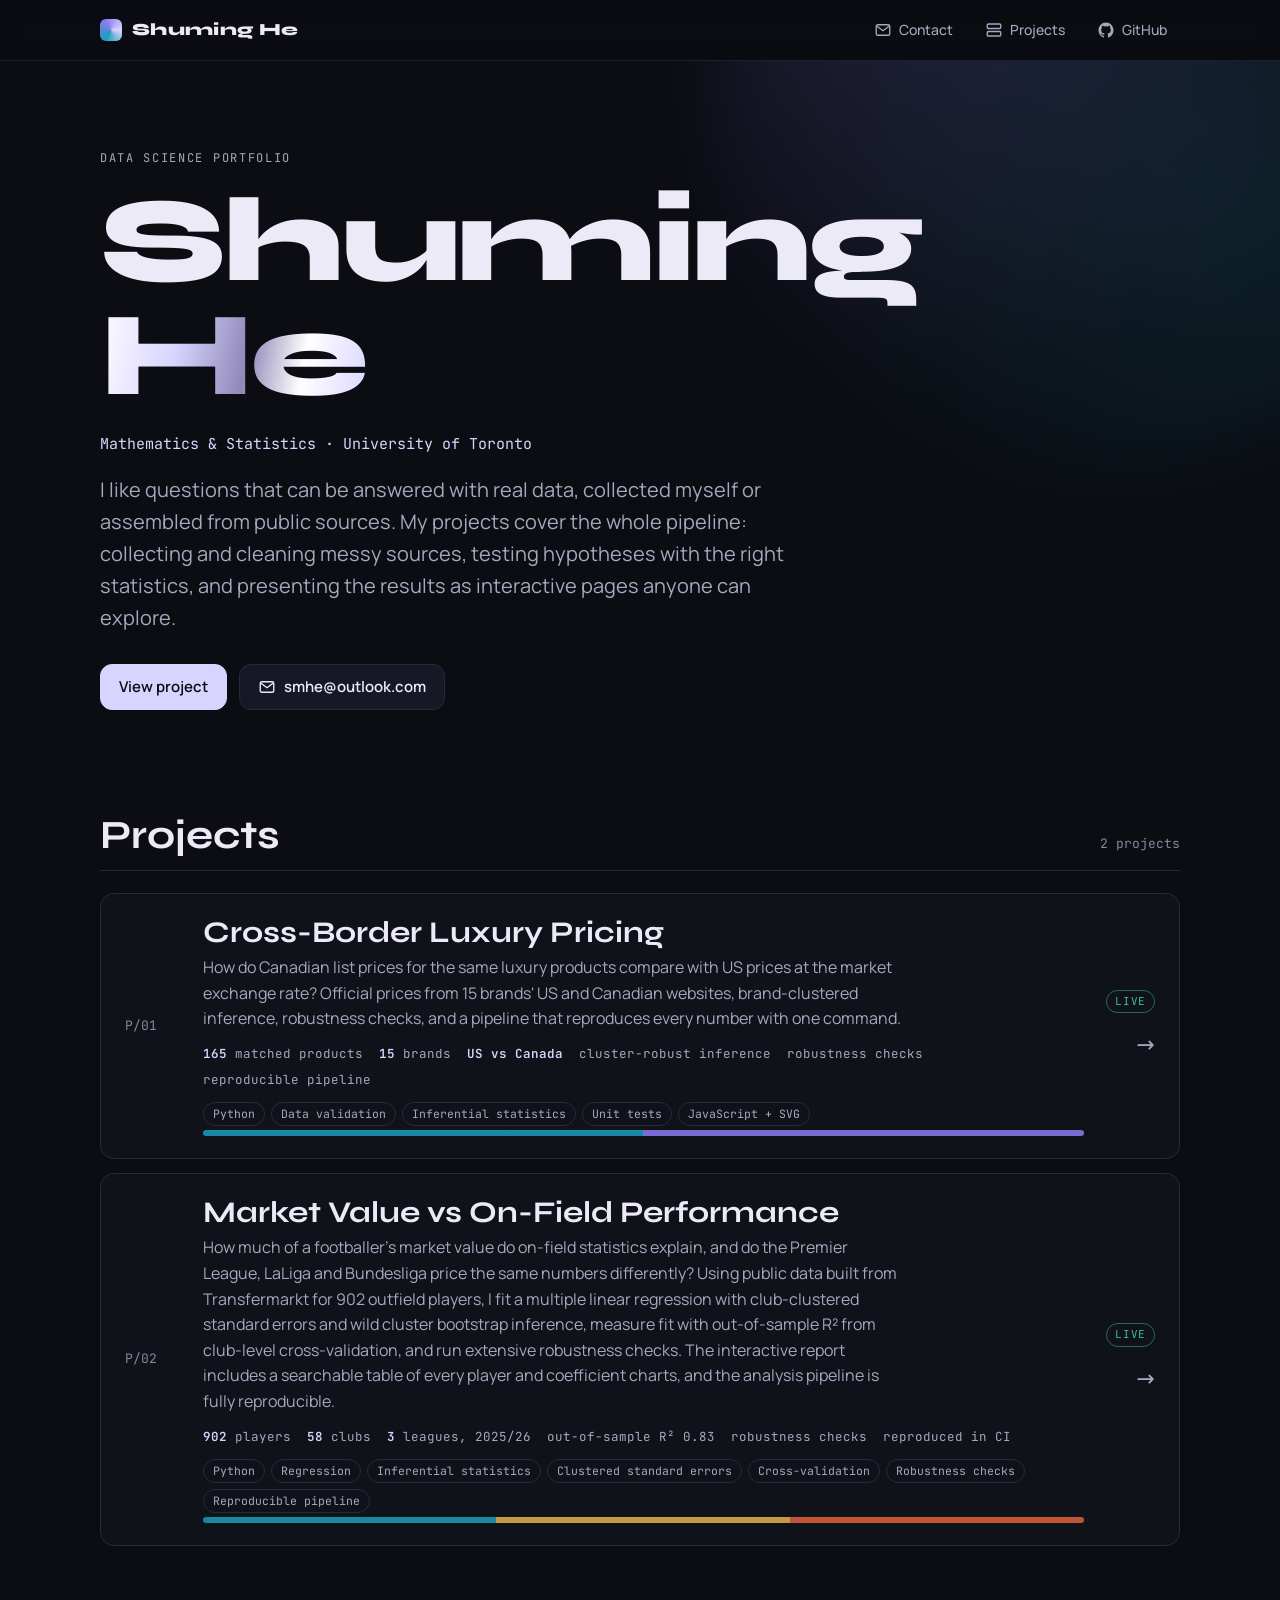
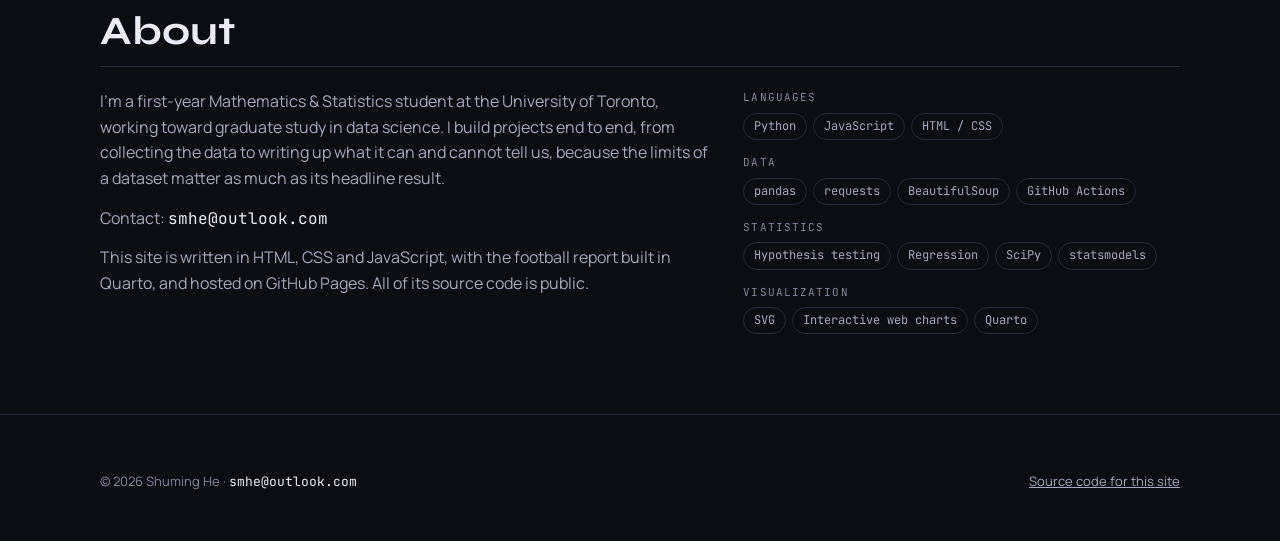
<file: index.html>
<!doctype html>
<html lang="en">
<head>
<meta charset="utf-8">
<meta name="viewport" content="width=device-width, initial-scale=1, viewport-fit=cover">
<title>Shuming He · Data Science Portfolio</title>
<meta name="description" content="Data science portfolio of Shuming He, Mathematics &amp; Statistics at the University of Toronto: statistics, data pipelines and interactive visualization projects.">
<meta property="og:type" content="website">
<meta property="og:url" content="https://shuming-he.github.io/">
<meta property="og:title" content="Shuming He · Data Science Portfolio">
<meta property="og:description" content="Projects in web scraping, inferential statistics and interactive visualization.">
<meta name="twitter:card" content="summary">
<link rel="stylesheet" href="assets/fonts/fonts.css">
<link rel="stylesheet" href="/assets/base.css">
<style>
/* Layout: name-first hero, then a project index styled like a dataset listing (rows with status + stack), then About. */
.hero { padding-block: 88px 48px; position: relative; overflow: hidden; }
.hero::before { content: ""; position: absolute; inset: -50% -15% auto auto; width: 760px; height: 760px; border-radius: 50%; background: radial-gradient(circle at 30% 30%, color-mix(in oklab, var(--ca) 36%, transparent), transparent 60%), radial-gradient(circle at 70% 65%, color-mix(in oklab, var(--us) 26%, transparent), transparent 62%); filter: blur(34px); opacity: .5; pointer-events: none; }
.hero > .wrap { position: relative; }
.hero h1 { font-family: var(--font-display); font-weight: 800; font-size: clamp(48px, 10vw, 120px); line-height: .95; letter-spacing: -.03em; margin: 16px 0 20px; }
.hero .role { font-family: var(--font-mono); font-size: clamp(13px, 1.6vw, 15px); color: var(--chrome); margin: 0 0 18px; }
.hero p.lede { font-size: clamp(17px, 2vw, 20px); color: var(--fg-2); max-width: 60ch; margin: 0 0 30px; }
.cta { display: flex; flex-wrap: wrap; gap: 12px; }

section.block { padding-block: 56px 8px; }
.sec-head { display: flex; align-items: baseline; justify-content: space-between; gap: 16px; flex-wrap: wrap; margin-bottom: 22px; border-bottom: 1px solid var(--line); padding-bottom: 14px; }
.sec-head h2 { font-family: var(--font-display); font-size: clamp(26px, 4vw, 40px); margin: 0; line-height: 1.05; }
.sec-head .count { font-family: var(--font-mono); font-size: 13px; color: var(--fg-3); }

.projects { display: grid; gap: 14px; }
.project { display: grid; grid-template-columns: 56px minmax(0, 1fr) auto; gap: 22px; align-items: center; padding: 22px 24px; border: 1px solid var(--line); border-radius: var(--radius); background: var(--surface); color: var(--fg); text-decoration: none; position: relative; transition: border-color .2s ease, transform .2s ease, background .2s ease; }
a.project:hover { border-color: var(--fg-3); background: var(--surface-2); transform: translateY(-2px); }
.project .idx { font-family: var(--font-mono); font-size: 13px; color: var(--fg-3); }
.project h3 { font-family: var(--font-display); font-size: clamp(22px, 3vw, 30px); margin: 0 0 6px; line-height: 1.1; }
.project p { margin: 0 0 12px; color: var(--fg-2); max-width: 70ch; }
.project .stack { display: flex; flex-wrap: wrap; gap: 6px; }
.project .stack span { font-family: var(--font-mono); font-size: 11.5px; color: var(--fg-2); border: 1px solid var(--line); border-radius: 999px; padding: 2px 9px; }
.project .snap { display: flex; flex-wrap: wrap; gap: 6px 16px; font-family: var(--font-mono); font-size: 12.5px; color: var(--fg-2); margin: 0 0 12px; }
.project .snap b { color: var(--chrome); font-weight: 600; }
.project .side { display: flex; flex-direction: column; align-items: flex-end; gap: 14px; }
.project .arrow { font-size: 22px; color: var(--fg-2); }
.project.soon { border-style: dashed; background: transparent; }
.project.soon h3 { color: var(--fg-2); }
.project .preview { width: 100%; height: 6px; border-radius: 3px; background: linear-gradient(90deg, var(--us) 0 50%, var(--ca) 50% 100%); opacity: .85; margin-top: 4px; }
.project .preview.football { background: linear-gradient(90deg, #1a9dbb 0 33.3%, #e8b04a 33.3% 66.6%, #e35f3d 66.6% 100%); }
@media (max-width: 680px) {
  .project { grid-template-columns: minmax(0, 1fr); gap: 10px; padding: 20px; }
  .project .side { flex-direction: row; align-items: center; justify-content: space-between; }
}

.about { display: grid; grid-template-columns: minmax(0, 1.4fr) minmax(0, 1fr); gap: 32px; }
@media (max-width: 760px) { .about { grid-template-columns: 1fr; } }
.email { font-family: var(--font-mono); color: var(--fg); user-select: all; }
.about p { color: var(--fg-2); margin: 0 0 14px; max-width: 62ch; }
.skills { display: grid; gap: 14px; }
.skills div { min-width: 0; }
.skills .k { font-family: var(--font-mono); font-size: 11px; color: var(--fg-3); letter-spacing: .1em; text-transform: uppercase; margin-bottom: 6px; }
.skills .chips { display: flex; flex-wrap: wrap; gap: 6px; }
.skills .chips span { font-family: var(--font-mono); font-size: 12px; border: 1px solid var(--line); border-radius: 999px; padding: 3px 10px; color: var(--fg-2); }
</style>
</head>
<body>
<nav class="site" aria-label="Site">
  <div class="wrap">
    <a class="logo" href="/"><span class="logo-mark" aria-hidden="true"></span><span>Shuming He</span></a>
    <div class="nav-actions">
      <a class="nav-btn" href="#contact"><svg viewBox="0 0 24 24" fill="none" stroke="currentColor" stroke-width="1.8" aria-hidden="true"><rect x="3" y="5" width="18" height="14" rx="2"/><path d="m4 7 8 6 8-6"/></svg><span class="lbl">Contact</span></a>
      <a class="nav-btn" href="#projects"><svg viewBox="0 0 24 24" fill="none" stroke="currentColor" stroke-width="1.8" aria-hidden="true"><rect x="3" y="4" width="18" height="6" rx="1.5"/><rect x="3" y="14" width="18" height="6" rx="1.5"/></svg><span class="lbl">Projects</span></a>
      <a class="nav-btn" href="https://github.com/shuming-he" rel="noopener"><svg viewBox="0 0 24 24" fill="currentColor" aria-hidden="true"><path d="M12 2C6.5 2 2 6.6 2 12.2c0 4.5 2.9 8.3 6.8 9.7.5.1.7-.2.7-.5v-1.7c-2.8.6-3.4-1.4-3.4-1.4-.5-1.2-1.1-1.5-1.1-1.5-.9-.6.1-.6.1-.6 1 .1 1.5 1.1 1.5 1.1.9 1.6 2.4 1.1 3 .9.1-.7.4-1.1.6-1.4-2.2-.3-4.6-1.1-4.6-5 0-1.1.4-2 1-2.7-.1-.3-.4-1.3.1-2.7 0 0 .8-.3 2.8 1a9.4 9.4 0 0 1 5 0c1.9-1.3 2.8-1 2.8-1 .5 1.4.2 2.4.1 2.7.6.7 1 1.6 1 2.7 0 3.9-2.3 4.7-4.6 5 .4.3.7.9.7 1.9v2.8c0 .3.2.6.7.5 4-1.4 6.8-5.2 6.8-9.7C22 6.6 17.5 2 12 2z"/></svg><span class="lbl">GitHub</span></a>
    </div>
  </div>
</nav>

<header class="hero">
  <div class="wrap">
    <div class="eyebrow">Data Science Portfolio</div>
    <h1>Shuming <span class="chrome">He</span></h1>
    <p class="role">Mathematics &amp; Statistics · University of Toronto</p>
    <p class="lede">I like questions that can be answered with real data, collected myself or assembled from public sources. My projects cover the whole pipeline: collecting and cleaning messy sources, testing hypotheses with the right statistics, and presenting the results as interactive pages anyone can explore.</p>
    <div class="cta">
      <a class="btn solid" href="/bag-arbitrage/">View project</a>
      <a class="btn" href="mailto:smhe@outlook.com"><svg viewBox="0 0 24 24" fill="none" stroke="currentColor" stroke-width="1.8" aria-hidden="true"><rect x="3" y="5" width="18" height="14" rx="2"/><path d="m4 7 8 6 8-6"/></svg>smhe@outlook.com</a>
    </div>
  </div>
</header>

<main>
  <section class="block wrap" id="projects">
    <div class="sec-head"><h2>Projects</h2><span class="count">2 projects</span></div>
    <div class="projects">
      <a class="project" href="/bag-arbitrage/">
        <span class="idx">P/01</span>
        <div>
          <h3>Cross-Border Luxury Pricing</h3>
          <p>How do Canadian list prices for the same luxury products compare with US prices at the market exchange rate? Official prices from 15 brands' US and Canadian websites, brand-clustered inference, robustness checks, and a pipeline that reproduces every number with one command.</p>
          <div class="snap"><span><b>165</b> matched products</span><span><b>15</b> brands</span><span><b>US vs Canada</b></span><span>cluster-robust inference</span><span>robustness checks</span><span>reproducible pipeline</span></div>
          <div class="stack"><span>Python</span><span>Data validation</span><span>Inferential statistics</span><span>Unit tests</span><span>JavaScript + SVG</span></div>
          <div class="preview" aria-hidden="true"></div>
        </div>
        <div class="side"><span class="tag live">Live</span><span class="arrow" aria-hidden="true">→</span></div>
      </a>
      <a class="project" href="/football-value/">
        <span class="idx">P/02</span>
        <div>
          <h3>Market Value vs On-Field Performance</h3>
          <p>How much of a footballer's market value do on-field statistics explain, and do the Premier League, LaLiga and Bundesliga price the same numbers differently? Using public data built from Transfermarkt for 902 outfield players, I fit a multiple linear regression with club-clustered standard errors and wild cluster bootstrap inference, measure fit with out-of-sample R² from club-level cross-validation, and run extensive robustness checks. The interactive report includes a searchable table of every player and coefficient charts, and the analysis pipeline is fully reproducible.</p>
          <div class="snap"><span><b>902</b> players</span><span><b>58</b> clubs</span><span><b>3</b> leagues, 2025/26</span><span>out-of-sample R² 0.83</span><span>robustness checks</span><span>reproduced in CI</span></div>
          <div class="stack"><span>Python</span><span>Regression</span><span>Inferential statistics</span><span>Clustered standard errors</span><span>Cross-validation</span><span>Robustness checks</span><span>Reproducible pipeline</span></div>
          <div class="preview football" aria-hidden="true"></div>
        </div>
        <div class="side"><span class="tag live">Live</span><span class="arrow" aria-hidden="true">→</span></div>
      </a>
    </div>
  </section>

  <section class="block wrap" id="about">
    <div class="sec-head"><h2>About</h2></div>
    <div class="about">
      <div>
        <p>I'm a first-year Mathematics &amp; Statistics student at the University of Toronto, working toward graduate study in data science. I build projects end to end, from collecting the data to writing up what it can and cannot tell us, because the limits of a dataset matter as much as its headline result.</p>
        <p id="contact">Contact: <span class="email">smhe@outlook.com</span></p>
        <p>This site is written in HTML, CSS and JavaScript, with the football report built in Quarto, and hosted on GitHub Pages. All of its source code is public.</p>
      </div>
      <div class="skills">
        <div><div class="k">Languages</div><div class="chips"><span>Python</span><span>JavaScript</span><span>HTML / CSS</span></div></div>
        <div><div class="k">Data</div><div class="chips"><span>pandas</span><span>requests</span><span>BeautifulSoup</span><span>GitHub Actions</span></div></div>
        <div><div class="k">Statistics</div><div class="chips"><span>Hypothesis testing</span><span>Regression</span><span>SciPy</span><span>statsmodels</span></div></div>
        <div><div class="k">Visualization</div><div class="chips"><span>SVG</span><span>Interactive web charts</span><span>Quarto</span></div></div>
      </div>
    </div>
  </section>
</main>

<footer class="site">
  <div class="wrap">
    <span>© 2026 Shuming He · <span class="email">smhe@outlook.com</span></span>
    <span><a href="https://github.com/shuming-he/shuming-he.github.io" rel="noopener">Source code for this site</a></span>
  </div>
</footer>
<script src="/assets/site.js"></script>
</body>
</html>
</file>
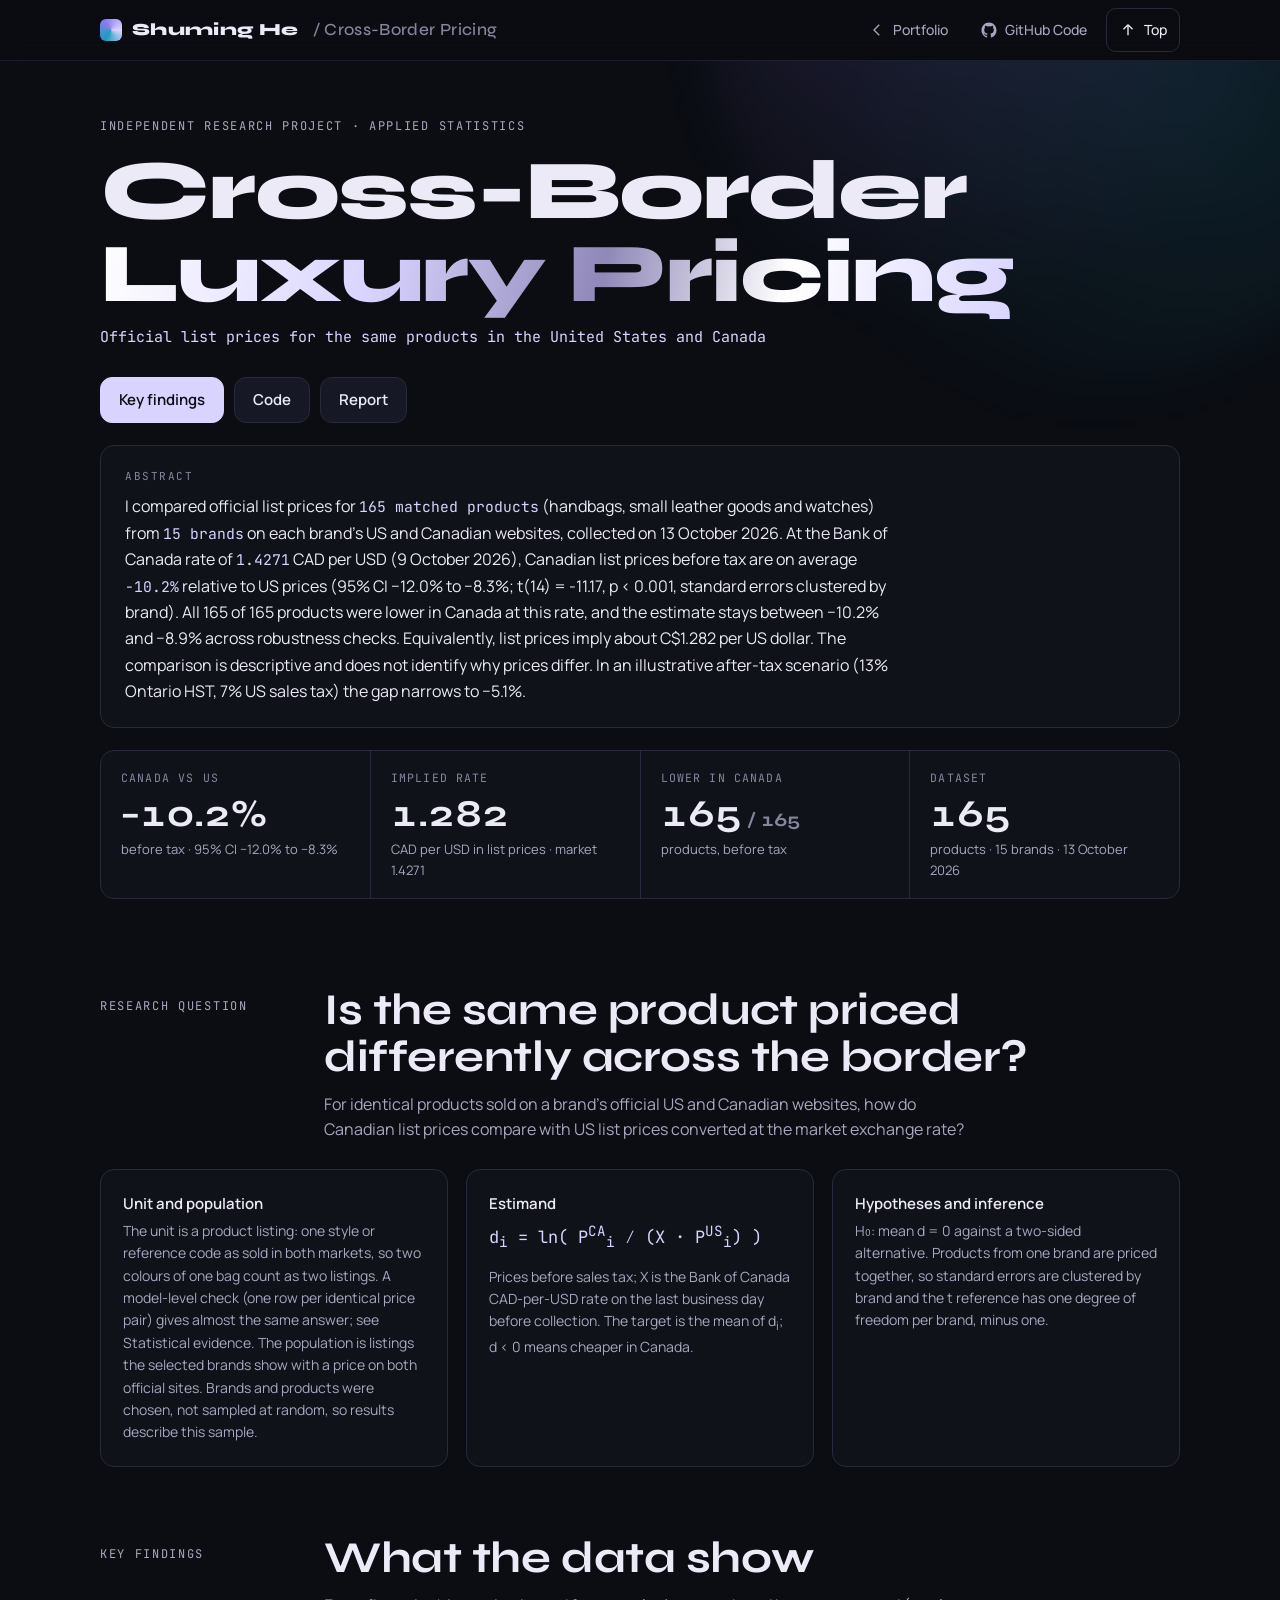
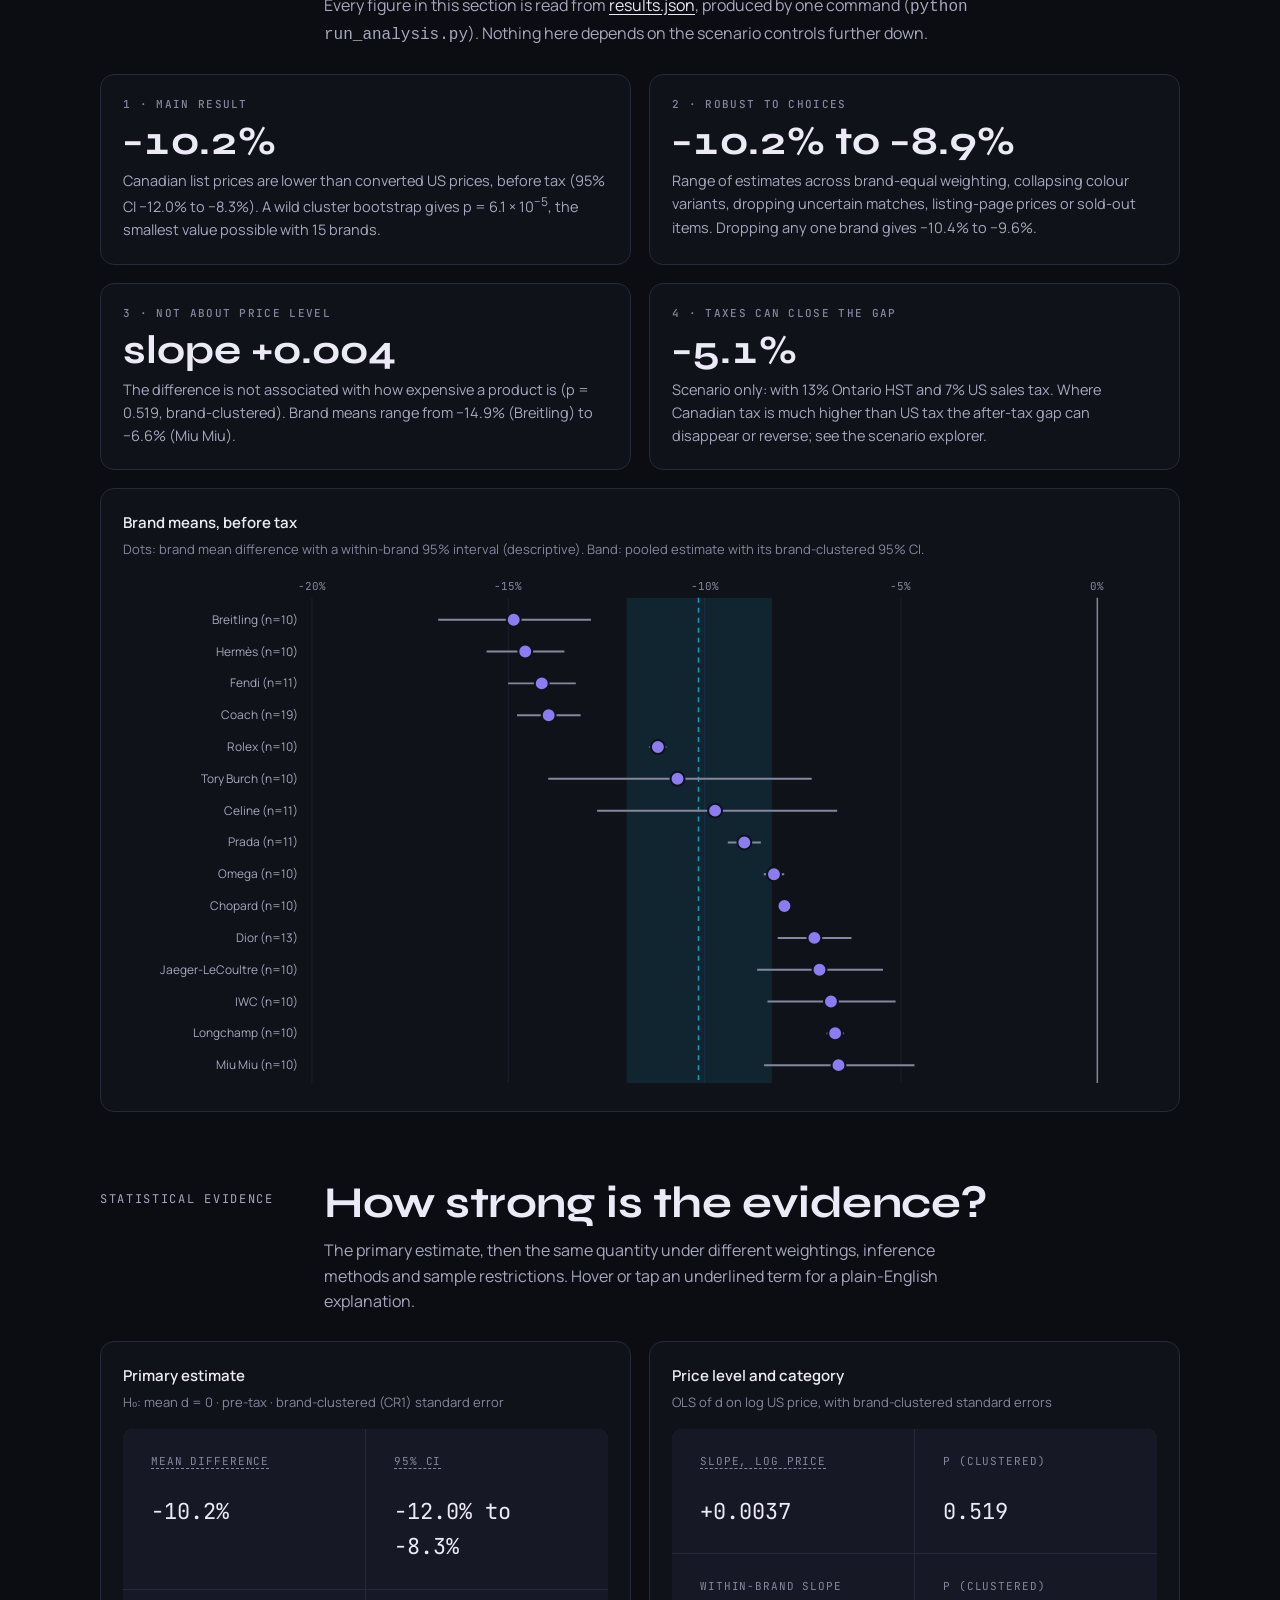
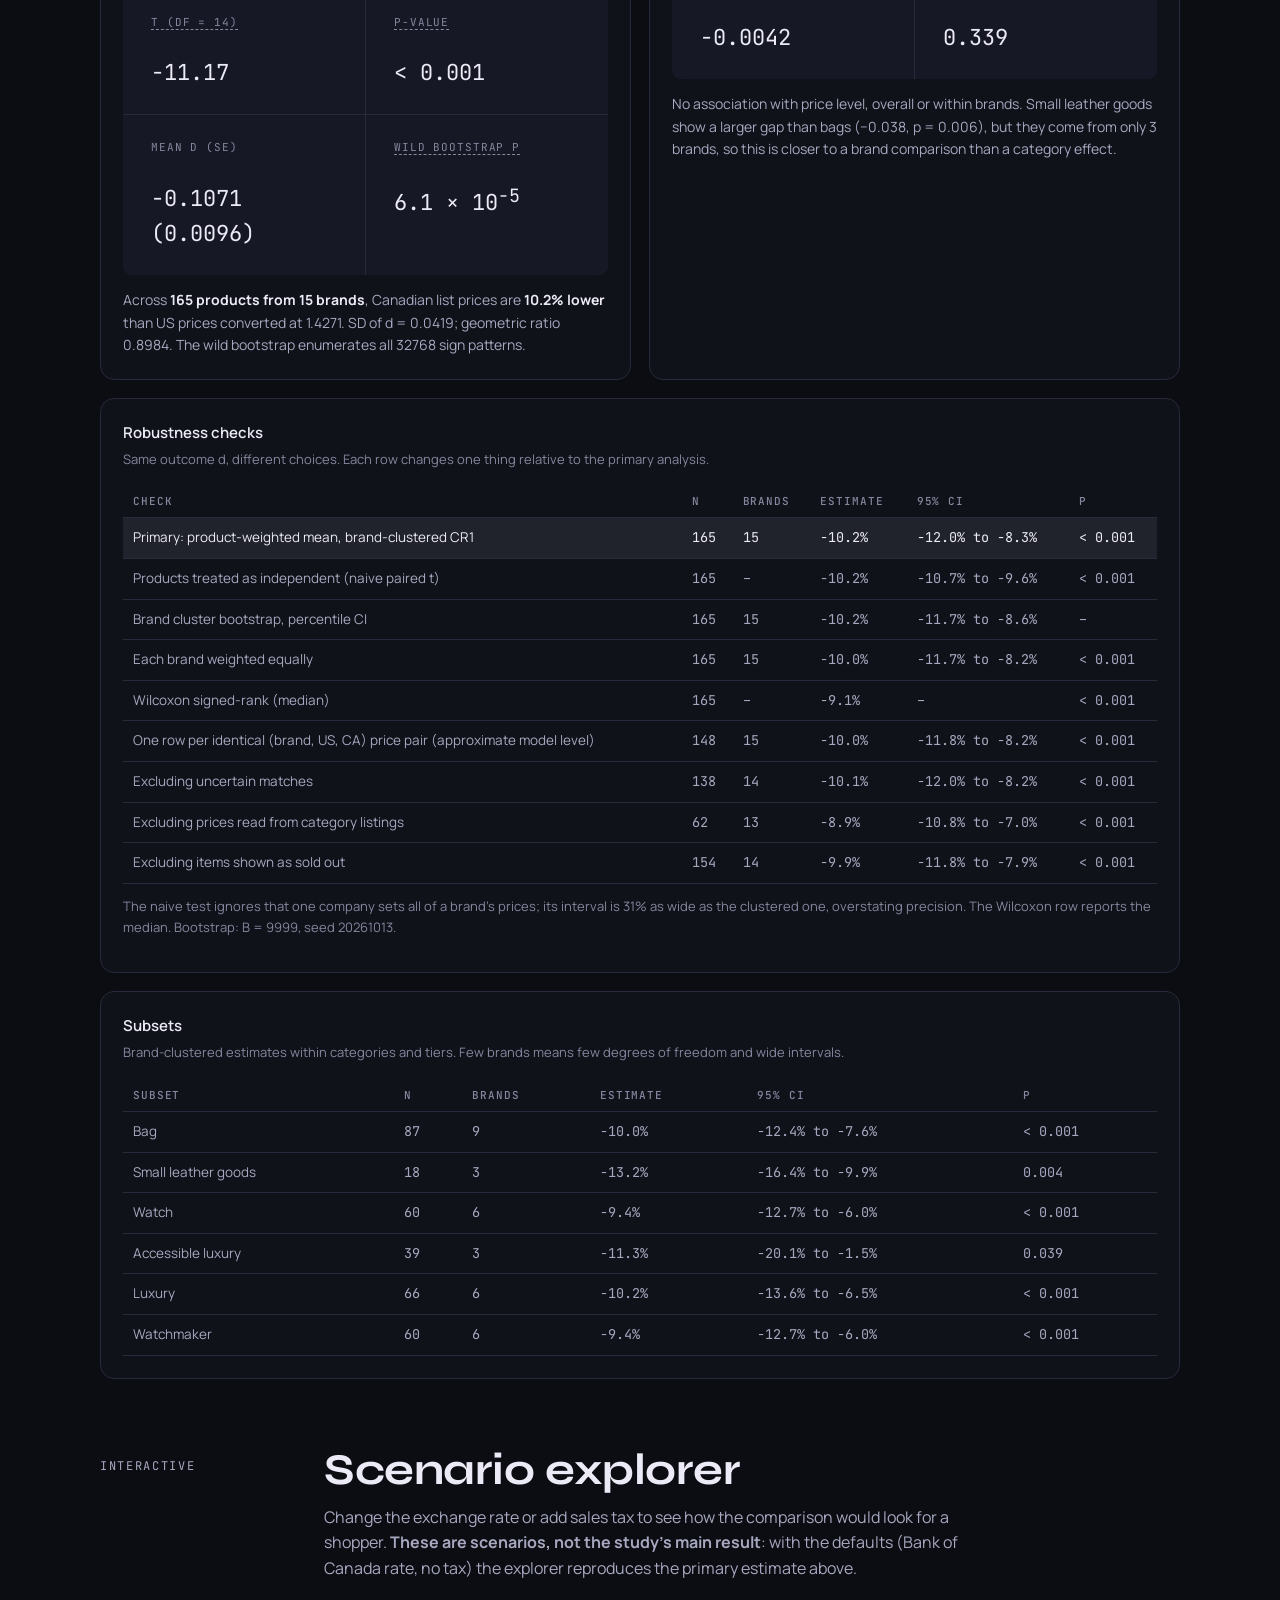
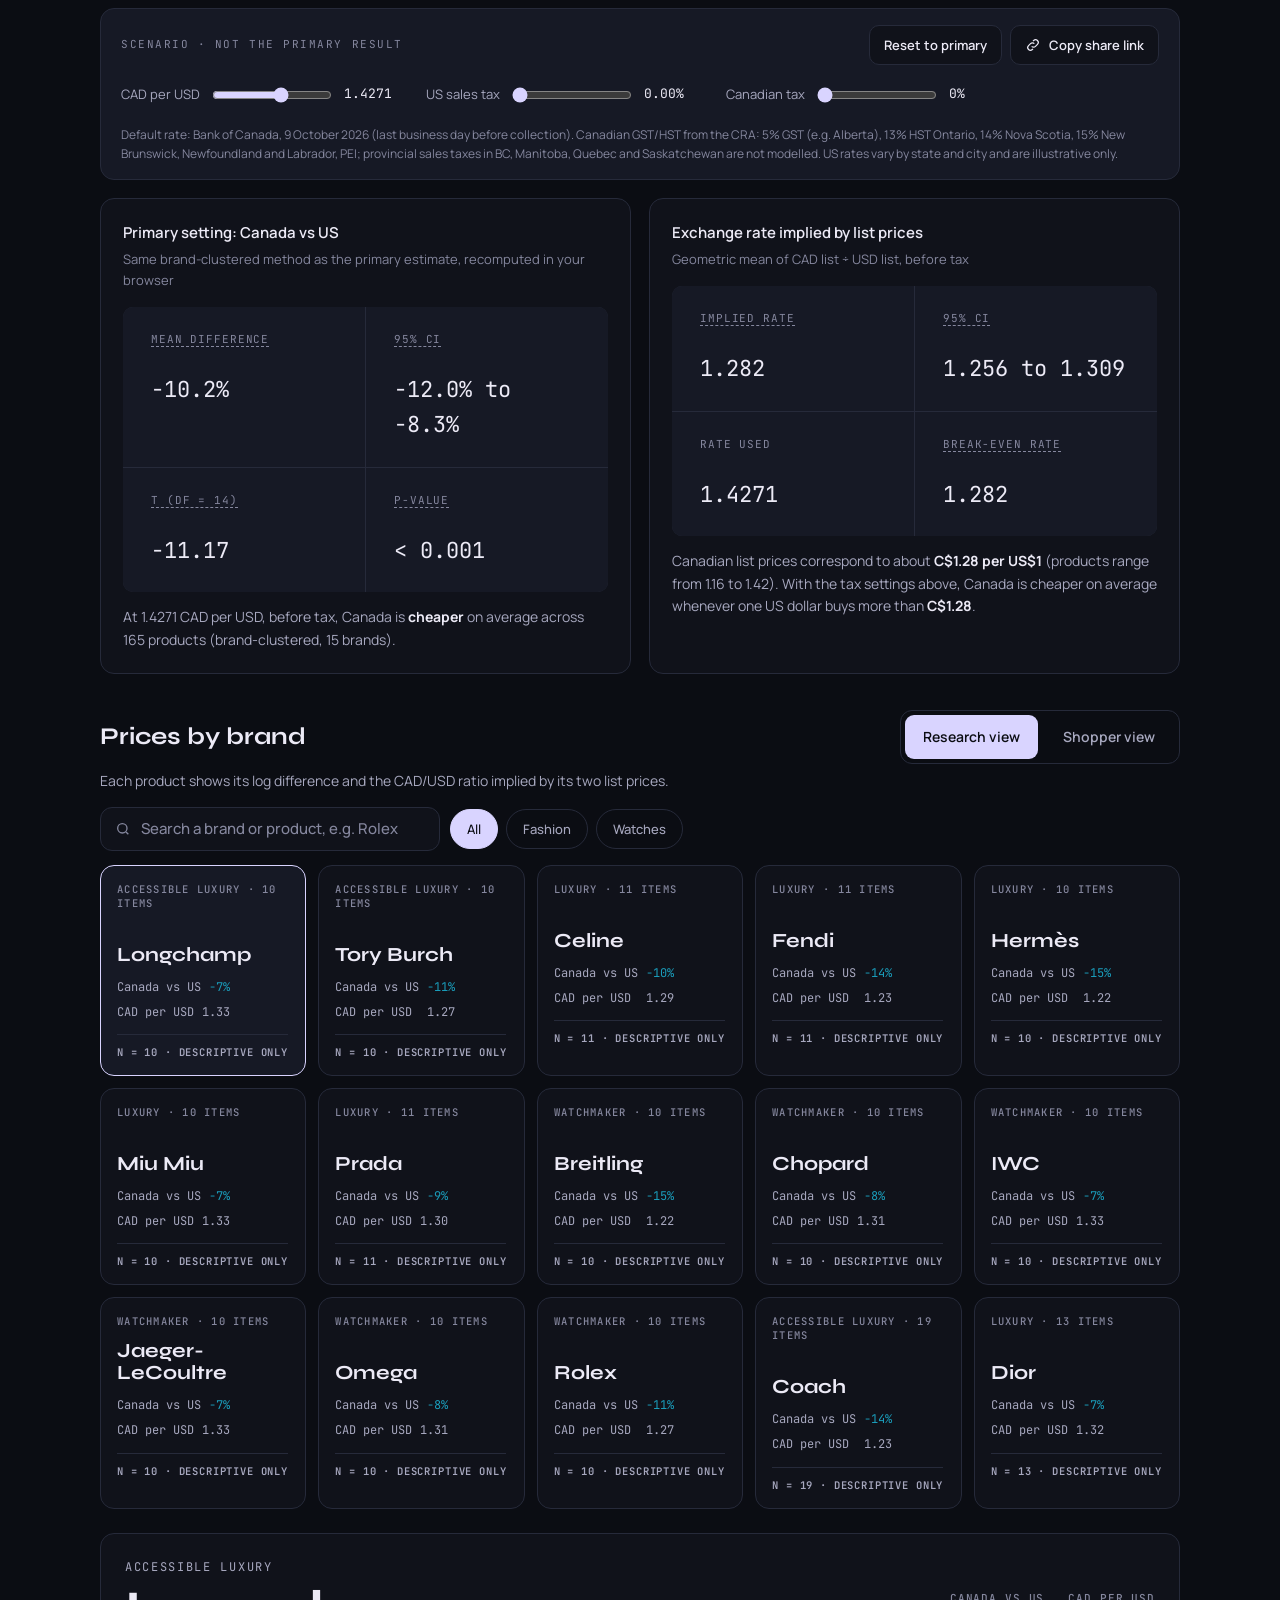
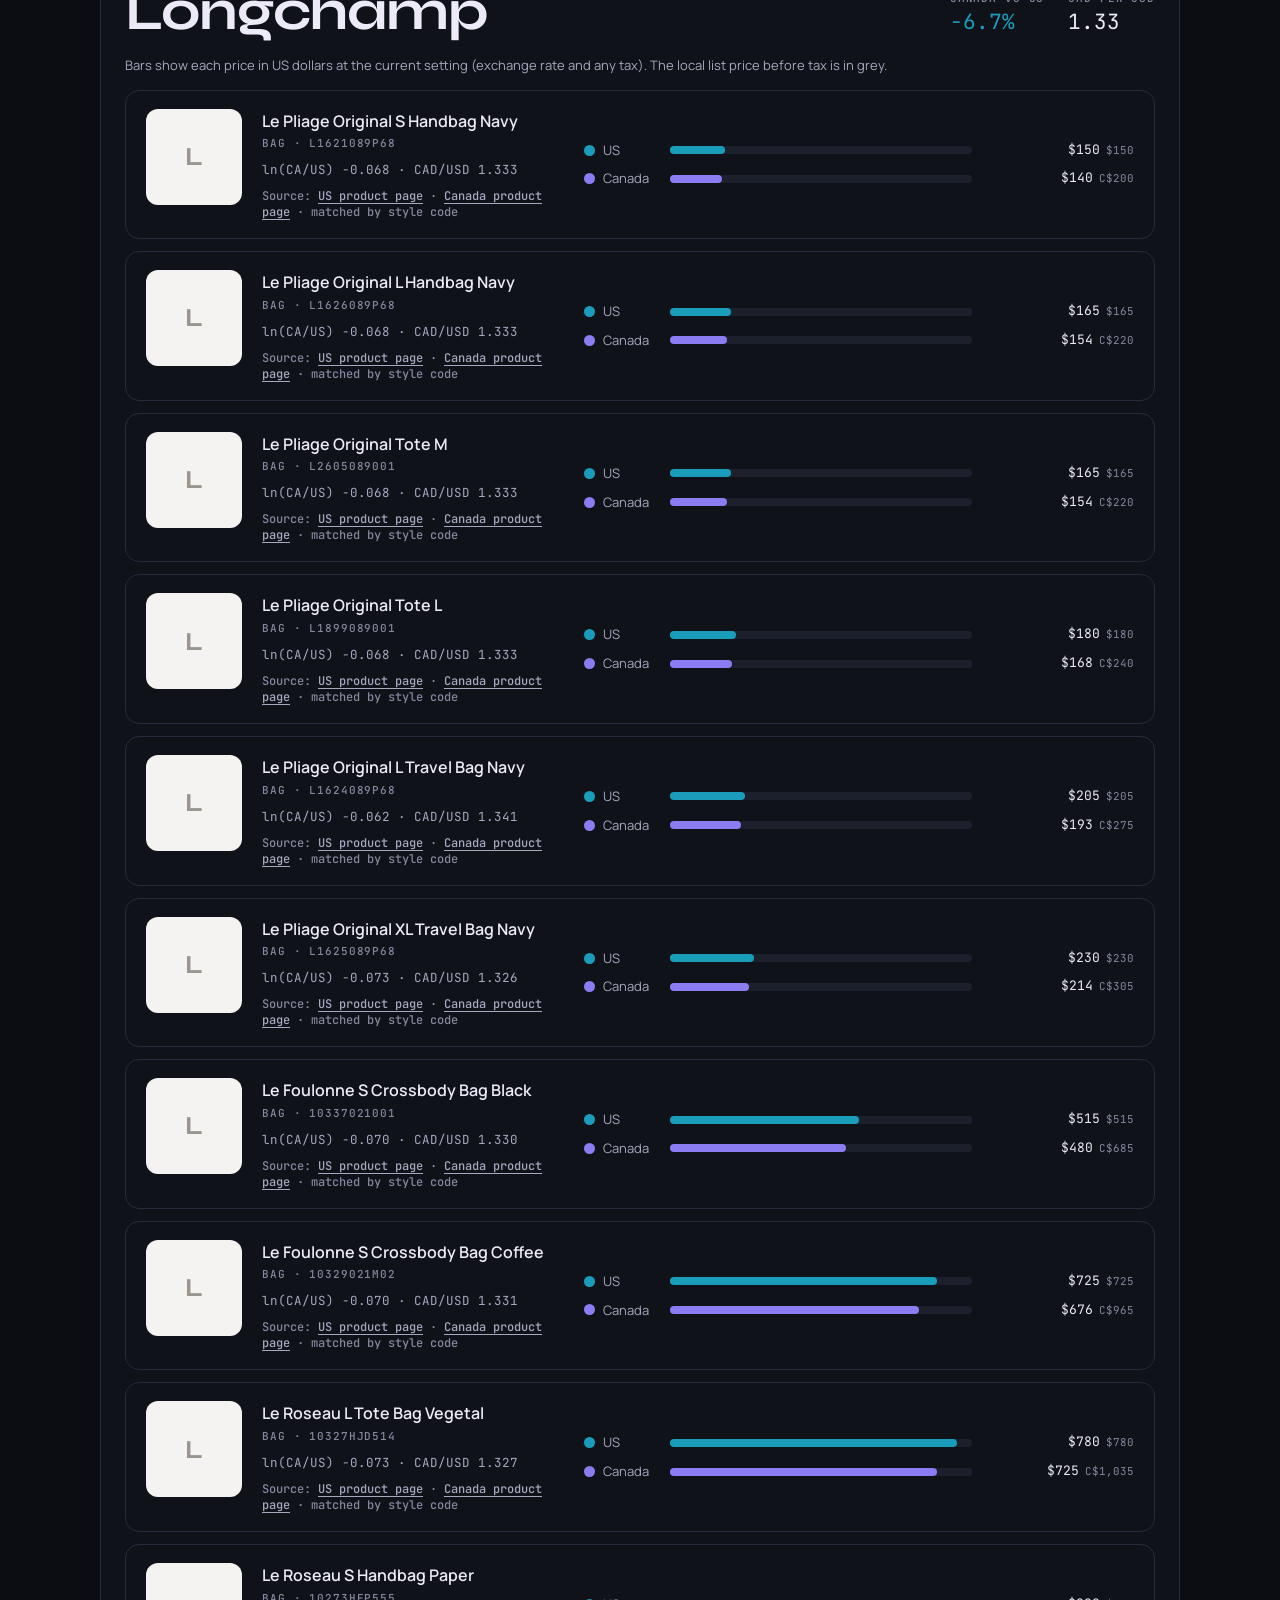
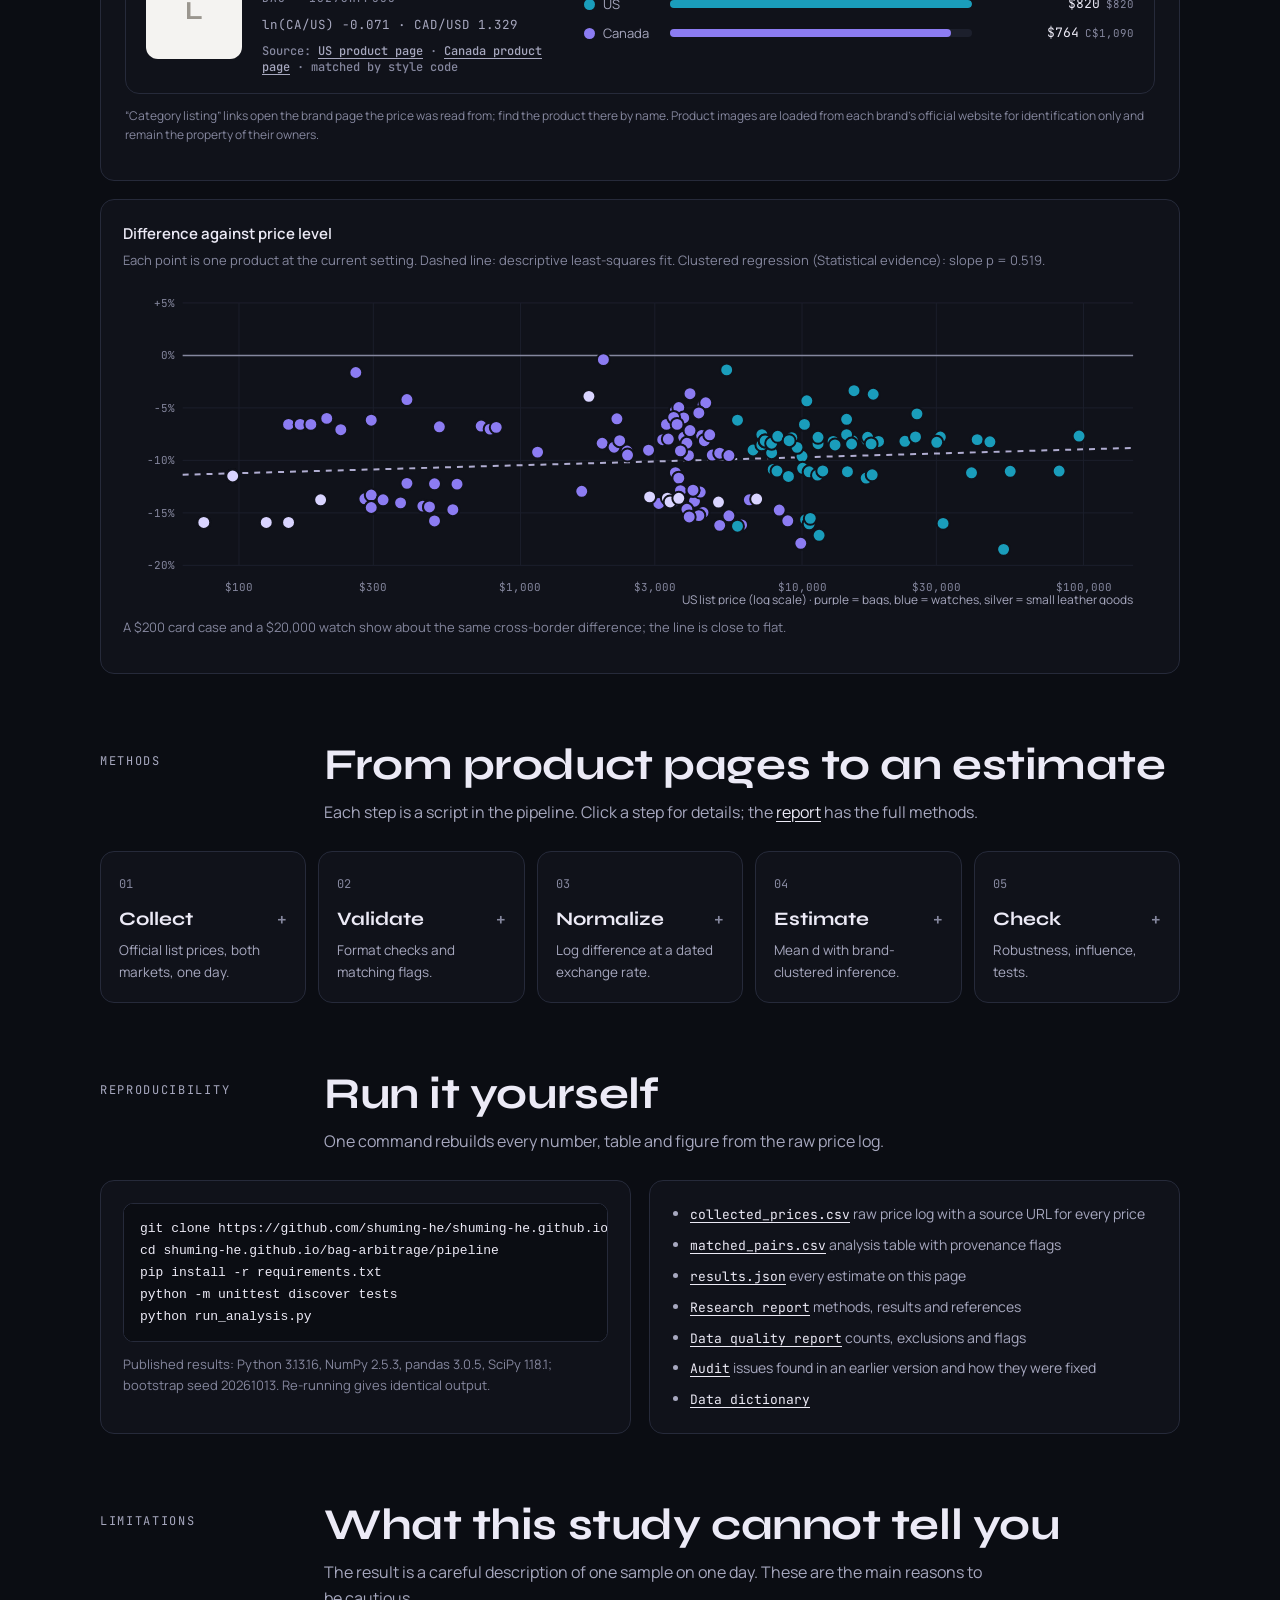
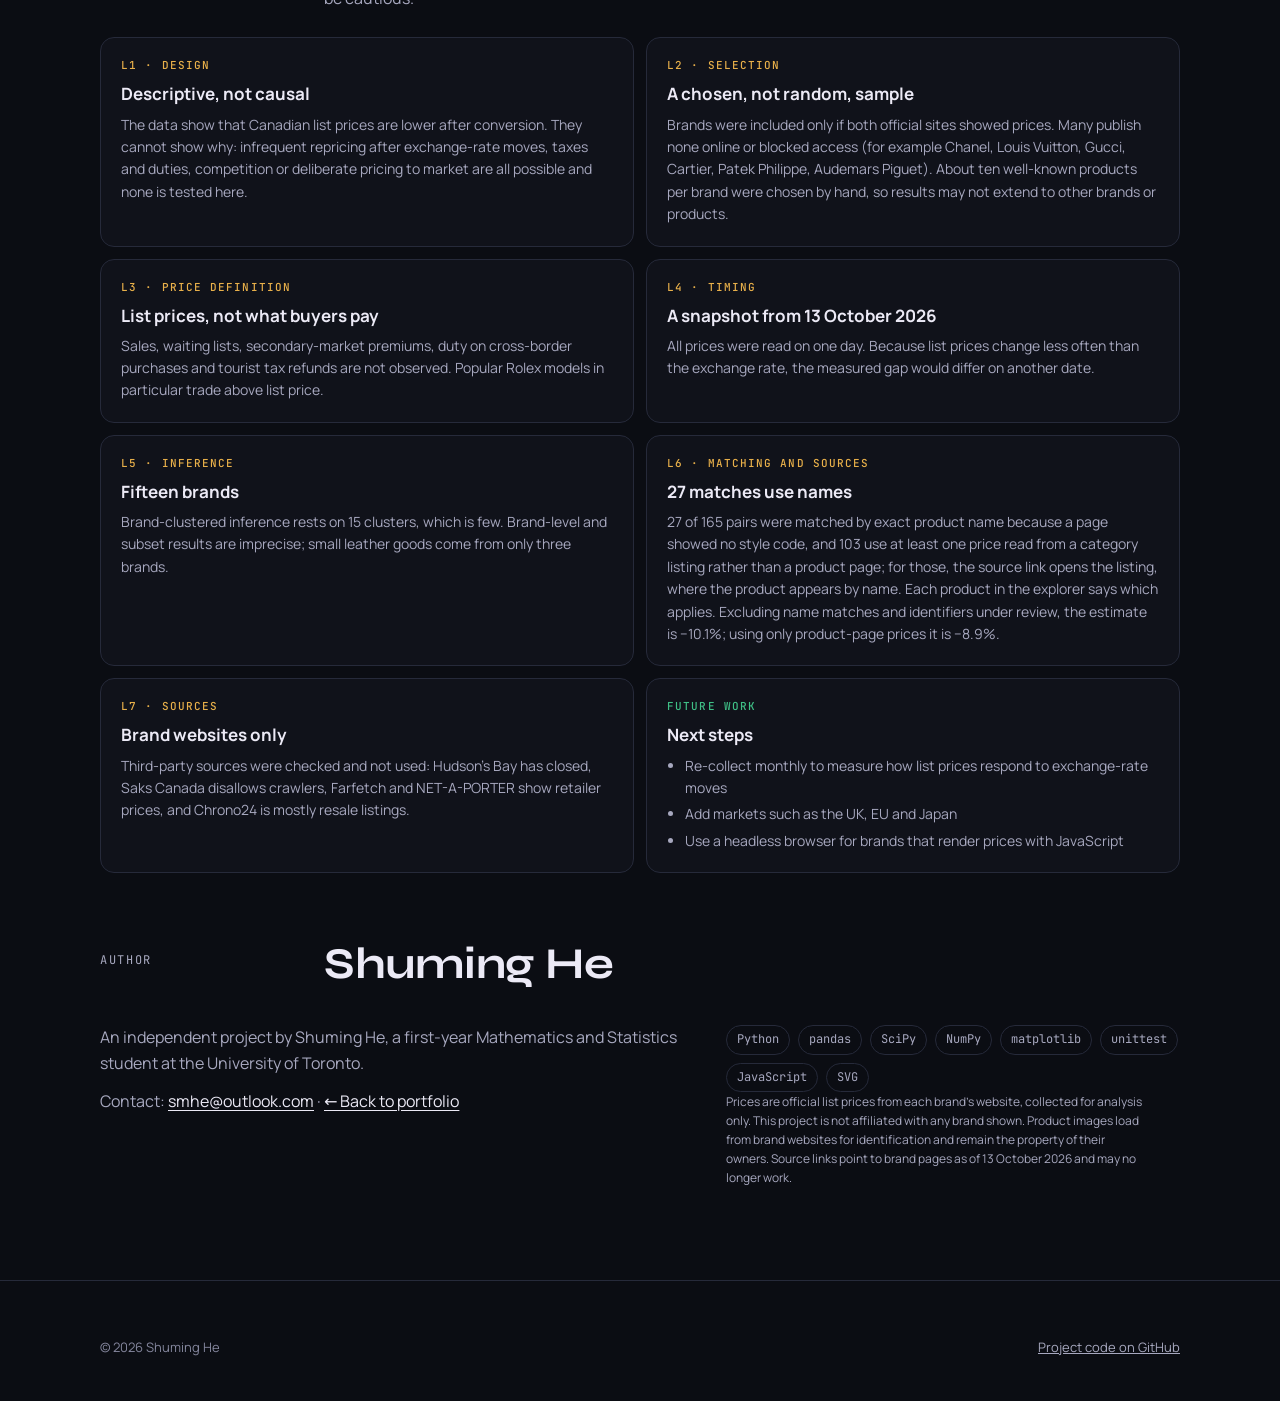
<file: bag-arbitrage/index.html>
<!doctype html>
<html lang="en">
<head>
<meta charset="utf-8">
<meta name="viewport" content="width=device-width, initial-scale=1, viewport-fit=cover">
<title>Cross-Border Luxury Pricing · Shuming He</title>
<meta name="description" content="Independent statistics project by Shuming He: official US and Canadian list prices for 165 matched luxury products from 15 brands, with brand-clustered inference, robustness checks and a reproducible pipeline.">
<meta property="og:type" content="website">
<meta property="og:url" content="https://shuming-he.github.io/bag-arbitrage/">
<meta property="og:title" content="Cross-Border Luxury Pricing · US vs Canada">
<meta property="og:description" content="How do Canadian list prices for the same luxury products compare with US prices at the market exchange rate? 165 matched products, 15 brands, reproducible analysis.">
<meta name="twitter:card" content="summary">
<link rel="stylesheet" href="../assets/fonts/fonts.css">
<link rel="stylesheet" href="/assets/base.css">
<style>
/* Layout: research-paper order (question, findings, evidence) first; the interactive scenario explorer comes after.
   Shopper view only changes how products are described inside the explorer. */

.hero { padding-block: 56px 28px; position: relative; overflow: hidden; }
.hero::before { content: ""; position: absolute; inset: -45% -12% auto auto; width: 720px; height: 720px; border-radius: 50%; background: radial-gradient(circle at 30% 30%, color-mix(in oklab, var(--ca) 36%, transparent), transparent 60%), radial-gradient(circle at 70% 60%, color-mix(in oklab, var(--us) 26%, transparent), transparent 62%); filter: blur(30px); opacity: .5; pointer-events: none; }
.hero::before { transform: translateY(var(--py, 0px)); will-change: transform; }
.hero > .wrap { position: relative; }
.hero h1 { font-family: var(--font-display); font-weight: 800; line-height: .98; letter-spacing: -.02em; font-size: clamp(40px, 7vw, 84px); margin: 14px 0 10px; text-wrap: balance; }
.hero .subtitle { font-family: var(--font-mono); font-size: clamp(13px, 1.6vw, 15px); color: var(--chrome); margin: 0 0 28px; }

.head-grid { display: grid; grid-template-columns: minmax(0, 1fr) 300px; gap: 16px; align-items: stretch; }
@media (max-width: 860px) { .head-grid { grid-template-columns: 1fr; } }
.abstract { background: var(--surface); border: 1px solid var(--line); border-radius: var(--radius); padding: 22px 24px; min-width: 0; }
.abstract .k { font-family: var(--font-mono); font-size: 11px; letter-spacing: .14em; text-transform: uppercase; color: var(--fg-3); margin-bottom: 8px; }
.abstract p { margin: 0; color: var(--fg); font-size: 16px; line-height: 1.65; max-width: 78ch; }
.abstract .n { font-family: var(--font-mono); font-size: .92em; color: var(--chrome); white-space: nowrap; }

.mode-panel { background: var(--surface); border: 1px solid var(--line); border-radius: var(--radius); padding: 20px; display: flex; flex-direction: column; gap: 12px; min-width: 0; }
.mode-panel .k { font-family: var(--font-mono); font-size: 11px; letter-spacing: .14em; text-transform: uppercase; color: var(--fg-3); }
.seg { display: grid; grid-template-columns: 1fr 1fr; background: var(--bg); border: 1px solid var(--line); border-radius: 12px; padding: 4px; gap: 4px; }
.seg button { min-height: 44px; border: 0; border-radius: 9px; background: transparent; color: var(--fg-2); font-weight: 600; font-size: 14px; cursor: pointer; }
.seg button[aria-pressed=true] { background: var(--chrome); color: var(--bg); }
.mode-desc { font-size: 13px; color: var(--fg-2); margin: 0; }

.notice-proto { margin-top: 16px; display: grid; grid-template-columns: auto minmax(0, 1fr); gap: 14px; align-items: start; padding: 16px 20px; border-radius: var(--radius); border: 1px solid color-mix(in oklab, var(--good) 45%, transparent); background: color-mix(in oklab, var(--good) 8%, transparent); }
.notice-proto svg { width: 22px; height: 22px; color: var(--good); margin-top: 2px; }
.notice-proto b { color: var(--fg); }
.notice-proto p { margin: 0; color: var(--fg-2); font-size: 14.5px; }
.notice-proto a { white-space: nowrap; }

.pipeline { display: flex; flex-wrap: wrap; align-items: center; gap: 8px; margin-top: 18px; font-family: var(--font-mono); font-size: 12.5px; }
.pipeline .step { padding: 6px 12px; border-radius: 999px; border: 1px solid var(--chrome); color: var(--fg); background: color-mix(in oklab, var(--chrome) 12%, transparent); animation: lit .35s ease-out both; }
.pipeline .sep { color: var(--fg-3); animation: lit .35s ease-out both; }
.pipeline .step:nth-of-type(1) { animation-delay: .05s; }
.pipeline .sep:nth-of-type(1) { animation-delay: .3s; }
.pipeline .step:nth-of-type(2) { animation-delay: .4s; }
.pipeline .sep:nth-of-type(2) { animation-delay: .65s; }
.pipeline .step:nth-of-type(3) { animation-delay: .75s; }
.pipeline .sep:nth-of-type(3) { animation-delay: 1s; }
.pipeline .step:nth-of-type(4) { animation-delay: 1.1s; }
.pipeline .done { color: var(--fg-3); margin-left: 6px; animation: lit .3s ease-out 1.4s both; }
@keyframes lit { from { opacity: .25; border-color: var(--line); background: transparent; } }

.stats { display: grid; grid-template-columns: repeat(4, minmax(0, 1fr)); gap: 1px; background: var(--line); border: 1px solid var(--line); border-radius: var(--radius); overflow: hidden; margin-top: 22px; }
.stat { background: var(--surface); padding: 18px 20px; min-width: 0; }
.stat .k { font-size: 11.5px; color: var(--fg-3); text-transform: uppercase; letter-spacing: .1em; font-family: var(--font-mono); }
.stat .v { font-family: var(--font-display); font-size: clamp(26px, 4vw, 38px); font-weight: 700; line-height: 1.1; margin-top: 6px; font-variant-numeric: tabular-nums; }
.stat .s { font-size: 13px; color: var(--fg-2); margin-top: 4px; }
@media (max-width: 860px) { .stats { grid-template-columns: repeat(2, minmax(0, 1fr)); } }

.ticker { border-block: 1px solid var(--line); background: var(--surface); overflow-x: auto; white-space: nowrap; scrollbar-width: none; }
.ticker::-webkit-scrollbar { display: none; }
.ticker-track { display: inline-flex; gap: 40px; padding: 12px 24px; }
@keyframes tick { from { transform: translateX(0); } to { transform: translateX(-100%); } }
.tick { font-family: var(--font-mono); font-size: 13px; color: var(--fg-2); display: inline-flex; gap: 10px; align-items: baseline; }
.tick b { color: var(--fg); font-weight: 500; }
.up { color: var(--cn); } .down { color: var(--us); }

main { display: flex; flex-direction: column; }
main > section { width: 100%; min-width: 0; }
.mode-research .consumer-only { display: none !important; }
body:not(.mode-research) .research-only { display: none !important; }

section.block { padding-block: 60px 8px; }
.sec-head { display: grid; grid-template-columns: 200px minmax(0, 1fr); gap: 24px; margin-bottom: 26px; }
.sec-head .eyebrow { padding-top: 10px; }
.sec-head h2 { font-family: var(--font-display); font-weight: 700; font-size: clamp(28px, 4vw, 44px); line-height: 1.05; margin: 0 0 12px; letter-spacing: -.01em; text-wrap: balance; }
.sec-head p { margin: 0; color: var(--fg-2); max-width: 66ch; }
@media (max-width: 760px) { .sec-head { grid-template-columns: minmax(0, 1fr); gap: 6px; } .sec-head .eyebrow { padding-top: 0; } }

.module { background: var(--surface); border: 1px solid var(--line); border-radius: var(--radius); padding: 22px; min-width: 0; }
.module-title { font-weight: 600; font-size: 15px; margin: 0 0 4px; }
.module-sub { font-size: 13px; color: var(--fg-3); margin: 0 0 16px; }

.assume { display: flex; flex-wrap: wrap; gap: 14px 28px; align-items: center; padding: 16px 20px; background: var(--surface-2); border: 1px solid var(--line); border-radius: var(--radius); }
.assume .ttl { font-family: var(--font-mono); font-size: 11px; letter-spacing: .14em; text-transform: uppercase; color: var(--fg-3); flex-basis: 100%; display: flex; justify-content: space-between; align-items: center; gap: 10px 12px; flex-wrap: wrap; }
.assume label { font-size: 13px; color: var(--fg-2); display: flex; align-items: center; gap: 10px; }
.assume output { font-family: var(--font-mono); color: var(--fg); min-width: 54px; display: inline-block; }
input[type=range] { accent-color: var(--chrome); width: 120px; height: 28px; }
.assume .hint { font-size: 12px; color: var(--fg-3); flex-basis: 100%; }
.share { display: inline-flex; align-items: center; gap: 8px; min-height: 40px; padding: 0 14px; border-radius: 10px; border: 1px solid var(--line); background: var(--surface); color: var(--fg); font: 600 13px var(--font-body); letter-spacing: 0; text-transform: none; cursor: pointer; white-space: nowrap; }
.share:hover { border-color: var(--fg-3); }
.share svg { width: 16px; height: 16px; }
@media (max-width: 480px) { .assume label { width: 100%; justify-content: space-between; } input[type=range] { flex: 1; width: auto; } }

.chips { display: flex; flex-wrap: wrap; gap: 8px; margin-bottom: 14px; }
.chip { font: 500 13px var(--font-body); color: var(--fg-2); background: transparent; border: 1px solid var(--line); border-radius: 999px; padding: 0 16px; min-height: 40px; cursor: pointer; }
.chip:hover { color: var(--fg); border-color: var(--fg-3); }
.chip[aria-pressed=true] { color: var(--bg); background: var(--chrome); border-color: var(--chrome); }
.search-row { display: flex; flex-wrap: wrap; gap: 10px; align-items: center; margin-bottom: 14px; }
.search-row .chips { margin-bottom: 0; }
.search { flex: 0 1 340px; min-width: 0; display: flex; align-items: center; gap: 8px; min-height: 44px; padding: 0 14px; border: 1px solid var(--line); border-radius: 12px; background: var(--surface); transition: flex-basis .4s ease-out, border-color .3s ease-out, box-shadow .3s ease-out; }
.search:focus-within { flex-basis: 100%; border-color: var(--chrome); box-shadow: 0 0 0 3px color-mix(in oklab, var(--chrome) 18%, transparent); }
@media (max-width: 600px) { .search { flex-basis: 100%; } }
.search svg { width: 16px; height: 16px; color: var(--fg-3); flex: none; }
.search input { flex: 1; min-width: 0; border: 0; outline: 0; background: transparent; color: var(--fg); font: 500 15px var(--font-body); }
.search input::placeholder { color: var(--fg-3); }
.search-count { font: 500 12px var(--font-mono); color: var(--fg-3); }
.empty { color: var(--fg-3); font-size: 14px; padding: 18px 0; grid-column: 1 / -1; }
.watch-note { font-size: 13px; color: var(--fg-3); margin: 0 0 14px; max-width: 80ch; }

.brands { display: grid; grid-template-columns: repeat(5, minmax(0, 1fr)); gap: 12px; }
@media (max-width: 980px) { .brands { grid-template-columns: repeat(3, minmax(0, 1fr)); } }
@media (max-width: 600px) { .brands { grid-template-columns: repeat(2, minmax(0, 1fr)); } }
.brand-card { text-align: left; color: var(--fg); background: var(--surface); border: 1px solid var(--line); border-radius: var(--radius); padding: 16px; cursor: pointer; display: flex; flex-direction: column; gap: 12px; min-width: 0; transition: transform .3s ease-out, box-shadow .3s ease-out, border-color .3s ease-out, background .3s ease-out, opacity .3s ease-out; }
.brand-card .bname { transition: color .3s ease-out; }
@media (hover: hover) { .brand-card:hover { transform: translateY(-6px); box-shadow: 0 16px 34px rgba(0, 0, 0, .5); border-color: var(--fg-3); background: var(--surface-2); } .brand-card:hover .bname { color: var(--chrome); } }
.brand-card.pressed { transform: translateY(-6px); box-shadow: 0 16px 34px rgba(0, 0, 0, .5); border-color: var(--fg-3); background: var(--surface-2); }
.brand-card.pressed .bname { color: var(--chrome); }
.brand-card.hit { border-color: var(--chrome); }
.brand-card.miss { opacity: .3; }
.brand-card[aria-current=true] { border-color: var(--chrome); background: var(--surface-2); }
.brand-card .tier { font: 500 10.5px var(--font-mono); letter-spacing: .12em; text-transform: uppercase; color: var(--fg-3); }
.brand-card .bname { font-family: var(--font-display); font-weight: 700; font-size: 20px; line-height: 1.1; min-height: 2.2em; display: flex; align-items: flex-end; overflow-wrap: anywhere; }
.brand-card .mini { display: grid; gap: 6px; font-family: var(--font-mono); font-size: 12px; color: var(--fg-2); }
.brand-card .mini div { display: flex; justify-content: space-between; gap: 8px; }
.brand-card .foot { font: 600 10.5px var(--font-mono); text-transform: uppercase; letter-spacing: .08em; display: inline-flex; align-items: center; gap: 6px; color: var(--fg-2); border-top: 1px solid var(--line); padding-top: 10px; }
.dot { width: 11px; height: 11px; border-radius: 50%; display: inline-block; flex: none; }
.dot.us { background: var(--us); } .dot.ca { background: var(--ca); }
.legend { display: flex; flex-wrap: wrap; gap: 10px 22px; font-size: 13px; color: var(--fg-2); }
.key { display: inline-flex; align-items: center; gap: 8px; }

#detail { margin-top: 24px; scroll-margin-top: calc(var(--nav-h) + 16px); }
.detail-head { display: flex; flex-wrap: wrap; align-items: flex-end; justify-content: space-between; gap: 16px 24px; margin-bottom: 16px; }
.detail-head h3 { font-family: var(--font-display); font-size: clamp(32px, 6vw, 56px); line-height: 1; margin: 6px 0 0; letter-spacing: -.02em; }
.detail-head .meta { display: flex; gap: 24px; flex-wrap: wrap; }
.detail-head .meta .k { font: 500 11px var(--font-mono); color: var(--fg-3); text-transform: uppercase; letter-spacing: .08em; }
.detail-head .meta .v { font-family: var(--font-mono); font-size: 21px; }
.products { display: grid; gap: 12px; }
.product { display: grid; grid-template-columns: 96px minmax(0, 1.1fr) minmax(0, 2fr); gap: 20px; align-items: center; padding: 18px 20px; background: var(--surface); border: 1px solid var(--line); border-radius: var(--radius); }
@media (max-width: 760px) { .product { grid-template-columns: 80px minmax(0, 1fr); gap: 14px; } .product .mkts { grid-column: 1 / -1; } }
.thumb { width: 96px; aspect-ratio: 1; border-radius: 12px; background: #f4f3f1; overflow: hidden; display: grid; place-items: center; align-self: start; }
@media (max-width: 760px) { .thumb { width: 80px; } }
.thumb img { width: 100%; height: 100%; object-fit: contain; display: block; }
.thumb span { font-family: var(--font-display); font-weight: 700; font-size: 26px; color: #9a968f; }
.img-note { font-size: 12px; color: var(--fg-3); margin-top: 12px; }
.product .pname { font-weight: 600; font-size: 16px; }
.product .pcat { font: 500 11px var(--font-mono); color: var(--fg-3); text-transform: uppercase; letter-spacing: .08em; margin-top: 2px; }
.product .verdict { margin-top: 10px; font-size: 13px; color: var(--fg-2); }
.product .verdict b { color: var(--fg); }
.product .verdict.mono { font-family: var(--font-mono); font-size: 12.5px; }
.product .src { margin-top: 8px; font: 500 12px var(--font-mono); color: var(--fg-3); }
.product .src a { color: var(--fg-2); }
.mkts { display: grid; gap: 8px; }
.mkt { display: grid; grid-template-columns: 74px minmax(0, 1fr) 150px; gap: 12px; align-items: center; font-size: 13px; }
@media (max-width: 480px) { .mkt { grid-template-columns: 62px minmax(0, 1fr) 118px; gap: 8px; } }
.mkt .m { display: flex; align-items: center; gap: 8px; color: var(--fg-2); }
.mkt .track { height: 8px; border-radius: 4px; background: var(--line-soft); overflow: hidden; }
.mkt .track i { display: block; height: 100%; border-radius: 0 4px 4px 0; transform-origin: left center; }
.anim-bars .mkt .track i { animation: fill .8s ease-out both; }
.anim-bars .mkt + .mkt .track i { animation-delay: .2s; }
@keyframes fill { from { transform: scaleX(0); } }
.mkt .p { transition: transform .3s ease-out, color .3s ease-out; transform-origin: right center; }
.mkt .p { font-family: var(--font-mono); text-align: right; font-variant-numeric: tabular-nums; }
.mkt .p small { color: var(--fg-3); margin-left: 6px; }
.mkt.best .p { color: var(--good); }
.mode-research .mkt.best .p { color: var(--fg); }

.pipe { display: grid; grid-template-columns: repeat(5, minmax(0, 1fr)); gap: 12px; list-style: none; padding: 0; margin: 0; counter-reset: step; }
.pipe { align-items: start; }
.pipe li { background: var(--surface); border: 1px solid var(--line); border-radius: var(--radius); padding: 18px; min-width: 0; cursor: pointer; transition: border-color .3s ease-out, background .3s ease-out; }
.pipe li:hover, .pipe li.open { border-color: var(--fg-3); background: var(--surface-2); }
.pipe h3 button.step-btn { all: unset; cursor: pointer; display: flex; justify-content: space-between; align-items: baseline; gap: 8px; width: 100%; }
.pipe h3 button.step-btn:focus-visible { outline: 2px solid var(--chrome); outline-offset: 4px; border-radius: 4px; }
.pipe .plus { font: 500 16px var(--font-mono); color: var(--fg-3); transition: transform .3s ease-out; }
.pipe li.open .plus { transform: rotate(45deg); }
.pipe .sum { margin: 0; font-size: 13.5px; color: var(--fg-2); }
.step-detail { display: grid; grid-template-rows: 0fr; opacity: 0; transition: grid-template-rows .4s ease-out, opacity .4s ease-out; }
.step-detail > div { overflow: hidden; }
.step-detail p { padding-top: 10px; }
.pipe li.open .step-detail { grid-template-rows: 1fr; opacity: 1; }
.pipe li::before { counter-increment: step; content: "0" counter(step); font-family: var(--font-mono); font-size: 12px; color: var(--fg-3); }
.pipe h3 { font-family: var(--font-display); font-size: 19px; margin: 8px 0 6px; }
.pipe p { margin: 0; font-size: 13.5px; color: var(--fg-2); }
.pipe code { font-family: var(--font-mono); font-size: 12px; color: var(--chrome); overflow-wrap: anywhere; }
@media (max-width: 900px) { .pipe { grid-template-columns: repeat(2, minmax(0, 1fr)); } }
@media (max-width: 480px) { .pipe { grid-template-columns: 1fr; } }
.code-link { margin-top: 16px; font-size: 14px; color: var(--fg-2); }

.chart { width: 100%; overflow-x: auto; }
.chart svg { display: block; width: 100%; height: auto; }
svg text { font-family: var(--font-body); fill: var(--fg-2); font-size: 12px; }
svg .axis text { fill: var(--fg-3); font-family: var(--font-mono); font-size: 11px; }
svg .grid line { stroke: var(--line-soft); }
svg .baseline { stroke: var(--fg-3); }
.grid-2 { display: grid; grid-template-columns: minmax(0, 1fr) minmax(0, 1fr); gap: 18px; }
@media (max-width: 860px) { .grid-2 { grid-template-columns: 1fr; } }
.test { display: grid; grid-template-columns: repeat(2, minmax(0, 1fr)); gap: 1px; background: var(--line); border-radius: 10px; overflow: hidden; margin-bottom: 14px; }
.test div { background: var(--surface-2); padding: 12px 14px; min-width: 0; }
.test .k { font-size: 11px; font-family: var(--font-mono); color: var(--fg-3); text-transform: uppercase; letter-spacing: .08em; }
.test .v { font-family: var(--font-mono); font-size: 18px; color: var(--fg); }
.mode-research .test .v { font-size: 22px; }
.verdict-text { font-size: 14px; color: var(--fg-2); margin: 0; }
.js-motion [data-reveal] .reveal { opacity: 0; transform: translateY(28px); transition: opacity .6s ease-out, transform .6s ease-out, box-shadow .6s ease-out; }
.js-motion [data-reveal] .grid-2 > .reveal:nth-child(2) { transition-delay: .1s, .1s, 0s; }
.js-motion [data-reveal].seen .reveal { opacity: 1; transform: none; }
#scatter circle.pt { transform-box: fill-box; transform-origin: center; }
.js-motion #scatter-mod:not(.seen) #scatter circle.pt { opacity: 0; }
#scatter-mod.animating #scatter circle.pt { animation: pop .4s ease-out both; animation-delay: var(--d, 0s); }
@keyframes pop { from { opacity: 0; transform: scale(0); } }
.stats { transition: box-shadow .6s ease-out; }
.stat .v, .test .v { transition: transform .3s ease-out, color .3s ease-out; transform-origin: left center; }
.adjusting .stat .v, .adjusting .test .v, .adjusting #detail .mkt .p { transform: scale(1.06); color: var(--chrome); }
.flash { box-shadow: 0 0 0 1px var(--chrome), 0 0 28px color-mix(in oklab, var(--chrome) 30%, transparent) !important; }
#fx-canvas { position: fixed; inset: 0; z-index: 100; pointer-events: none; transition: opacity .3s ease-out; }
.verdict-text b { color: var(--fg); }
.plain { margin-top: 12px; font-size: 13px; color: var(--fg-3); }

.term { border-bottom: 1px dashed currentColor; cursor: help; text-decoration: none; }
.term:focus-visible { outline-offset: 1px; }

.limits { display: grid; grid-template-columns: repeat(2, minmax(0, 1fr)); gap: 12px; }
@media (max-width: 760px) { .limits { grid-template-columns: 1fr; } }
.limit { background: var(--surface); border: 1px solid var(--line); border-radius: var(--radius); padding: 20px; min-width: 0; }
.limit .k { font: 500 11px var(--font-mono); letter-spacing: .1em; text-transform: uppercase; color: var(--warn); }
.limit h3 { font-size: 17px; margin: 8px 0 6px; }
.limit p, .limit li { color: var(--fg-2); font-size: 14px; margin: 0; }
.limit ul { margin: 6px 0 0; padding-left: 18px; display: grid; gap: 4px; }
.limit.future .k { color: var(--good); }

.about-grid { display: grid; grid-template-columns: minmax(0, 1.3fr) minmax(0, 1fr); gap: 36px; }
@media (max-width: 760px) { .about-grid { grid-template-columns: 1fr; } }
.about-grid p { color: var(--fg-2); margin: 0 0 12px; max-width: 60ch; }
.stack { display: flex; flex-wrap: wrap; gap: 8px; }
.stack span { font-family: var(--font-mono); font-size: 12px; border: 1px solid var(--line); border-radius: 999px; padding: 4px 10px; color: var(--fg-2); }
.small { font-size: 12px; color: var(--fg-3); margin-top: 24px; }
.load-error { padding: 18px; border: 1px solid var(--cn); border-radius: var(--radius); color: var(--fg-2); }

#tip { position: fixed; z-index: 50; pointer-events: none; background: #1d2030; border: 1px solid var(--line); color: var(--fg); border-radius: 10px; padding: 10px 12px; font-size: 13px; line-height: 1.5; box-shadow: 0 10px 30px rgba(0,0,0,.45); max-width: 280px; }
#tip .t { font-weight: 600; margin-bottom: 4px; }
#tip .r { display: flex; justify-content: space-between; gap: 16px; font-family: var(--font-mono); font-size: 12px; color: var(--fg-2); }
#tip .r span:last-child { color: var(--fg); }
#toast { position: fixed; left: 50%; bottom: calc(24px + env(safe-area-inset-bottom, 0px)); transform: translateX(-50%); z-index: 60; background: var(--chrome); color: var(--bg); font-weight: 600; font-size: 14px; padding: 10px 16px; border-radius: 10px; }
.hero-links { display: flex; flex-wrap: wrap; gap: 10px; margin: 0 0 22px; }
.abstract a, .module a, .sec-head a, .limit a, .about-grid a { color: var(--fg); text-underline-offset: 3px; }
.grid-3 { display: grid; grid-template-columns: repeat(3, minmax(0, 1fr)); gap: 18px; }
@media (max-width: 900px) { .grid-3 { grid-template-columns: 1fr; } }
.plain-2 { margin: 0; font-size: 14px; color: var(--fg-2); }
.formula { font-family: var(--font-mono); font-size: 17px; color: var(--chrome); margin: 4px 0 12px; overflow-wrap: anywhere; }
.findings { display: grid; grid-template-columns: repeat(2, minmax(0, 1fr)); gap: 18px; }
@media (max-width: 760px) { .findings { grid-template-columns: 1fr; } }
.finding { background: var(--surface); border: 1px solid var(--line); border-radius: var(--radius); padding: 22px; min-width: 0; }
.finding .k { font: 500 11px var(--font-mono); letter-spacing: .12em; text-transform: uppercase; color: var(--fg-3); }
.finding .v { font-family: var(--font-display); font-weight: 700; font-size: clamp(28px, 4vw, 40px); line-height: 1.1; margin: 8px 0 6px; font-variant-numeric: tabular-nums; }
.finding p { margin: 0; color: var(--fg-2); font-size: 14.5px; }
.finding p b { color: var(--fg); }
.tbl-wrap { overflow-x: auto; }
.tbl { width: 100%; border-collapse: collapse; font-size: 13.5px; min-width: 620px; }
.tbl caption { text-align: left; }
.tbl th, .tbl td { text-align: left; padding: 9px 10px; border-bottom: 1px solid var(--line); vertical-align: top; }
.tbl th { font: 500 11px var(--font-mono); letter-spacing: .08em; text-transform: uppercase; color: var(--fg-3); }
.tbl td.num { font-family: var(--font-mono); font-variant-numeric: tabular-nums; white-space: nowrap; }
.tbl tr.primary td { color: var(--fg); background: color-mix(in oklab, var(--chrome) 8%, transparent); }
.tbl td { color: var(--fg-2); }
.ttl-actions { display: inline-flex; gap: 8px; flex-wrap: wrap; }
.explore-head { display: flex; flex-wrap: wrap; justify-content: space-between; align-items: center; gap: 12px; margin: 36px 0 6px; }
.explore-head h3 { font-family: var(--font-display); font-size: 24px; margin: 0; }
.explore-head .seg { min-width: 280px; }
.explore-desc { color: var(--fg-2); font-size: 14px; margin: 0 0 14px; }
.cmd { margin: 0; padding: 14px 16px; background: var(--bg); border: 1px solid var(--line); border-radius: 10px; overflow-x: auto; font: 13px/1.6 var(--font-mono); color: var(--fg); }
.files { margin: 0; padding-left: 18px; display: grid; gap: 8px; color: var(--fg-2); font-size: 14px; }
.files a { font-family: var(--font-mono); font-size: 13px; }
.sr-only { position: absolute; width: 1px; height: 1px; padding: 0; margin: -1px; overflow: hidden; clip: rect(0 0 0 0); white-space: nowrap; border: 0; }
</style>
</head>
<body>
<nav class="site" aria-label="Site">
  <div class="wrap">
    <a class="logo" href="/"><span class="logo-mark" aria-hidden="true"></span><span>Shuming He</span><span class="full" style="color:var(--fg-3);font-weight:500">&nbsp;/ Cross-Border Pricing</span></a>
    <div class="nav-actions">
      <a class="nav-btn" href="/" title="Back to portfolio"><svg viewBox="0 0 24 24" fill="none" stroke="currentColor" stroke-width="1.8" aria-hidden="true"><path d="M15 5l-7 7 7 7"/></svg><span class="lbl">Portfolio</span></a>
      <a class="nav-btn" href="https://github.com/shuming-he/shuming-he.github.io/tree/main/bag-arbitrage" rel="noopener" title="Project code on GitHub"><svg viewBox="0 0 24 24" fill="currentColor" aria-hidden="true"><path d="M12 2C6.5 2 2 6.6 2 12.2c0 4.5 2.9 8.3 6.8 9.7.5.1.7-.2.7-.5v-1.7c-2.8.6-3.4-1.4-3.4-1.4-.5-1.2-1.1-1.5-1.1-1.5-.9-.6.1-.6.1-.6 1 .1 1.5 1.1 1.5 1.1.9 1.6 2.4 1.1 3 .9.1-.7.4-1.1.6-1.4-2.2-.3-4.6-1.1-4.6-5 0-1.1.4-2 1-2.7-.1-.3-.4-1.3.1-2.7 0 0 .8-.3 2.8 1a9.4 9.4 0 0 1 5 0c1.9-1.3 2.8-1 2.8-1 .5 1.4.2 2.4.1 2.7.6.7 1 1.6 1 2.7 0 3.9-2.3 4.7-4.6 5 .4.3.7.9.7 1.9v2.8c0 .3.2.6.7.5 4-1.4 6.8-5.2 6.8-9.7C22 6.6 17.5 2 12 2z"/></svg><span class="lbl">GitHub Code</span></a>
      <a class="nav-btn primary" href="#top" data-top title="Back to top"><svg viewBox="0 0 24 24" fill="none" stroke="currentColor" stroke-width="1.8" aria-hidden="true"><path d="M12 19V5m0 0-6 6m6-6 6 6"/></svg><span class="lbl">Top</span></a>
    </div>
  </div>
</nav>

<header class="hero" id="top">
  <div class="wrap">
    <div class="eyebrow">Independent research project · Applied statistics</div>
    <h1>Cross-Border <span class="chrome">Luxury Pricing</span></h1>
    <p class="subtitle">Official list prices for the same products in the United States and Canada</p>
    <div class="hero-links">
      <a class="btn solid" href="#findings">Key findings</a>
      <a class="btn" href="https://github.com/shuming-he/shuming-he.github.io/tree/main/bag-arbitrage/pipeline" rel="noopener">Code</a>
      <a class="btn" href="reports/report.html">Report</a>
    </div>

    <div class="abstract" aria-labelledby="abs-k">
      <div class="k" id="abs-k">Abstract</div>
      <p id="abstract-text">I compare official list prices for matched luxury products on brands' US and Canadian websites. Results are loaded from <a href="data/results.json">results.json</a>, the output of the analysis pipeline.</p>
    </div>

    <div class="stats" id="stats-row" aria-live="polite"></div>
  </div>
</header>

<main>
  <section class="block wrap" id="question">
    <div class="sec-head">
      <div class="eyebrow">Research question</div>
      <div>
        <h2>Is the same product priced differently across the border?</h2>
        <p>For identical products sold on a brand's official US and Canadian websites, how do Canadian list prices compare with US list prices converted at the market exchange rate?</p>
      </div>
    </div>
    <div class="grid-3">
      <div class="module"><p class="module-title">Unit and population</p><p class="plain-2">The unit is a product listing: one style or reference code as sold in both markets, so two colours of one bag count as two listings. A model-level check (one row per identical price pair) gives almost the same answer; see Statistical evidence. The population is listings the selected brands show with a price on both official sites. Brands and products were chosen, not sampled at random, so results describe this sample.</p></div>
      <div class="module"><p class="module-title">Estimand</p><p class="formula" aria-label="d sub i equals the natural log of the Canadian price divided by the exchange rate times the US price">d<sub>i</sub> = ln( P<sup>CA</sup><sub>i</sub> ⁄ (X · P<sup>US</sup><sub>i</sub>) )</p><p class="plain-2">Prices before sales tax; X is the Bank of Canada CAD-per-USD rate on the last business day before collection. The target is the mean of d<sub>i</sub>; d &lt; 0 means cheaper in Canada.</p></div>
      <div class="module"><p class="module-title">Hypotheses and inference</p><p class="plain-2">H₀: mean d = 0 against a two-sided alternative. Products from one brand are priced together, so standard errors are clustered by brand and the t reference has one degree of freedom per brand, minus one.</p></div>
    </div>
  </section>

  <section class="block wrap" id="findings" data-reveal>
    <div class="sec-head">
      <div class="eyebrow">Key findings</div>
      <div>
        <h2>What the data show</h2>
        <p>Every figure in this section is read from <a href="data/results.json">results.json</a>, produced by one command (<code>python run_analysis.py</code>). Nothing here depends on the scenario controls further down.</p>
      </div>
    </div>
    <div class="findings reveal" id="finding-cards"></div>
    <div class="module reveal" style="margin-top:18px">
      <p class="module-title">Brand means, before tax</p>
      <p class="module-sub">Dots: brand mean difference with a within-brand 95% interval (descriptive). Band: pooled estimate with its brand-clustered 95% CI.</p>
      <div class="chart" id="brand-chart"></div>
    </div>
  </section>

  <section class="block wrap" id="evidence" data-reveal>
    <div class="sec-head">
      <div class="eyebrow">Statistical evidence</div>
      <div>
        <h2>How strong is the evidence?</h2>
        <p>The primary estimate, then the same quantity under different weightings, inference methods and sample restrictions. Hover or tap an underlined term for a plain-English explanation.</p>
      </div>
    </div>
    <div class="grid-2">
      <div class="module reveal">
        <p class="module-title">Primary estimate</p>
        <p class="module-sub">H₀: mean d = 0 · pre-tax · brand-clustered (CR1) standard error</p>
        <div class="test" id="t-primary"></div>
        <p class="verdict-text" id="v-primary"></p>
      </div>
      <div class="module reveal">
        <p class="module-title">Price level and category</p>
        <p class="module-sub">OLS of d on log US price, with brand-clustered standard errors</p>
        <div class="test" id="t-reg"></div>
        <p class="verdict-text" id="v-reg"></p>
      </div>
    </div>
    <div class="module reveal" style="margin-top:18px">
      <p class="module-title">Robustness checks</p>
      <p class="module-sub">Same outcome d, different choices. Each row changes one thing relative to the primary analysis.</p>
      <div class="tbl-wrap"><table class="tbl" id="tbl-rob"></table></div>
      <p class="plain" id="rob-note"></p>
    </div>
    <div class="module reveal" style="margin-top:18px">
      <p class="module-title">Subsets</p>
      <p class="module-sub">Brand-clustered estimates within categories and tiers. Few brands means few degrees of freedom and wide intervals.</p>
      <div class="tbl-wrap"><table class="tbl" id="tbl-sub"></table></div>
    </div>
  </section>

  <section class="block wrap" id="explore">
    <div class="sec-head">
      <div class="eyebrow">Interactive</div>
      <div>
        <h2>Scenario explorer</h2>
        <p>Change the exchange rate or add sales tax to see how the comparison would look for a shopper. <b>These are scenarios, not the study's main result</b>: with the defaults (Bank of Canada rate, no tax) the explorer reproduces the primary estimate above.</p>
      </div>
    </div>
    <div class="assume" role="group" aria-label="Scenario assumptions">
      <div class="ttl"><span>Scenario · not the primary result</span>
        <span class="ttl-actions">
          <button class="share" type="button" id="reset">Reset to primary</button>
          <button class="share" type="button" id="share"><svg viewBox="0 0 24 24" fill="none" stroke="currentColor" stroke-width="1.8" aria-hidden="true"><path d="M10 14a4 4 0 0 0 5.7 0l3-3a4 4 0 0 0-5.7-5.7l-1 1M14 10a4 4 0 0 0-5.7 0l-3 3a4 4 0 0 0 5.7 5.7l1-1"/></svg>Copy share link</button>
        </span>
      </div>
      <label for="fxca">CAD per USD <input type="range" id="fxca" min="1.25" max="1.55" step="0.0001" value="1.4271"><output id="fxca-out" for="fxca">1.4271</output></label>
      <label for="taxus">US sales tax <input type="range" id="taxus" min="0" max="10.25" step="0.25" value="0"><output id="taxus-out" for="taxus">0.00%</output></label>
      <label for="taxca">Canadian tax <input type="range" id="taxca" min="0" max="15" step="1" value="0"><output id="taxca-out" for="taxca">0%</output></label>
      <span class="hint">Default rate: Bank of Canada, 9 October 2026 (last business day before collection). Canadian GST/HST from the CRA: 5% GST (e.g. Alberta), 13% HST Ontario, 14% Nova Scotia, 15% New Brunswick, Newfoundland and Labrador, PEI; provincial sales taxes in BC, Manitoba, Quebec and Saskatchewan are not modelled. US rates vary by state and city and are illustrative only.</span>
    </div>

    <div class="grid-2" style="margin-top:18px">
      <div class="module">
        <p class="module-title" id="scn-title">Scenario: Canada vs US</p>
        <p class="module-sub">Same brand-clustered method as the primary estimate, recomputed in your browser</p>
        <div class="test" id="t-ca"></div>
        <p class="verdict-text" id="v-ca"></p>
      </div>
      <div class="module">
        <p class="module-title">Exchange rate implied by list prices</p>
        <p class="module-sub">Geometric mean of CAD list ÷ USD list, before tax</p>
        <div class="test" id="t-fx"></div>
        <p class="verdict-text" id="v-fx"></p>
      </div>
    </div>

    <div class="explore-head">
      <h3>Prices by brand</h3>
      <div class="seg" role="group" aria-label="Product view">
        <button type="button" data-mode="research" aria-pressed="true">Research view</button>
        <button type="button" data-mode="consumer" aria-pressed="false">Shopper view</button>
      </div>
    </div>
    <p class="explore-desc" id="mode-desc"></p>
    <div class="search-row">
      <label class="search" for="q"><svg viewBox="0 0 24 24" fill="none" stroke="currentColor" stroke-width="2" aria-hidden="true"><circle cx="11" cy="11" r="7"/><path d="m20 20-3.5-3.5"/></svg><input id="q" type="search" placeholder="Search a brand or product, e.g. Rolex or Tote" autocomplete="off"><span class="search-count" id="q-count"></span></label>
      <div class="chips" id="group-chips" role="group" aria-label="Filter brands">
        <button class="chip" data-g="all" aria-pressed="true">All</button>
        <button class="chip" data-g="fashion" aria-pressed="false">Fashion</button>
        <button class="chip" data-g="watch" aria-pressed="false">Watches</button>
      </div>
    </div>
    <div class="brands" id="brand-grid"></div>
    <div id="detail"></div>

    <div class="module" id="scatter-mod" data-reveal style="margin-top:18px">
      <p class="module-title">Difference against price level</p>
      <p class="module-sub" id="ols-sub"></p>
      <div class="chart" id="scatter"></div>
      <p class="plain" id="ols-plain"></p>
    </div>
  </section>

  <section class="block wrap" id="method">
    <div class="sec-head">
      <div class="eyebrow">Methods</div>
      <div>
        <h2>From product pages to an estimate</h2>
        <p>Each step is a script in the pipeline. Click a step for details; the <a href="reports/report.html">report</a> has the full methods.</p>
      </div>
    </div>
    <ol class="pipe">
      <li><h3><button class="step-btn" type="button" aria-expanded="false">Collect<span class="plus" aria-hidden="true">+</span></button></h3><p class="sum">Official list prices, both markets, one day.</p><div class="step-detail"><div><p>Each product was opened on the brand's official US and Canadian sites on 13 October 2026. The list price, currency, style code, source URL and a provenance note were recorded in <code>collected_prices.csv</code>. Source links show each page as it was on that day. Brands often remove or move product pages, so some links may stop working later; the results use only the recorded prices and do not depend on the links. Internet Archive copies, where the archive could make one, are listed with their capture dates in <a href="https://github.com/shuming-he/shuming-he.github.io/blob/main/bag-arbitrage/pipeline/archived_sources.csv" rel="noopener"><code>archived_sources.csv</code></a>. A copy captured on another day may show a different price.</p></div></div></li>
      <li><h3><button class="step-btn" type="button" aria-expanded="false">Validate<span class="plus" aria-hidden="true">+</span></button></h3><p class="sum">Format checks and matching flags.</p><div class="step-detail"><div><p><code>validate.py</code> rejects wrong currencies and non-positive prices, reports unmatched products, and flags name-based matches, listing-page prices, sold-out items and repeated price pairs. Flagged rows stay in the sample and get their own sensitivity analysis.</p></div></div></li>
      <li><h3><button class="step-btn" type="button" aria-expanded="false">Normalize<span class="plus" aria-hidden="true">+</span></button></h3><p class="sum">Log difference at a dated exchange rate.</p><div class="step-detail"><div><p>d = ln(CA price ÷ (US price × rate)), using the Bank of Canada FXUSDCAD rate for 9 October 2026. Tax and other rates are scenarios: each shifts every d by the same constant.</p></div></div></li>
      <li><h3><button class="step-btn" type="button" aria-expanded="false">Estimate<span class="plus" aria-hidden="true">+</span></button></h3><p class="sum">Mean d with brand-clustered inference.</p><div class="step-detail"><div><p>CR1 cluster-robust standard error by brand with t(G − 1) critical values, a wild cluster bootstrap-t, and a regression of d on log price and category, all in <code>bastats.py</code>.</p></div></div></li>
      <li><h3><button class="step-btn" type="button" aria-expanded="false">Check<span class="plus" aria-hidden="true">+</span></button></h3><p class="sum">Robustness, influence, tests.</p><div class="step-detail"><div><p>Alternative weightings and samples, leave-one-brand-out, and 26 unit tests, mostly on synthetic data with known answers (<code>tests/</code>).</p></div></div></li>
    </ol>
  </section>

  <section class="block wrap" id="repro">
    <div class="sec-head">
      <div class="eyebrow">Reproducibility</div>
      <div>
        <h2>Run it yourself</h2>
        <p>One command rebuilds every number, table and figure from the raw price log.</p>
      </div>
    </div>
    <div class="grid-2">
      <div class="module">
        <pre class="cmd" tabindex="0" aria-label="Commands to reproduce the analysis"><code>git clone https://github.com/shuming-he/shuming-he.github.io
cd shuming-he.github.io/bag-arbitrage/pipeline
pip install -r requirements.txt
python -m unittest discover tests
python run_analysis.py</code></pre>
        <p class="plain" id="repro-env"></p>
      </div>
      <div class="module">
        <ul class="files">
          <li><a href="https://github.com/shuming-he/shuming-he.github.io/blob/main/bag-arbitrage/pipeline/collected_prices.csv" rel="noopener">collected_prices.csv</a> raw price log with a source URL for every price</li>
          <li><a href="data/matched_pairs.csv">matched_pairs.csv</a> analysis table with provenance flags</li>
          <li><a href="data/results.json">results.json</a> every estimate on this page</li>
          <li><a href="reports/report.html">Research report</a> methods, results and references</li>
          <li><a href="https://github.com/shuming-he/shuming-he.github.io/blob/main/bag-arbitrage/reports/data_quality.md" rel="noopener">Data quality report</a> counts, exclusions and flags</li>
          <li><a href="https://github.com/shuming-he/shuming-he.github.io/blob/main/bag-arbitrage/reports/audit.md" rel="noopener">Audit</a> issues found in an earlier version and how they were fixed</li>
          <li><a href="https://github.com/shuming-he/shuming-he.github.io/blob/main/bag-arbitrage/reports/data_dictionary.md" rel="noopener">Data dictionary</a></li>
        </ul>
      </div>
    </div>
  </section>

  <section class="block wrap" id="limits">
    <div class="sec-head">
      <div class="eyebrow">Limitations</div>
      <div>
        <h2>What this study cannot tell you</h2>
        <p>The result is a careful description of one sample on one day. These are the main reasons to be cautious.</p>
      </div>
    </div>
    <div class="limits">
      <div class="limit"><div class="k">L1 · Design</div><h3>Descriptive, not causal</h3><p>The data show that Canadian list prices are lower after conversion. They cannot show why: infrequent repricing after exchange-rate moves, taxes and duties, competition or deliberate pricing to market are all possible and none is tested here.</p></div>
      <div class="limit"><div class="k">L2 · Selection</div><h3 id="l2-title">A chosen, not random, sample</h3><p>Brands were included only if both official sites showed prices. Many publish none online or blocked access (for example Chanel, Louis Vuitton, Gucci, Cartier, Patek Philippe, Audemars Piguet). About ten well-known products per brand were chosen by hand, so results may not extend to other brands or products.</p></div>
      <div class="limit"><div class="k">L3 · Price definition</div><h3>List prices, not what buyers pay</h3><p>Sales, waiting lists, secondary-market premiums, duty on cross-border purchases and tourist tax refunds are not observed. Popular Rolex models in particular trade above list price.</p></div>
      <div class="limit"><div class="k">L4 · Timing</div><h3 id="l4-title">A one-day snapshot</h3><p>All prices were read on one day. Because list prices change less often than the exchange rate, the measured gap would differ on another date.</p></div>
      <div class="limit"><div class="k">L5 · Inference</div><h3>Fifteen brands</h3><p>Brand-clustered inference rests on 15 clusters, which is few. Brand-level and subset results are imprecise; small leather goods come from only three brands.</p></div>
      <div class="limit"><div class="k">L6 · Matching and sources</div><h3 id="l6-title">Some matches use names</h3><p id="l6-text">Where a brand shows no style code on its listing, US and Canadian prices were matched by exact product name, and some prices were read from category listing pages rather than product pages. Each product in the explorer says which. Excluding either group is one of the robustness checks.</p></div>
      <div class="limit"><div class="k">L7 · Sources</div><h3>Brand websites only</h3><p>Third-party sources were checked and not used: Hudson's Bay has closed, Saks Canada disallows crawlers, Farfetch and NET-A-PORTER show retailer prices, and Chrono24 is mostly resale listings.</p></div>
      <div class="limit future"><div class="k">Future work</div><h3>Next steps</h3><ul><li>Re-collect monthly to measure how list prices respond to exchange-rate moves</li><li>Add markets such as the UK, EU and Japan</li><li>Use a headless browser for brands that render prices with JavaScript</li></ul></div>
    </div>
  </section>

  <section class="block wrap" id="about">
    <div class="sec-head">
      <div class="eyebrow">Author</div>
      <div><h2>Shuming He</h2></div>
    </div>
    <div class="about-grid">
      <div>
        <p>An independent project by Shuming He, a first-year Mathematics and Statistics student at the University of Toronto.</p>
        <p>Contact: <a href="mailto:smhe@outlook.com">smhe@outlook.com</a> · <a href="/">← Back to portfolio</a></p>
      </div>
      <div>
        <div class="stack">
          <span>Python</span><span>pandas</span><span>SciPy</span><span>NumPy</span><span>matplotlib</span><span>unittest</span><span>JavaScript</span><span>SVG</span>
        </div>
        <p class="small">Prices are official list prices from each brand's website, collected for analysis only. This project is not affiliated with any brand shown. Product images load from brand websites for identification and remain the property of their owners. Source links point to brand pages as of 13 October 2026 and may no longer work.</p>
      </div>
    </div>
  </section>
</main>


<footer class="site">
  <div class="wrap">
    <span>© 2026 Shuming He</span>
    <span><a href="https://github.com/shuming-he/shuming-he.github.io/tree/main/bag-arbitrage" rel="noopener">Project code on GitHub</a></span>
  </div>
</footer>

<div id="tip" hidden></div>
<div id="toast" hidden role="status"></div>

<script src="/assets/site.js"></script>
<script>
const MK = ["us", "ca"];
const LABEL = { us: "the United States", ca: "Canada" };
const CAP = { us: "United States", ca: "Canada" };
const SHORT = { us: "US", ca: "Canada" };
const COLOR = { us: "var(--us)", ca: "var(--ca)" };
const SVGNS = "http://www.w3.org/2000/svg";
const RANGES = { fxca: [1.25, 1.55], taxus: [0, 10.25], taxca: [0, 15] };   // must match the slider min/max
const PARAM = { fxca: "fx_cad", taxus: "tax_us", taxca: "tax_ca" };
const DEFAULTS = { fxca: 1.4271, taxus: 0, taxca: 0 };   // primary setting: Bank of Canada rate for 2026-10-09, before tax
const state = { ...DEFAULTS, brand: null, group: "all", mode: "research", q: "" };
let RAW = null, RES = null, WATCH_NOTE = "", B = [];

const TERMS = {
  paired: ["Paired t-test", "Compares the two prices of the same product, then asks whether the average difference is larger than chance alone would produce. Pairing removes differences between products."],
  pvalue: ["p-value", "If there were truly no price gap, this is the chance of seeing a gap at least this large. Below 0.05 is the usual cutoff for calling a result significant."],
  logratio: ["Log price ratio", "ln(price A ÷ price B). Zero means equal prices; +0.10 means roughly 10% more expensive. It treats a 10% gap the same on a $180 tote and a $22,000 watch."],
  r2: ["R²", "The share of the variation in the Canada gap that price tier explains. 0 means none of it, 1 means all of it."],
  ci: ["95% confidence interval", "The range of average gaps that fits the data. If the study were repeated many times, about 95% of such ranges would contain the true average."],
  geo: ["Geometric mean gap", "The average of the log ratios, turned back into a percentage. A few extreme products move it less than a simple average."],
  tstat: ["t statistic", "The average gap divided by its standard error. The further from zero, the less likely the gap is just noise. df is the number of products minus one."],
  ols: ["OLS regression", "Ordinary least squares: the straight line that best fits the points. Its slope says how the Canada gap changes as price goes up."],
  implied: ["Implied exchange rate", "The Canadian list price divided by the US list price for the same product. If brands converted at the market rate, this would equal the USD/CAD rate."],
  wild: ["Wild cluster bootstrap", "Re-runs the test after randomly flipping the sign of whole brands. It is designed for studies with few clusters, where the usual standard error can be too optimistic."],
  breakeven: ["Break-even rate", "The CAD-per-USD rate at which the average gap is exactly zero, given the tax rates you chose. Above it Canada is cheaper; below it the US is."],
};

const usd = v => "$" + Math.round(v).toLocaleString("en-US");
const local = (k, v) => (k === "us" ? "$" : "C$") + v.toLocaleString("en-US");
const pct = (v, d = 0) => { const a = Math.abs(v * 100).toFixed(d); return (+a === 0 ? "" : v > 0 ? "+" : "−") + a + "%"; };
const sgn = (v, d = 3) => (v >= 0 ? "+" : "−") + Math.abs(v).toFixed(d);
const mean = a => a.reduce((s, x) => s + x, 0) / a.length;
const term = (k, text) => `<span class="term" tabindex="0" data-term="${k}">${text}</span>`;
const fmtDate = s => s ? new Date(s + "T12:00:00").toLocaleDateString("en-GB", { day: "numeric", month: "long", year: "numeric" }) : "";

// ---------- state from URL / storage ----------
function readState() {
  const q = new URLSearchParams(location.search);
  for (const k in PARAM) {
    const v = parseFloat(q.get(PARAM[k]));
    if (!isNaN(v)) state[k] = Math.min(RANGES[k][1], Math.max(RANGES[k][0], v));
  }
  let m = q.get("mode");
  if (m !== "research" && m !== "consumer") { try { m = localStorage.getItem("ba-mode"); } catch (e) { m = null; } }
  if (m === "research" || m === "consumer") state.mode = m;
  const h = location.hash.slice(1);
  if (h) state.brand = h;
}
function writeURL() {
  const q = new URLSearchParams(location.search);
  q.delete("fx_cny");
  for (const k in PARAM) q.set(PARAM[k], String(state[k]));
  q.set("mode", state.mode);
  const url = location.pathname + "?" + q.toString() + (state.brand ? "#" + state.brand : "");
  try { history.replaceState(null, "", url); } catch (e) {}
}

// ---------- compute ----------
function compute() {
  return RAW.brands.map(b => {
    const items = b.items.map(it => {
      const l = it.price;
      const p = { us: l.us * (1 + state.taxus / 100), ca: l.ca / state.fxca * (1 + state.taxca / 100) };
      const gap = p.ca / p.us - 1;
      const best = gap < 0 ? "ca" : "us";
      return { brand: b.name, name: it.name, cat: it.category, style: it.style, url: it.url || {}, image: it.image, source: it.source, match: it.match, check: it.check, list: l, p, gap, ratio: l.ca / l.us, best, worst: best === "ca" ? "us" : "ca" };
    });
    const avg = mean(items.map(i => i.gap));
    const ratio = Math.exp(mean(items.map(i => Math.log(i.ratio))));
    const wins = { us: 0, ca: 0 }; items.forEach(i => wins[i.best]++);
    const cheapest = wins.ca > wins.us ? "ca" : wins.us > wins.ca ? "us" : (avg < 0 ? "ca" : "us");
    return { ...b, items, avg, ratio, wins, cheapest };
  });
}

// Student t two-sided p-value via regularized incomplete beta
function lgamma(z) { const c = [76.18009172947146, -86.50532032941677, 24.01409824083091, -1.231739572450155, 0.1208650973866179e-2, -0.5395239384953e-5]; let x = z, y = z, tmp = x + 5.5; tmp -= (x + 0.5) * Math.log(tmp); let ser = 1.000000000190015; for (const ci of c) ser += ci / ++y; return -tmp + Math.log(2.5066282746310005 * ser / x); }
function betacf(a, b, x) { const T = 1e-30; let qab = a + b, qap = a + 1, qam = a - 1, c = 1, d = 1 - qab * x / qap; if (Math.abs(d) < T) d = T; d = 1 / d; let h = d; for (let m = 1; m <= 200; m++) { const m2 = 2 * m; let aa = m * (b - m) * x / ((qam + m2) * (a + m2)); d = 1 + aa * d; if (Math.abs(d) < T) d = T; c = 1 + aa / c; if (Math.abs(c) < T) c = T; d = 1 / d; h *= d * c; aa = -(a + m) * (qab + m) * x / ((a + m2) * (qap + m2)); d = 1 + aa * d; if (Math.abs(d) < T) d = T; c = 1 + aa / c; if (Math.abs(c) < T) c = T; d = 1 / d; const del = d * c; h *= del; if (Math.abs(del - 1) < 3e-12) break; } return h; }
function ibeta(a, b, x) { if (x <= 0) return 0; if (x >= 1) return 1; const bt = Math.exp(lgamma(a + b) - lgamma(a) - lgamma(b) + a * Math.log(x) + b * Math.log(1 - x)); return x < (a + 1) / (a + b + 2) ? bt * betacf(a, b, x) / a : 1 - bt * betacf(b, a, 1 - x) / b; }
const tTwoSided = (t, df) => ibeta(df / 2, 0.5, df / (df + t * t));
function tCrit(df) { let lo = 0, hi = 20; for (let i = 0; i < 60; i++) { const m = (lo + hi) / 2; tTwoSided(m, df) > 0.05 ? lo = m : hi = m; } return (lo + hi) / 2; }

// Brand-clustered (CR1) test of a mean, with t on G - 1 degrees of freedom.
// Same estimator as cluster_robust_mean() in pipeline/bastats.py.
function clusterTest(all, d) {
  const n = d.length, m = mean(d), sums = new Map();
  all.forEach((i, k) => sums.set(i.brand, (sums.get(i.brand) || 0) + d[k] - m));
  const G = sums.size; let ss = 0; sums.forEach(v => { ss += v * v; });
  const se = Math.sqrt(G / (G - 1) * ss) / n, t = m / se, df = G - 1, tc = tCrit(df);
  return { n, G, m, se, t, df, p: tTwoSided(Math.abs(t), df), lo: Math.exp(m - tc * se) - 1, hi: Math.exp(m + tc * se) - 1, geo: Math.exp(m) - 1 };
}
const scenarioTest = all => clusterTest(all, all.map(i => Math.log(i.p.ca / i.p.us)));
// Exchange rate implied by list prices (geometric mean of CAD list / USD list) and the rate at which the scenario gap is zero.
function fxStats(all) {
  const c = clusterTest(all, all.map(i => Math.log(i.ratio)));
  const rs = all.map(i => i.ratio), implied = Math.exp(c.m);
  return { implied, lo: c.lo + 1, hi: c.hi + 1, min: Math.min(...rs), max: Math.max(...rs),
    breakeven: implied * (1 + state.taxca / 100) / (1 + state.taxus / 100) };
}
// Descriptive line of best fit for the scatter plot (inference is in the Statistical evidence section).
function ols(all) {
  const xs = all.map(i => Math.log10(i.list.us)), ys = all.map(i => i.gap);
  const mx = mean(xs), my = mean(ys);
  const sxy = xs.reduce((s, x, i) => s + (x - mx) * (ys[i] - my), 0), sxx = xs.reduce((s, x) => s + (x - mx) ** 2, 0);
  const b = sxy / sxx;
  return { a: my - b * mx, b, xs, ys };
}
const fmtP = p => p < 0.001 ? "< 0.001" : p.toFixed(3);

// ---------- svg helpers ----------
function el(tag, attrs = {}, parent) { const n = document.createElementNS(SVGNS, tag); for (const k in attrs) n.setAttribute(k, attrs[k]); if (parent) parent.appendChild(n); return n; }
function txt(parent, attrs, s) { const t = el("text", attrs, parent); t.textContent = s; return t; }
function niceTicks(lo, hi, n = 5) {
  const step0 = (hi - lo) / n, mag = Math.pow(10, Math.floor(Math.log10(step0)));
  const step = [1, 2, 2.5, 5, 10].map(m => m * mag).find(s => s >= step0);
  const out = []; for (let v = Math.floor(lo / step) * step; v <= hi + step * 0.999; v += step) out.push(+v.toFixed(6));
  return out;
}

// ---------- tooltip ----------
const tip = document.getElementById("tip");
function placeTip(x, y) {
  const w = tip.offsetWidth, h = tip.offsetHeight;
  let px = x + 14, py = y + 14;
  if (px + w > innerWidth - 8) px = Math.max(8, x - w - 14);
  if (py + h > innerHeight - 8) py = Math.max(8, y - h - 14);
  tip.style.left = px + "px"; tip.style.top = py + "px";
}
function showTip(e, html) { tip.innerHTML = html; tip.hidden = false; placeTip(e.clientX, e.clientY); }
function showTipAt(node, html) { tip.innerHTML = html; tip.hidden = false; const r = node.getBoundingClientRect(); placeTip(r.left, r.bottom); }
const hideTip = () => { tip.hidden = true; };
const itemTip = i => `<div class="t">${i.brand} ${i.name}</div>` + MK.map(k => `<div class="r"><span>${CAP[k]}</span><span>${usd(i.p[k])}</span></div>`).join("");
const termHtml = k => `<div class="t">${TERMS[k][0]}</div>${TERMS[k][1]}`;
let pinned = null;
document.addEventListener("pointerover", e => { const t = e.target.closest(".term"); if (t && e.pointerType === "mouse") showTipAt(t, termHtml(t.dataset.term)); });
document.addEventListener("pointerout", e => { const t = e.target.closest(".term"); if (t && e.pointerType === "mouse" && pinned !== t) hideTip(); });
document.addEventListener("focusin", e => { const t = e.target.closest(".term"); if (t) showTipAt(t, termHtml(t.dataset.term)); });
document.addEventListener("focusout", e => { if (e.target.closest(".term")) { pinned = null; hideTip(); } });
document.addEventListener("click", e => {
  const t = e.target.closest(".term");
  if (t) { if (pinned === t) { pinned = null; hideTip(); } else { pinned = t; showTipAt(t, termHtml(t.dataset.term)); } }
  else if (pinned) { pinned = null; hideTip(); }
});
addEventListener("scroll", () => { if (pinned) { pinned = null; hideTip(); } }, { passive: true });

// ---------- renderers ----------
// ---------- results.json renderers (fixed numbers from the pipeline) ----------
const P = v => pct(v / 100, 1);                 // results.json stores percentages
const Pci = e => e.ci_low_pct == null ? "–" : `${P(e.ci_low_pct)} to ${P(e.ci_high_pct)}`;
const fmtPv = p => p == null ? "–" : p < 0.001 ? "< 0.001" : p.toFixed(3);
const sci = p => { const [m, e] = p.toExponential(1).split("e"); return `${m} × 10<sup>${e.replace("-", "−").replace("+", "")}</sup>`; };
function renderAbstract(R) {
  const p = R.primary, q = R.quality, d = R.distribution;
  const tax = R.tax_scenarios.find(t => t.ca_rate === 13 && t.us_rate === 7);
  const rob = R.robustness.filter(e => e.kind !== "inference" || e.label.startsWith("Primary")).map(e => e.pct);
  document.getElementById("abstract-text").innerHTML =
    `I compared official list prices for <span class="n">${p.n} matched products</span> (handbags, small leather goods and watches) from <span class="n">${p.brands} brands</span> on each brand's US and Canadian websites, collected on ${fmtDate(R.meta.collected)}. ` +
    `At the Bank of Canada rate of <span class="n">${p.fx}</span> CAD per USD (${fmtDate(p.fx_date)}), Canadian list prices before tax are on average <span class="n">${P(p.pct)}</span> relative to US prices ` +
    `(95% CI ${Pci(p)}; t(${p.df}) = ${p.stat.toFixed(2)}, p ${fmtPv(p.p)}, standard errors clustered by brand). ` +
    `All ${d.n_cheaper} of ${p.n} products were lower in Canada at this rate, and the estimate stays between ${P(Math.min(...rob))} and ${P(Math.max(...rob))} across robustness checks. ` +
    `Equivalently, list prices imply about C$${p.implied_fx.toFixed(3)} per US dollar. The comparison is descriptive and does not identify why prices differ. ` +
    `In an illustrative after-tax scenario (13% Ontario HST, 7% US sales tax) the gap narrows to ${P(tax.pct)}.`;
}
function renderStatsRow(R) {
  const p = R.primary;
  document.getElementById("stats-row").innerHTML = `
    <div class="stat"><div class="k">Canada vs US</div><div class="v">${P(p.pct)}</div><div class="s">before tax · 95% CI ${Pci(p)}</div></div>
    <div class="stat"><div class="k">Implied rate</div><div class="v">${p.implied_fx.toFixed(3)}</div><div class="s">CAD per USD in list prices · market ${p.fx}</div></div>
    <div class="stat"><div class="k">Lower in Canada</div><div class="v">${R.distribution.n_cheaper}<span style="font-size:.5em;color:var(--fg-3)"> / ${p.n}</span></div><div class="s">products, before tax</div></div>
    <div class="stat"><div class="k">Dataset</div><div class="v">${p.n}</div><div class="s">products · ${p.brands} brands · ${fmtDate(R.meta.collected)}</div></div>`;
}
function renderFindings(R) {
  const p = R.primary, loo = R.leave_one_brand_out, reg = R.regressions[0].terms[1], w = R.wild_bootstrap;
  const rob = R.robustness.filter(e => e.kind !== "inference" || e.label.startsWith("Primary")).map(e => e.pct);
  const tax = R.tax_scenarios.find(t => t.ca_rate === 13 && t.us_rate === 7);
  const lo = R.brands[0], hi = R.brands[R.brands.length - 1];
  document.getElementById("finding-cards").innerHTML = [
    ["1 · Main result", P(p.pct), `Canadian list prices are lower than converted US prices, before tax (95% CI ${Pci(p)}). A wild cluster bootstrap gives p = ${sci(w.p)}${Math.abs(w.p - w.min_possible_p) < 1e-12 ? `, the smallest value possible with ${p.brands} brands` : ""}.`],
    ["2 · Robust to choices", `${P(Math.min(...rob))} to ${P(Math.max(...rob))}`, `Range of estimates across brand-equal weighting, collapsing colour variants, dropping uncertain matches, listing-page prices or sold-out items. Dropping any one brand gives ${P(loo.min_pct)} to ${P(loo.max_pct)}.`],
    ["3 · Not about price level", `slope ${reg.coef >= 0 ? "+" : "−"}${Math.abs(reg.coef).toFixed(3)}`, `The difference is not associated with how expensive a product is (p = ${fmtPv(reg.p)}, brand-clustered). Brand means range from ${P(lo.pct)} (${lo.brand}) to ${P(hi.pct)} (${hi.brand}).`],
    ["4 · Taxes can close the gap", P(tax.pct), `Scenario only: with 13% Ontario HST and 7% US sales tax. Where Canadian tax is much higher than US tax the after-tax gap can disappear or reverse; see the scenario explorer.`],
  ].map(([k, v, t]) => `<div class="finding"><div class="k">${k}</div><div class="v">${v}</div><p>${t}</p></div>`).join("");
}
function renderBrandChart(R) {
  const box = document.getElementById("brand-chart"); box.innerHTML = "";
  const list = R.brands.slice().sort((a, b) => a.pct - b.pct), p = R.primary;
  const vals = list.flatMap(b => [b.ci_low_pct, b.ci_high_pct, b.pct]).filter(v => v != null).map(v => v / 100);
  const ticks = niceTicks(Math.min(...vals) - 0.01, Math.max(0, ...vals), 6);
  const W = 1040, left = 190, right = 60, top = 28, rowH = 32, H = top + list.length * rowH + 8;
  const x = v => left + (v - ticks[0]) / (ticks[ticks.length - 1] - ticks[0]) * (W - left - right);
  const svg = el("svg", { viewBox: `0 0 ${W} ${H}`, role: "img", "aria-label": `Brand mean differences before tax, from ${P(list[0].pct)} to ${P(list[list.length - 1].pct)}; pooled ${P(p.pct)}` }, box);
  svg.style.minWidth = "600px";
  const g = el("g", { class: "grid" }, svg), ax = el("g", { class: "axis" }, svg);
  ticks.forEach(t => { el("line", { x1: x(t), x2: x(t), y1: top - 6, y2: H - 6 }, g); txt(ax, { x: x(t), y: 14, "text-anchor": "middle" }, pct(t, Number.isInteger(+(t * 100).toFixed(6)) ? 0 : 1)); });
  el("rect", { x: x(p.ci_low_pct / 100), y: top - 6, width: x(p.ci_high_pct / 100) - x(p.ci_low_pct / 100), height: H - top, fill: "var(--us)", opacity: .14 }, svg);
  el("line", { x1: x(p.pct / 100), x2: x(p.pct / 100), y1: top - 6, y2: H - 6, stroke: "var(--us)", "stroke-width": 1.5, "stroke-dasharray": "5 5" }, svg);
  if (ticks[ticks.length - 1] >= 0) el("line", { x1: x(0), x2: x(0), y1: top - 6, y2: H - 6, class: "baseline", "stroke-width": 1.5 }, svg);
  list.forEach((b, i) => {
    const y = top + i * rowH + rowH / 2;
    txt(svg, { x: left - 14, y: y + 4, "text-anchor": "end", fill: "var(--fg)" }, `${b.brand} (n=${b.n})`);
    if (b.ci_low_pct != null) el("line", { x1: x(b.ci_low_pct / 100), x2: x(b.ci_high_pct / 100), y1: y, y2: y, stroke: "var(--fg-3)", "stroke-width": 2 }, svg);
    el("circle", { cx: x(b.pct / 100), cy: y, r: 7, fill: "var(--ca)", stroke: "var(--surface)", "stroke-width": 2 }, svg);
    const hit = el("rect", { x: 0, y: y - rowH / 2, width: W, height: rowH, fill: "transparent" }, svg);
    hit.style.cursor = "pointer";
    hit.addEventListener("mousemove", e => { hit.setAttribute("fill", "rgba(255,255,255,0.03)"); showTip(e, `<div class="t">${b.brand}</div><div class="r"><span>Mean difference</span><span>${P(b.pct)}</span></div><div class="r"><span>95% interval</span><span>${Pci(b)}</span></div><div class="r"><span>Products</span><span>${b.n}</span></div><div class="r"><span>Click to explore</span><span></span></div>`); });
    hit.addEventListener("mouseleave", () => { hit.setAttribute("fill", "transparent"); hideTip(); });
    hit.addEventListener("click", () => { const m = B.find(x => x.name === b.brand); if (m) openBrand(m.id, true); });
  });
}
function renderEvidence(R) {
  const p = R.primary, w = R.wild_bootstrap;
  document.getElementById("t-primary").innerHTML = `
    <div><div class="k">${term("geo", "Mean difference")}</div><div class="v">${P(p.pct)}</div></div>
    <div><div class="k">${term("ci", "95% CI")}</div><div class="v">${Pci(p)}</div></div>
    <div><div class="k">${term("tstat", `t (df = ${p.df})`)}</div><div class="v">${p.stat.toFixed(2)}</div></div>
    <div><div class="k">${term("pvalue", "p-value")}</div><div class="v">${fmtPv(p.p)}</div></div>
    <div><div class="k">Mean d (SE)</div><div class="v">${sgn(p.mean_log, 4)} (${p.se.toFixed(4)})</div></div>
    <div><div class="k">${term("wild", "Wild bootstrap p")}</div><div class="v">${sci(w.p)}</div></div>`;
  document.getElementById("v-primary").innerHTML = `Across <b>${p.n} products from ${p.brands} brands</b>, Canadian list prices are <b>${Math.abs(p.pct).toFixed(1)}% lower</b> than US prices converted at ${p.fx}. ` +
    `SD of d = ${p.sd.toFixed(4)}; geometric ratio ${p.ratio.toFixed(4)}. The wild bootstrap enumerates all ${2 ** p.brands} sign patterns.`;
  const r1 = R.regressions[0], r2 = R.regressions[1], r3 = R.regressions[2];
  const s1 = r1.terms[1], slg = r2.terms.find(t => t.term.startsWith("Small")), s3 = r3.terms[0];
  document.getElementById("t-reg").innerHTML = `
    <div><div class="k">${term("ols", "Slope, log price")}</div><div class="v">${sgn(s1.coef, 4)}</div></div>
    <div><div class="k">p (clustered)</div><div class="v">${fmtPv(s1.p)}</div></div>
    <div><div class="k">Within-brand slope</div><div class="v">${sgn(s3.coef, 4)}</div></div>
    <div><div class="k">p (clustered)</div><div class="v">${fmtPv(s3.p)}</div></div>`;
  document.getElementById("v-reg").innerHTML = `No association with price level, overall or within brands. Small leather goods show a larger gap than bags (${sgn(slg.coef, 3)}, p = ${fmtPv(slg.p)}), but they come from only ${R.subsets.find(s => s.label === "Small leather goods").clusters} brands, so this is closer to a brand comparison than a category effect.`;
  const row = (e, cls) => `<tr class="${cls || ""}"><td>${e.label}</td><td class="num">${e.n}</td><td class="num">${e.clusters ?? "–"}</td><td class="num">${P(e.pct)}</td><td class="num">${Pci(e)}</td><td class="num">${fmtPv(e.p)}</td></tr>`;
  document.getElementById("tbl-rob").innerHTML = `<caption class="sr-only">Robustness checks</caption><thead><tr><th scope="col">Check</th><th scope="col">n</th><th scope="col">Brands</th><th scope="col">Estimate</th><th scope="col">95% CI</th><th scope="col">p</th></tr></thead><tbody>` +
    R.robustness.map((e, i) => row(e, i === 0 ? "primary" : "")).join("") + `</tbody>`;
  const naive = R.robustness.find(e => e.label.startsWith("Products treated"));
  document.getElementById("rob-note").textContent = `The naive test ignores that one company sets all of a brand's prices; its interval is ${Math.round((naive.ci_high_pct - naive.ci_low_pct) / (p.ci_high_pct - p.ci_low_pct) * 100)}% as wide as the clustered one, overstating precision. The Wilcoxon row reports the median. Bootstrap: B = ${R.meta.bootstrap_reps}, seed ${R.meta.seed}.`;
  document.getElementById("tbl-sub").innerHTML = `<caption class="sr-only">Subsets</caption><thead><tr><th scope="col">Subset</th><th scope="col">n</th><th scope="col">Brands</th><th scope="col">Estimate</th><th scope="col">95% CI</th><th scope="col">p</th></tr></thead><tbody>` +
    R.subsets.map(e => row(e)).join("") + `</tbody>`;
  const m = R.meta;
  document.getElementById("repro-env").textContent = `Published results: Python ${m.python}, NumPy ${m.numpy}, pandas ${m.pandas}, SciPy ${m.scipy}; bootstrap seed ${m.seed}. Re-running gives identical output.`;
  document.getElementById("l6-title").textContent = `${R.quality.flags.name_match} matches use names`;
  const lp = R.robustness.find(e => e.label.startsWith("Excluding prices read")), um = R.robustness.find(e => e.label.startsWith("Excluding uncertain"));
  document.getElementById("l6-text").innerHTML = `${R.quality.flags.name_match} of ${p.n} pairs were matched by exact product name because a page showed no style code, and ${R.quality.flags.listing_price} use at least one price read from a category listing rather than a product page; for those, the source link opens the listing, where the product appears by name. Each product in the explorer says which applies. Excluding name matches and identifiers under review, the estimate is ${P(um.pct)}; using only product-page prices it is ${P(lp.pct)}.`;
  document.getElementById("l4-title").textContent = `A snapshot from ${fmtDate(R.meta.collected)}`;
}
const norm = s => s.toLowerCase().normalize("NFD").replace(/[̀-ͯ]/g, "");
const brandHit = b => !state.q || norm(b.name).includes(state.q);
const itemHit = i => !state.q || norm(i.name).includes(state.q);
function visibleItems(b) { return brandHit(b) ? b.items : b.items.filter(itemHit); }
function renderGrid() {
  const list = B.filter(b => state.group === "all" || (state.group === "watch") === (b.tier === "Watchmaker"));
  const nItems = list.reduce((n, b) => n + visibleItems(b).length, 0);
  document.getElementById("q-count").textContent = state.q ? `${nItems} match${nItems === 1 ? "" : "es"}` : "";
  const cls = b => !state.q ? "" : visibleItems(b).length ? " hit" : " miss";
  document.getElementById("brand-grid").innerHTML = (state.q && !nItems ? `<p class="empty">No brand or product matches “${state.q}”.</p>` : "") + list.map(b => `
    <button class="brand-card${cls(b)}" data-id="${b.id}" aria-current="${state.brand === b.id}" aria-controls="detail">
      <span class="tier">${b.tier} · ${b.items.length} item${b.items.length === 1 ? "" : "s"}</span>
      <span class="bname">${b.name}</span>
      <span class="mini">
        <div><span>Canada vs US</span><span class="${b.avg >= 0 ? "up" : "down"}">${pct(b.avg)}</span></div>
        <div><span>CAD per USD</span><span>${b.ratio.toFixed(2)}</span></div>
      </span>
      <span class="foot consumer-only"><span class="dot ${b.cheapest}"></span>Usually cheaper: ${SHORT[b.cheapest]}</span>
      <span class="foot research-only">n = ${b.items.length} · descriptive only</span>
    </button>`).join("");
}
function renderDetail(animate) {
  const box = document.getElementById("detail");
  const b = B.find(x => x.id === state.brand);
  if (!b) { box.innerHTML = ""; return; }
  const shown = visibleItems(b).length ? visibleItems(b) : b.items;
  const maxP = Math.max(...b.items.flatMap(i => MK.map(k => i.p[k])));
  box.innerHTML = `
    <div class="module${animate ? " anim-bars" : ""}" style="padding:24px">
      <div class="detail-head">
        <div><div class="eyebrow">${b.tier}</div><h3>${b.name}</h3></div>
        <div class="meta">
          <div><div class="k">Canada vs US</div><div class="v ${b.avg >= 0 ? "up" : "down"}">${pct(b.avg, 1)}</div></div>
          <div><div class="k">CAD per USD</div><div class="v">${b.ratio.toFixed(2)}</div></div>
          <div class="consumer-only"><div class="k">Usually cheaper</div><div class="v">${SHORT[b.cheapest]}</div></div>
        </div>
      </div>
      ${b.tier === "Watchmaker" ? `<p class="watch-note">${WATCH_NOTE}</p>` : ""}
      <div class="legend" style="margin-bottom:14px"><span>Bars show each price in US dollars at the current setting (exchange rate and any tax). The local list price before tax is in grey.</span></div>
      <div class="products">${shown.map(i => {
        const save = i.p[i.worst] - i.p[i.best];
        const advice = Math.abs(i.gap) < 0.01
          ? `About the same price on both sides of the border.`
          : `Buy in <b>${CAP[i.best]}</b>. You save <b>${usd(save)}</b> compared with ${LABEL[i.worst]}.`;
        const initials = b.name.replace(/[^A-Za-zÀ-ÿ ]/g, "").split(" ").map(w => w[0]).join("").slice(0, 2);
        return `<div class="product">
          <div class="thumb">${i.image ? `<img src="${i.image}" alt="${b.name} ${i.name}" loading="lazy" decoding="async" referrerpolicy="no-referrer" onerror="this.replaceWith(Object.assign(document.createElement('span'),{textContent:'${initials}'}))">` : `<span>${initials}</span>`}</div>
          <div>
            <div class="pname">${i.name}</div>
            <div class="pcat">${i.cat}${i.style && i.style.length < 30 && /\d/.test(i.style) ? " · " + i.style : ""}</div>
            <div class="verdict consumer-only">${advice}</div>
            <div class="verdict mono research-only">ln(CA/US) ${sgn(Math.log(i.p.ca / i.p.us))} · CAD/USD ${i.ratio.toFixed(3)}</div>
            <div class="src">Source: ${i.url.us ? `<a href="${i.url.us}" rel="noopener nofollow" target="_blank">US ${i.source ? i.source.us : "site"}</a>` : "US"} · ${i.url.ca ? `<a href="${i.url.ca}" rel="noopener nofollow" target="_blank">Canada ${i.source ? i.source.ca : "site"}</a>` : "Canada"}${i.match ? ` · matched by ${i.match}` : ""}${i.check ? " · identifier under review" : ""}</div>
          </div>
          <div class="mkts">${MK.map(k => `
            <div class="mkt ${k === i.best ? "best" : ""}">
              <span class="m"><span class="dot ${k}"></span>${SHORT[k]}</span>
              <span class="track"><i style="width:${(i.p[k] / maxP * 100).toFixed(1)}%;background:${COLOR[k]}"></i></span>
              <span class="p">${usd(i.p[k])}<small>${local(k, i.list[k])}</small></span>
            </div>`).join("")}
          </div>
        </div>`; }).join("")}
      </div>
      <p class="img-note">“Category listing” links open the brand page the price was read from; find the product there by name. Product images are loaded from each brand's official website for identification only and remain the property of their owners.</p>
    </div>`;
}
const isPrimary = () => Math.abs(state.fxca - DEFAULTS.fxca) < 1e-9 && state.taxus === 0 && state.taxca === 0;
function renderTest(t) {
  document.getElementById("scn-title").textContent = isPrimary() ? "Primary setting: Canada vs US" : "Scenario: Canada vs US";
  document.getElementById("t-ca").innerHTML = `
    <div><div class="k">${term("geo", "Mean difference")}</div><div class="v">${pct(t.geo, 1)}</div></div>
    <div><div class="k">${term("ci", "95% CI")}</div><div class="v">${pct(t.lo, 1)} to ${pct(t.hi, 1)}</div></div>
    <div><div class="k">${term("tstat", `t (df = ${t.df})`)}</div><div class="v">${t.t.toFixed(2)}</div></div>
    <div><div class="k">${term("pvalue", "p-value")}</div><div class="v">${fmtP(t.p)}</div></div>`;
  const setting = `At ${state.fxca.toFixed(4)} CAD per USD${state.taxus || state.taxca ? ` with ${state.taxus}% US tax and ${state.taxca}% Canadian tax` : ", before tax"}`;
  document.getElementById("v-ca").innerHTML = t.p < 0.05
    ? `${setting}, Canada is <b>${t.m > 0 ? "more expensive" : "cheaper"}</b> on average across ${t.n} products (brand-clustered, ${t.G} brands).`
    : `${setting}, the average difference is <b>not statistically distinguishable from zero</b> (brand-clustered, ${t.G} brands).`;
}
function renderFx(fx) {
  document.getElementById("t-fx").innerHTML = `
    <div><div class="k">${term("implied", "Implied rate")}</div><div class="v">${fx.implied.toFixed(3)}</div></div>
    <div><div class="k">${term("ci", "95% CI")}</div><div class="v">${fx.lo.toFixed(3)} to ${fx.hi.toFixed(3)}</div></div>
    <div><div class="k">Rate used</div><div class="v">${state.fxca.toFixed(4)}</div></div>
    <div><div class="k">${term("breakeven", "Break-even rate")}</div><div class="v">${fx.breakeven.toFixed(3)}</div></div>`;
  document.getElementById("v-fx").innerHTML =
    `Canadian list prices correspond to about <b>C$${fx.implied.toFixed(2)} per US$1</b> (products range from ${fx.min.toFixed(2)} to ${fx.max.toFixed(2)}). ` +
    `With the tax settings above, Canada is cheaper on average whenever one US dollar buys more than <b>C$${fx.breakeven.toFixed(2)}</b>.`;
}
function renderScatter(all, reg) {
  const box = document.getElementById("scatter"); box.innerHTML = "";
  const { a, b, ys } = reg, s1 = RES.regressions[0].terms[1];
  document.getElementById("ols-sub").innerHTML = `Each point is one product at the current setting. Dashed line: descriptive least-squares fit. Clustered regression (Statistical evidence): slope p = ${fmtPv(s1.p)}.`;
  document.getElementById("ols-plain").textContent = "A $200 card case and a $20,000 watch show about the same cross-border difference; the line is close to flat.";
  const W = 1040, H = 320, left = 60, right = 24, top = 16, bottom = 40;
  const xt = [100, 300, 1000, 3000, 10000, 30000, 100000], L0 = 1.8, L1 = Math.log10(150000);
  const yt = niceTicks(Math.min(-0.05, ...ys), Math.max(0.05, ...ys), 5);
  const X = v => left + (Math.log10(v) - L0) / (L1 - L0) * (W - left - right);
  const Y = v => top + (1 - (v - yt[0]) / (yt[yt.length - 1] - yt[0])) * (H - top - bottom);
  const svg = el("svg", { viewBox: `0 0 ${W} ${H}`, role: "img", "aria-label": "Product-level difference versus US list price on a log scale; the fitted line is nearly flat" }, box);
  svg.style.minWidth = "560px";
  const g = el("g", { class: "grid" }, svg), ax = el("g", { class: "axis" }, svg);
  yt.forEach(t => { el("line", { x1: left, x2: W - right, y1: Y(t), y2: Y(t) }, g); txt(ax, { x: left - 8, y: Y(t) + 4, "text-anchor": "end" }, pct(t, Number.isInteger(+(t * 100).toFixed(6)) ? 0 : 1)); });
  xt.forEach(t => { el("line", { x1: X(t), x2: X(t), y1: top, y2: H - bottom }, g); txt(ax, { x: X(t), y: H - 14, "text-anchor": "middle" }, usd(t)); });
  if (yt[0] <= 0 && yt[yt.length - 1] >= 0) el("line", { x1: left, x2: W - right, y1: Y(0), y2: Y(0), class: "baseline", "stroke-width": 1.5 }, svg);
  el("line", { x1: X(Math.pow(10, L0)), x2: X(Math.pow(10, L1)), y1: Y(a + b * L0), y2: Y(a + b * L1), stroke: "var(--chrome)", "stroke-width": 2, "stroke-dasharray": "6 6", opacity: .8 }, svg);
  const cx0 = (left + W - right) / 2, cy0 = (top + H - bottom) / 2, maxD = Math.hypot(cx0 - left, cy0 - top);
  const fill = { Watch: "var(--us)", Bag: "var(--ca)" };
  all.forEach(i => {
    const px = X(i.list.us), py = Y(i.gap);
    const d = el("circle", { class: "pt", style: `--d:${(Math.hypot(px - cx0, py - cy0) / maxD * 0.6).toFixed(3)}s`, cx: px, cy: py, r: 6.5, fill: fill[i.cat] || "var(--chrome)", stroke: "var(--surface)", "stroke-width": 2 }, svg);
    d.addEventListener("mousemove", e => showTip(e, itemTip(i) + `<div class="r"><span>Canada vs US</span><span>${pct(i.gap, 1)}</span></div>`));
    d.addEventListener("mouseleave", hideTip);
  });
  txt(svg, { x: W - right, y: H - 1, "text-anchor": "end", "font-size": 11 }, "US list price (log scale) · purple = bags, blue = watches, silver = small leather goods");
}

function renderAll(animate) {
  B = compute();
  const all = B.flatMap(b => b.items);
  renderGrid(); renderDetail(animate);
  renderTest(scenarioTest(all)); renderFx(fxStats(all)); renderScatter(all, ols(all));
}
function openBrand(id, scroll) {
  state.brand = id; renderGrid(); renderDetail(true); writeURL();
  if (scroll) document.getElementById("detail").scrollIntoView({ behavior: matchMedia("(prefers-reduced-motion: reduce)").matches ? "auto" : "smooth", block: "start" });
}

// ---------- mode ----------
const MODE_DESC = {
  research: "Each product shows its log difference and the CAD/USD ratio implied by its two list prices.",
  consumer: "Each product shows which side of the border is cheaper at the current setting and by how much.",
};
function setMode(m, persist) {
  state.mode = m;
  document.body.classList.toggle("mode-research", m === "research");
  document.querySelectorAll(".seg button").forEach(b => b.setAttribute("aria-pressed", b.dataset.mode === m ? "true" : "false"));
  document.getElementById("mode-desc").textContent = MODE_DESC[m];
  if (persist) { try { localStorage.setItem("ba-mode", m); } catch (e) {} writeURL(); }
}
document.querySelectorAll(".seg button").forEach(b => b.addEventListener("click", () => setMode(b.dataset.mode, true)));

// ---------- controls ----------
const FMT = { fxca: v => v.toFixed(4), taxus: v => v.toFixed(2) + "%", taxca: v => v + "%" };
function syncInputs() { for (const k in FMT) { document.getElementById(k).value = state[k]; document.getElementById(k + "-out").textContent = FMT[k](state[k]); } }
for (const k in FMT) {
  const inp = document.getElementById(k);
  inp.addEventListener("input", () => { document.body.classList.add("adjusting"); state[k] = +inp.value; document.getElementById(k + "-out").textContent = FMT[k](state[k]); if (RAW) renderAll(); writeURL(); });
  inp.addEventListener("change", settle);
}
document.getElementById("group-chips").addEventListener("click", e => {
  const c = e.target.closest(".chip"); if (!c) return;
  state.group = c.dataset.g;
  document.querySelectorAll("#group-chips .chip").forEach(x => x.setAttribute("aria-pressed", x === c ? "true" : "false"));
  renderGrid();
});
document.getElementById("q").addEventListener("input", e => {
  state.q = norm(e.target.value.trim());
  if (!RAW) return;
  renderGrid();
  const vis = B.filter(b => visibleItems(b).length);
  if (state.q && vis.length && !vis.some(b => b.id === state.brand)) { state.brand = vis[0].id; writeURL(); renderGrid(); }
  renderDetail();
});
document.getElementById("brand-grid").addEventListener("click", e => { const c = e.target.closest(".brand-card"); if (c) openBrand(c.dataset.id, true); });

const toast = document.getElementById("toast"); let toastTimer;
function showToast(msg) { toast.textContent = msg; toast.hidden = false; clearTimeout(toastTimer); toastTimer = setTimeout(() => { toast.hidden = true; }, 2200); }
document.getElementById("reset").addEventListener("click", () => {
  Object.assign(state, DEFAULTS); syncInputs(); if (RAW) renderAll(); writeURL(); settle();
});
document.getElementById("share").addEventListener("click", () => {
  writeURL();
  const url = location.href;
  if (navigator.clipboard && navigator.clipboard.writeText) navigator.clipboard.writeText(url).then(() => showToast("Link copied with your settings"), () => showToast("Copy the address bar to share these settings"));
  else showToast("Copy the address bar to share these settings");
});

// ---------- motion ----------
const REDUCED = matchMedia("(prefers-reduced-motion: reduce)").matches;
const DESKTOP = matchMedia("(min-width: 900px) and (pointer: fine)").matches;

// Slider released: drop the "adjusting" scale and flash the result cards for 2 s.
let flashTimer;
function settle() {
  document.body.classList.remove("adjusting");
  const boxes = [...document.querySelectorAll("#explore .grid-2 > .module")];
  boxes.forEach(b => b.classList.add("flash"));
  clearTimeout(flashTimer);
  flashTimer = setTimeout(() => boxes.forEach(b => b.classList.remove("flash")), 2000);
}
addEventListener("pointerup", () => { if (document.body.classList.contains("adjusting")) settle(); });

// Long press on a brand card (touch) shows the same lift as hover.
let pressTimer, pressed = null;
const grid = document.getElementById("brand-grid");
grid.addEventListener("touchstart", e => {
  const c = e.target.closest(".brand-card"); if (!c) return;
  pressTimer = setTimeout(() => { pressed = c; c.classList.add("pressed"); }, 300);
}, { passive: true });
["touchend", "touchcancel", "touchmove"].forEach(t => grid.addEventListener(t, () => {
  clearTimeout(pressTimer);
  if (pressed) { const c = pressed; pressed = null; setTimeout(() => c.classList.remove("pressed"), 300); }
}, { passive: true }));

// Method steps expand and collapse on click.
document.querySelector(".pipe").addEventListener("click", e => {
  if (e.target.closest("a")) return;
  const li = e.target.closest("li"); if (!li) return;
  const open = li.classList.toggle("open");
  li.querySelector(".step-btn").setAttribute("aria-expanded", open ? "true" : "false");
});

// Findings and evidence cards slide up, and scatter points spread out from the centre, once per section.
if ("IntersectionObserver" in window && !REDUCED) {
  document.documentElement.classList.add("js-motion");
  const io = new IntersectionObserver(es => es.forEach(e => {
    if (!e.isIntersecting) return;
    io.unobserve(e.target);
    e.target.classList.add("seen", "animating");
    setTimeout(() => e.target.classList.remove("animating"), 1100);
  }), { threshold: 0.12 });
  document.querySelectorAll("[data-reveal]").forEach(s => io.observe(s));
}

// Desktop only: hero glow drifts up to 10px with scroll.
if (DESKTOP && !REDUCED) {
  const hero = document.querySelector(".hero"); let ticking = false;
  addEventListener("scroll", () => {
    if (ticking) return; ticking = true;
    requestAnimationFrame(() => { hero.style.setProperty("--py", Math.min(10, scrollY * 0.02).toFixed(2) + "px"); ticking = false; });
  }, { passive: true });
}

// Desktop only: 48 particles gather into the logo on load, then fade (about 1 s in total).
if (DESKTOP && !REDUCED) {
  const mark = document.querySelector(".logo-mark"), r = mark.getBoundingClientRect();
  const tx = r.left + r.width / 2, ty = r.top + r.height / 2;
  const cv = document.createElement("canvas"); cv.id = "fx-canvas";
  const dpr = devicePixelRatio || 1; cv.width = innerWidth * dpr; cv.height = innerHeight * dpr;
  document.body.appendChild(cv);
  const ctx = cv.getContext("2d"); ctx.scale(dpr, dpr);
  const css = getComputedStyle(document.documentElement), cols = ["--us", "--ca", "--chrome"].map(v => css.getPropertyValue(v).trim() || "#fff");
  const P = Array.from({ length: 48 }, (_, i) => ({ x: Math.random() * innerWidth, y: Math.random() * innerHeight * 0.8, s: 1.5 + Math.random() * 2, c: cols[i % 3] }));
  const t0 = performance.now(), dur = 700, ease = t => 1 - Math.pow(1 - t, 3);
  (function frame(now) {
    const t = Math.min(1, (now - t0) / dur), k = ease(t);
    ctx.clearRect(0, 0, innerWidth, innerHeight);
    P.forEach(p => { ctx.globalAlpha = 0.9; ctx.fillStyle = p.c; ctx.beginPath(); ctx.arc(p.x + (tx - p.x) * k, p.y + (ty - p.y) * k, p.s * (1 - 0.5 * k), 0, 7); ctx.fill(); });
    if (t < 1) requestAnimationFrame(frame);
    else { mark.classList.add("glow"); cv.style.opacity = "0"; setTimeout(() => { cv.remove(); mark.classList.remove("glow"); }, 300); }
  })(t0);
}

// ---------- boot ----------
readState();
syncInputs();
setMode(state.mode, false);
const getJSON = u => fetch(u).then(r => { if (!r.ok) throw new Error(u + " " + r.status); return r.json(); });
Promise.all([getJSON("data/prices.json"), getJSON("data/results.json")])
  .then(([data, res]) => {
    RAW = data; RES = res; WATCH_NOTE = data.meta.watch_note || "";
    if (!RAW.brands.some(b => b.id === state.brand)) state.brand = RAW.brands[0].id;
    renderAbstract(RES); renderStatsRow(RES); renderFindings(RES); renderEvidence(RES);
    renderAll(true); renderBrandChart(RES); writeURL();
  })
  .catch(err => {
    console.error(err);
    const msg = `<div class="load-error">The data could not be loaded. Reload the page to try again.</div>`;
    document.getElementById("finding-cards").innerHTML = msg;
    document.getElementById("brand-grid").innerHTML = msg;
  });
</script>
</body>
</html>
</file>
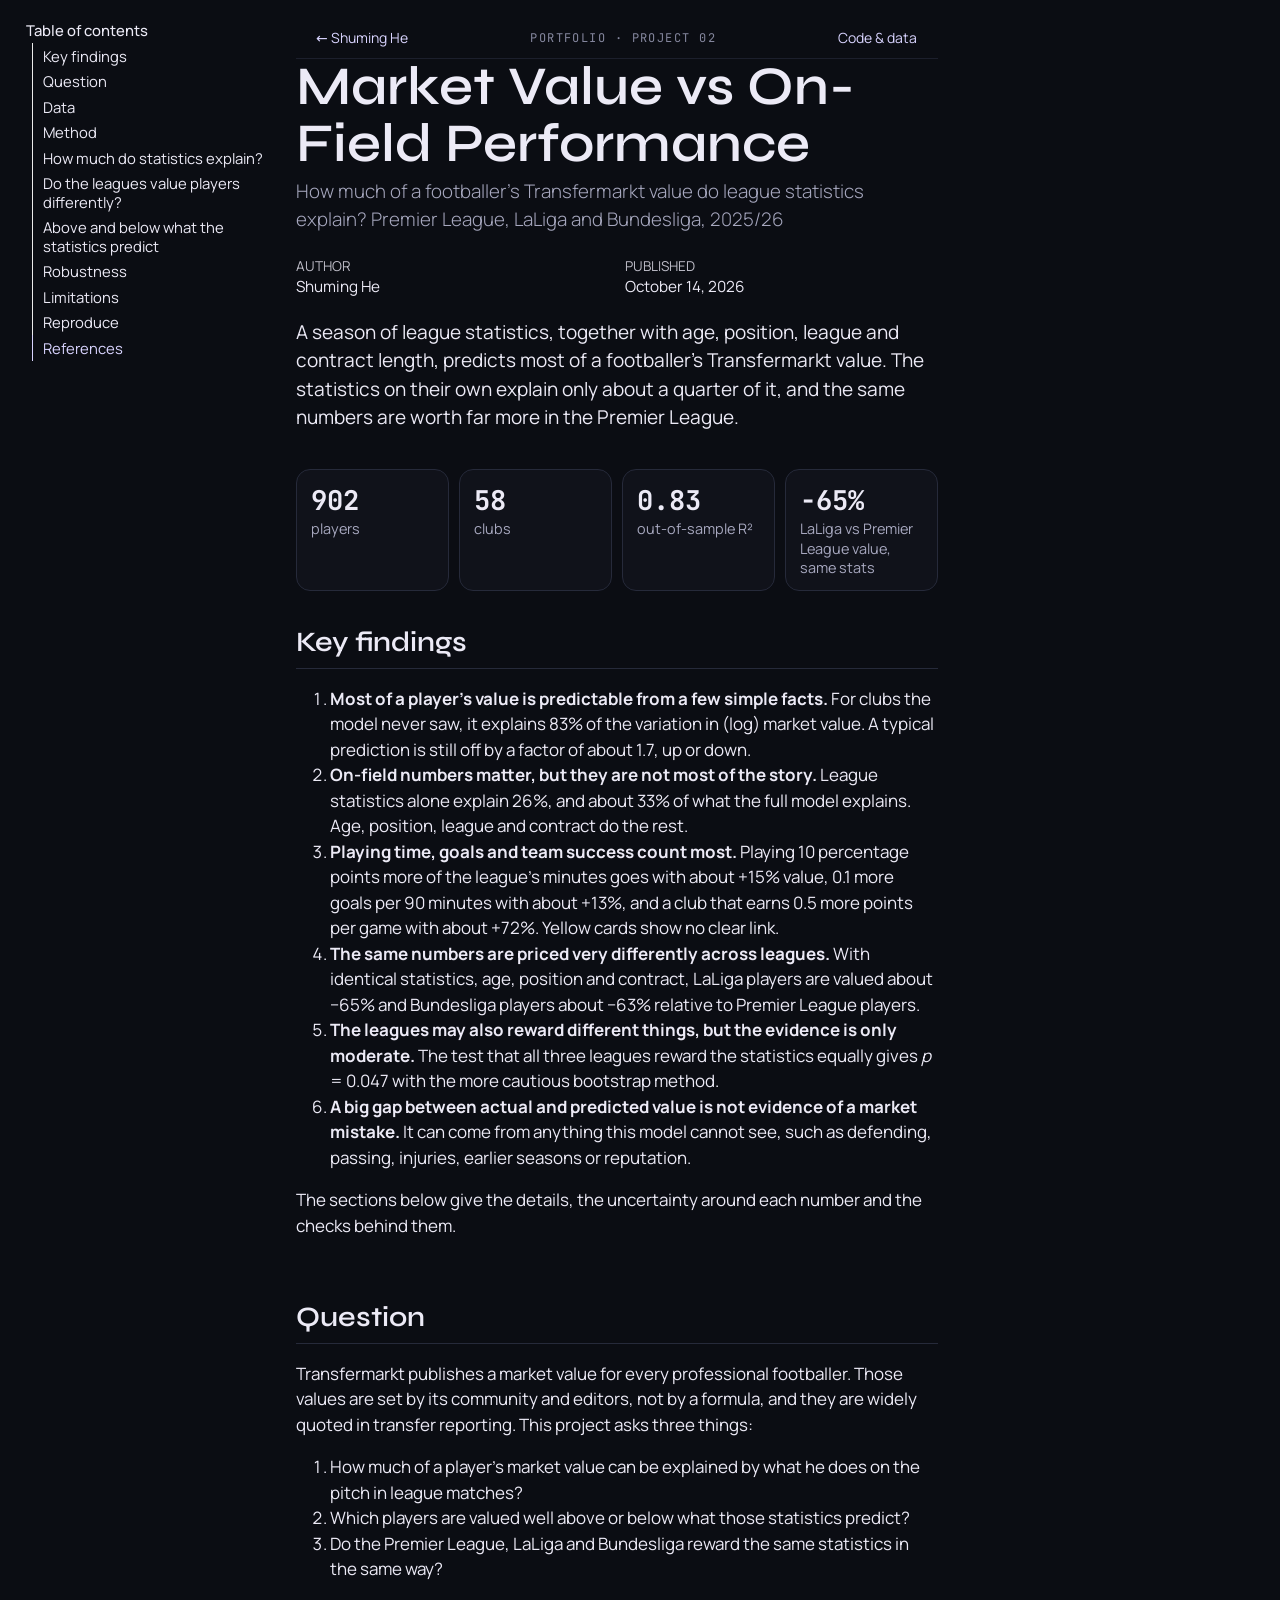
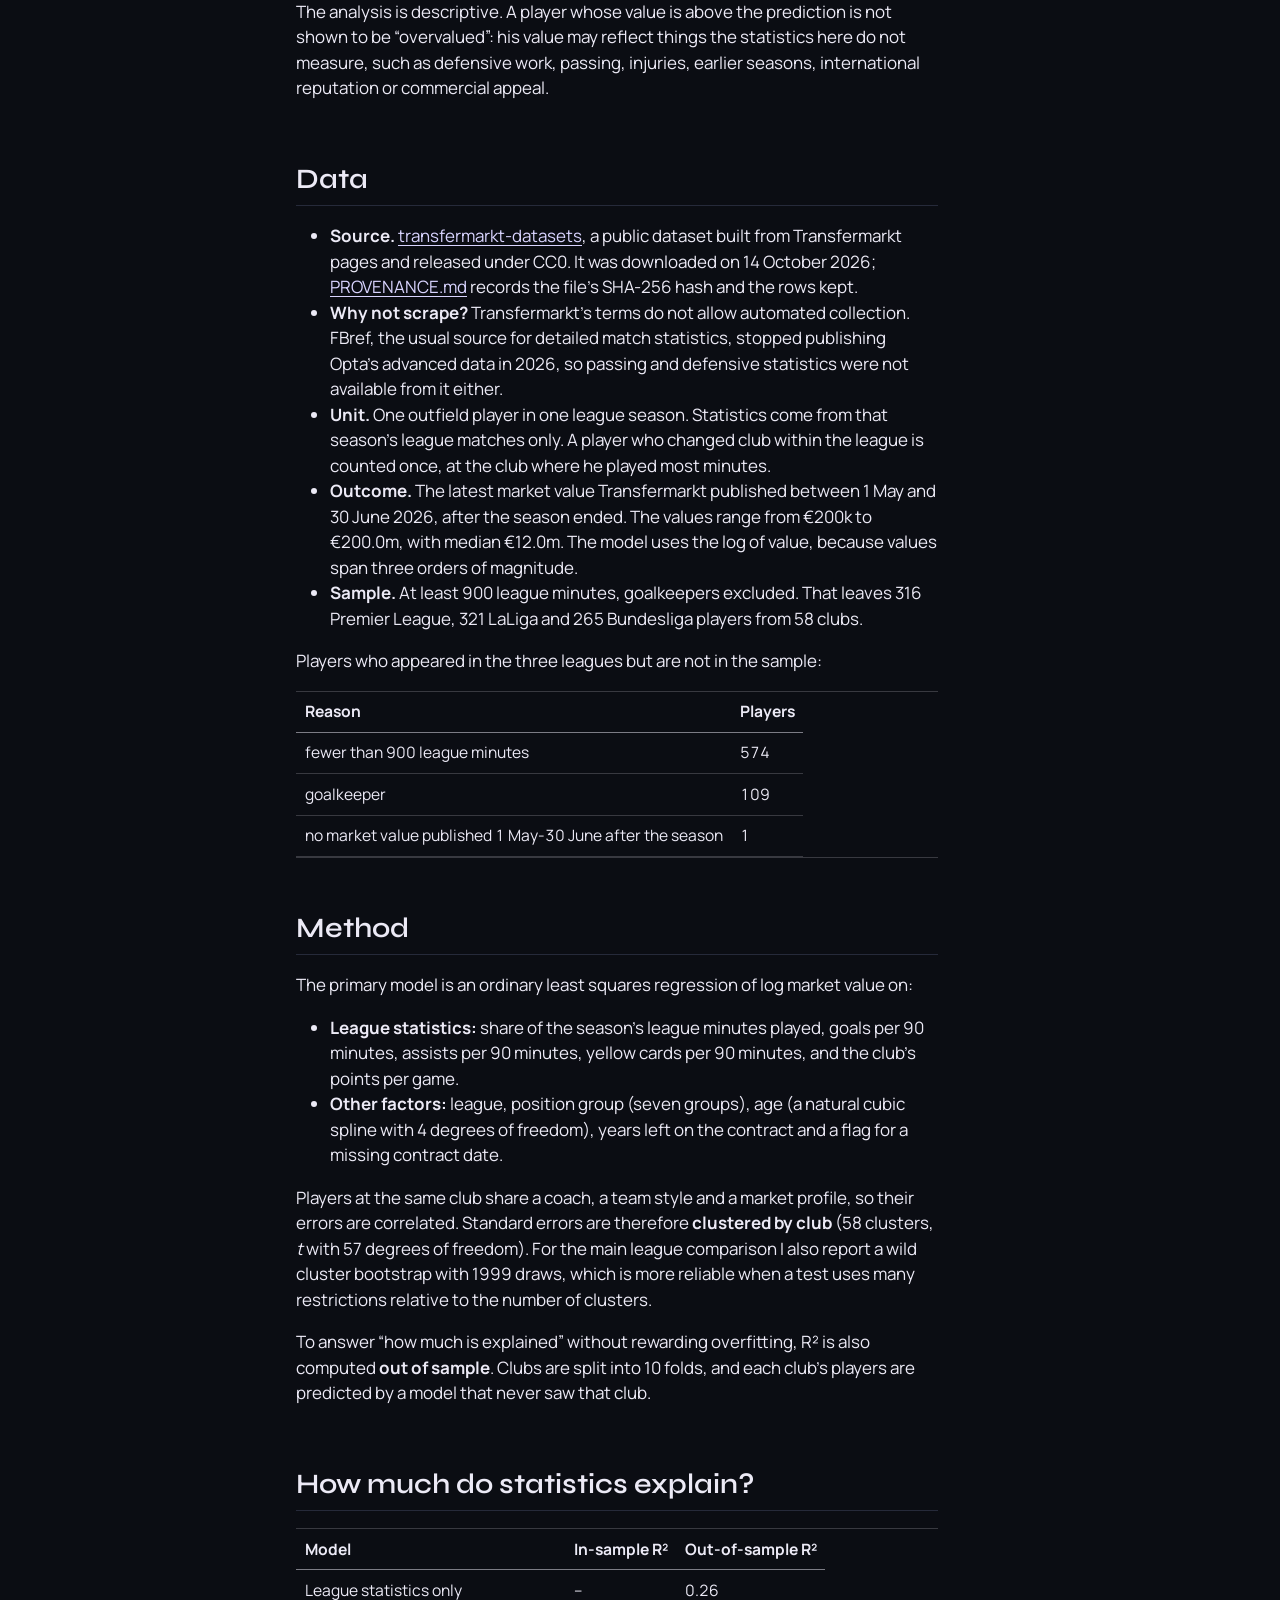
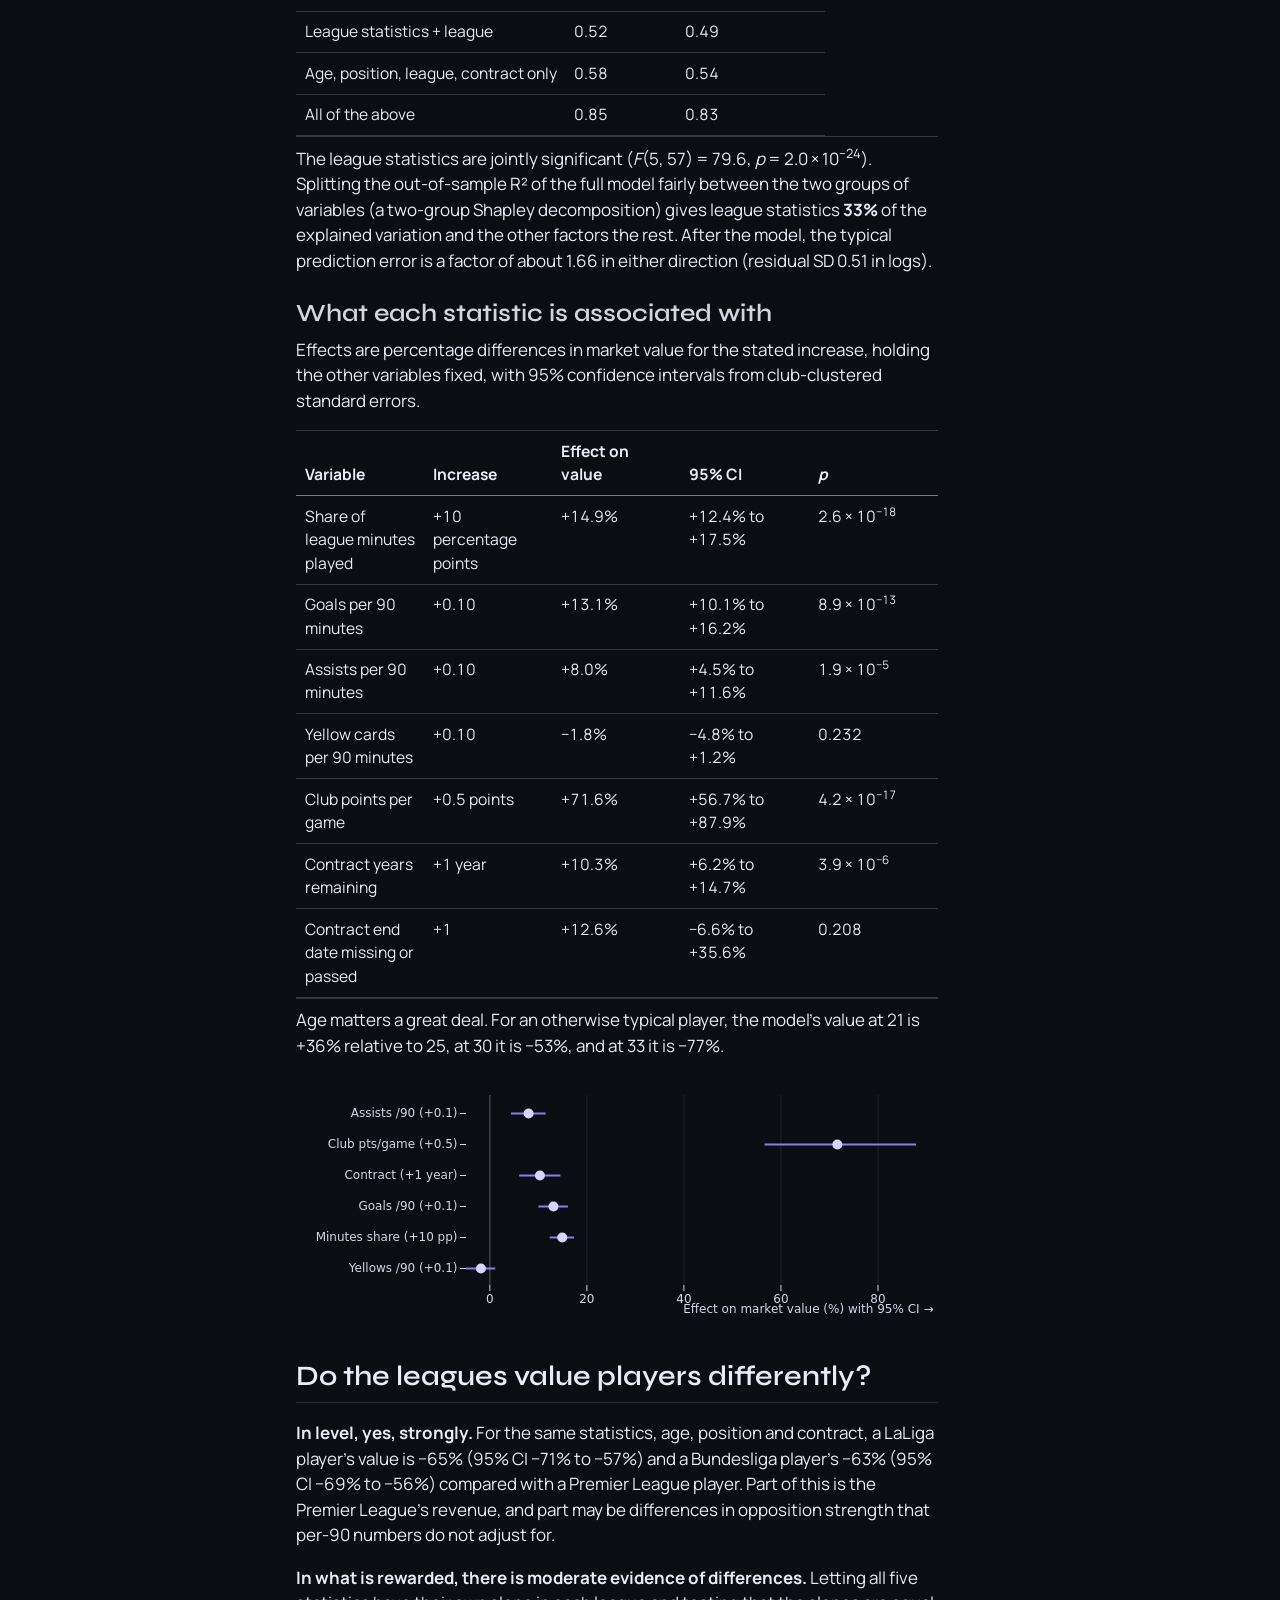
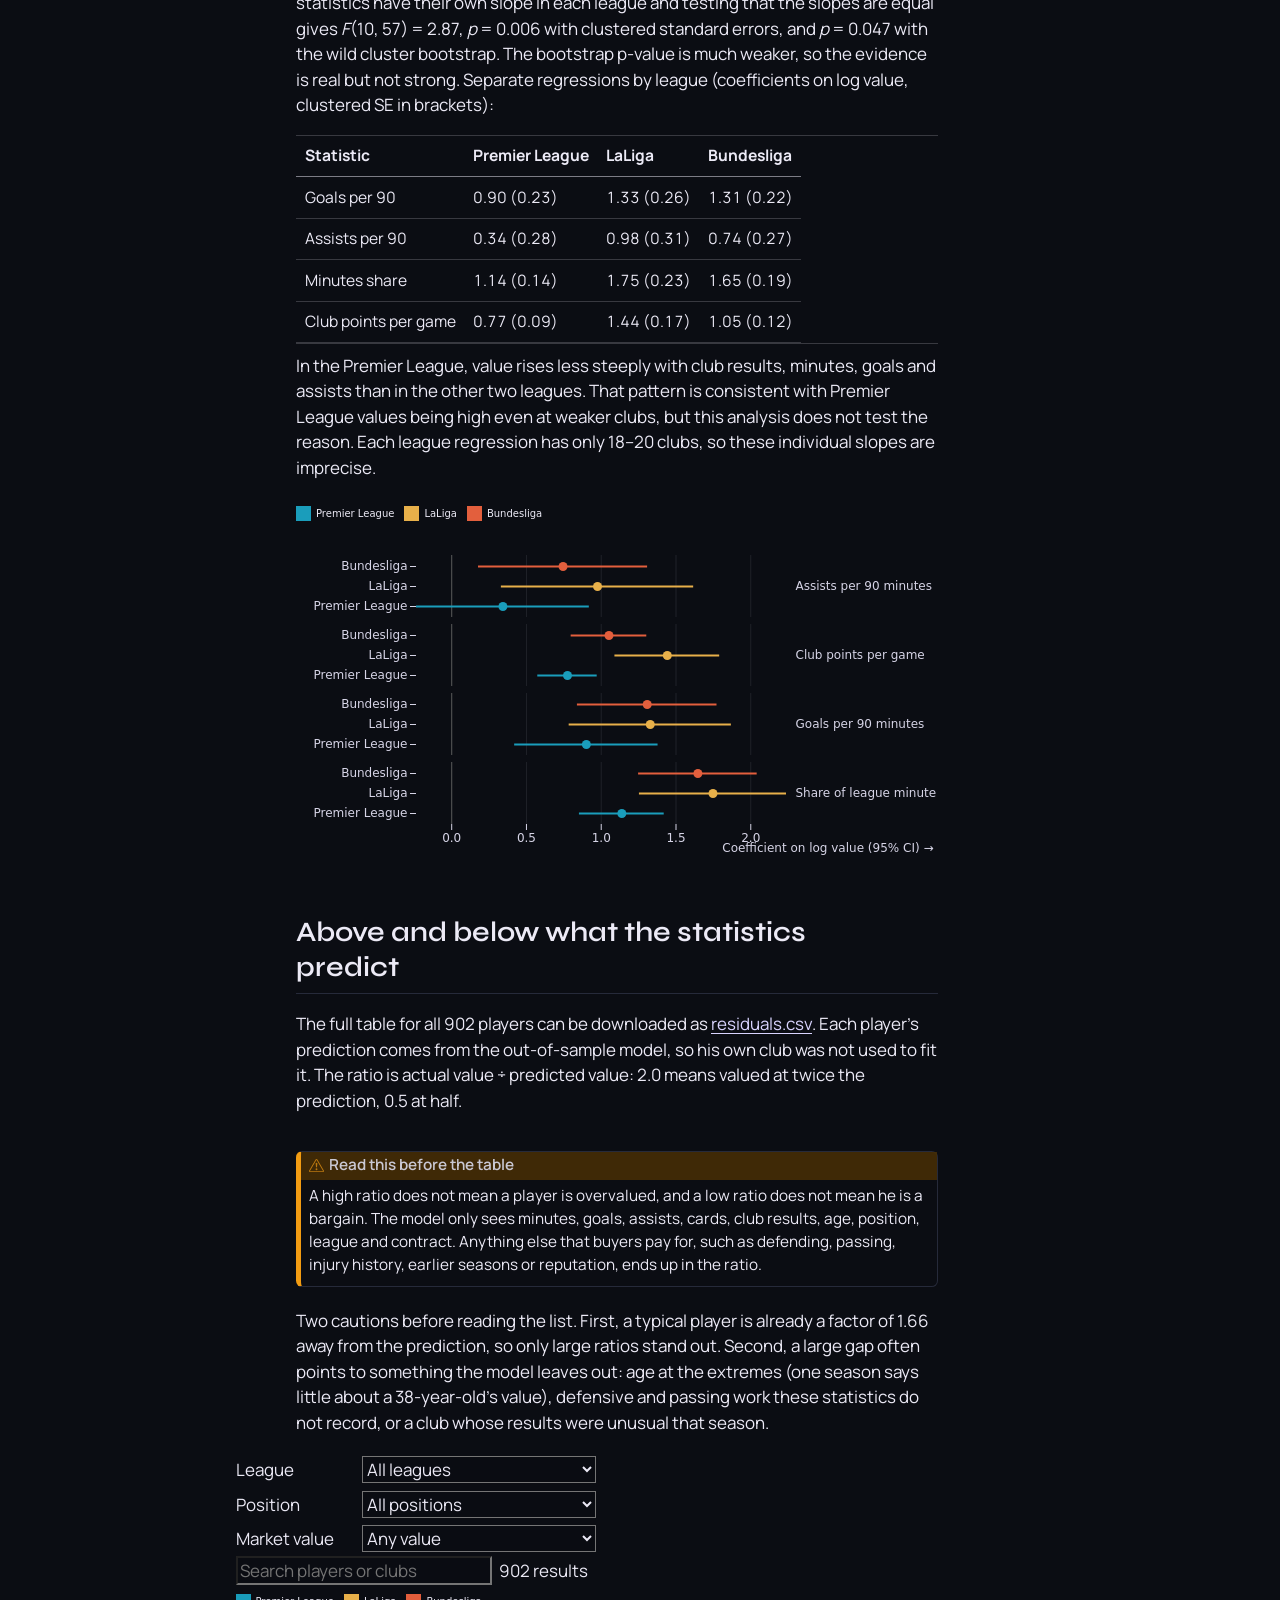
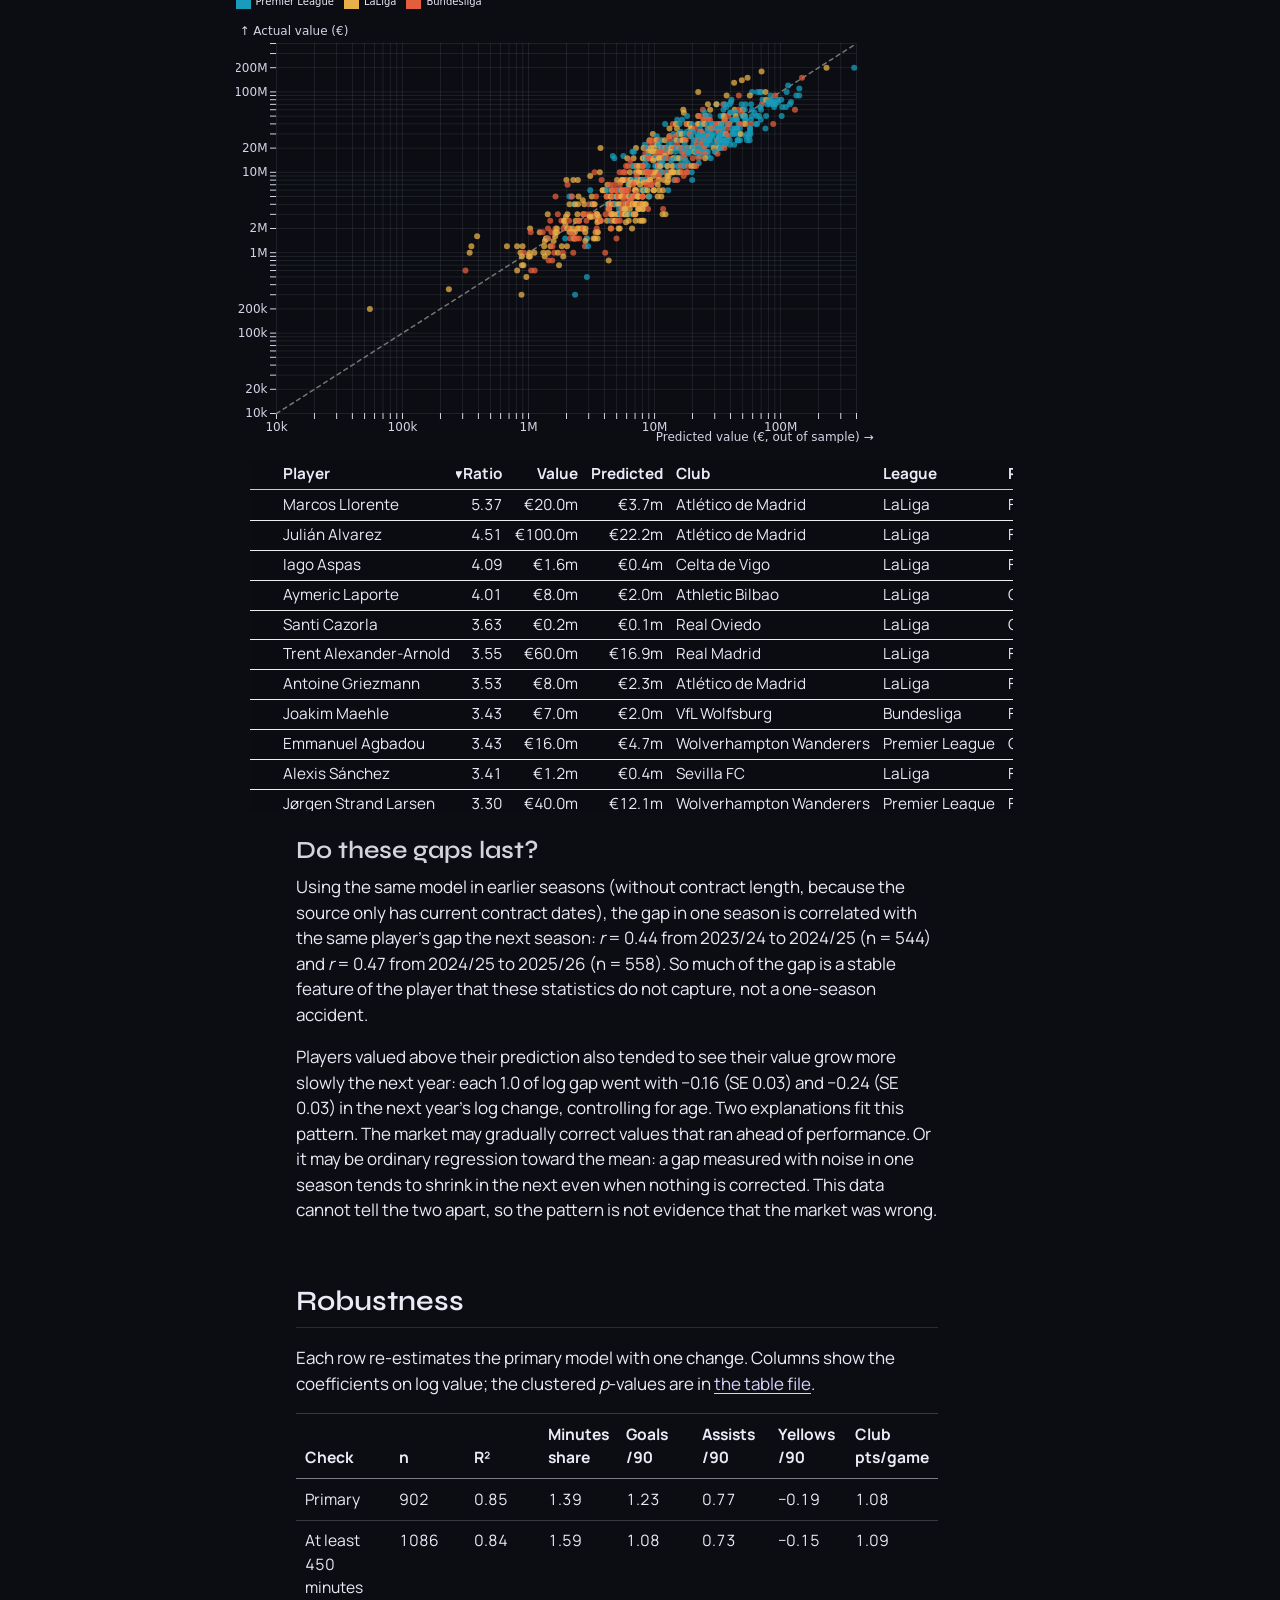
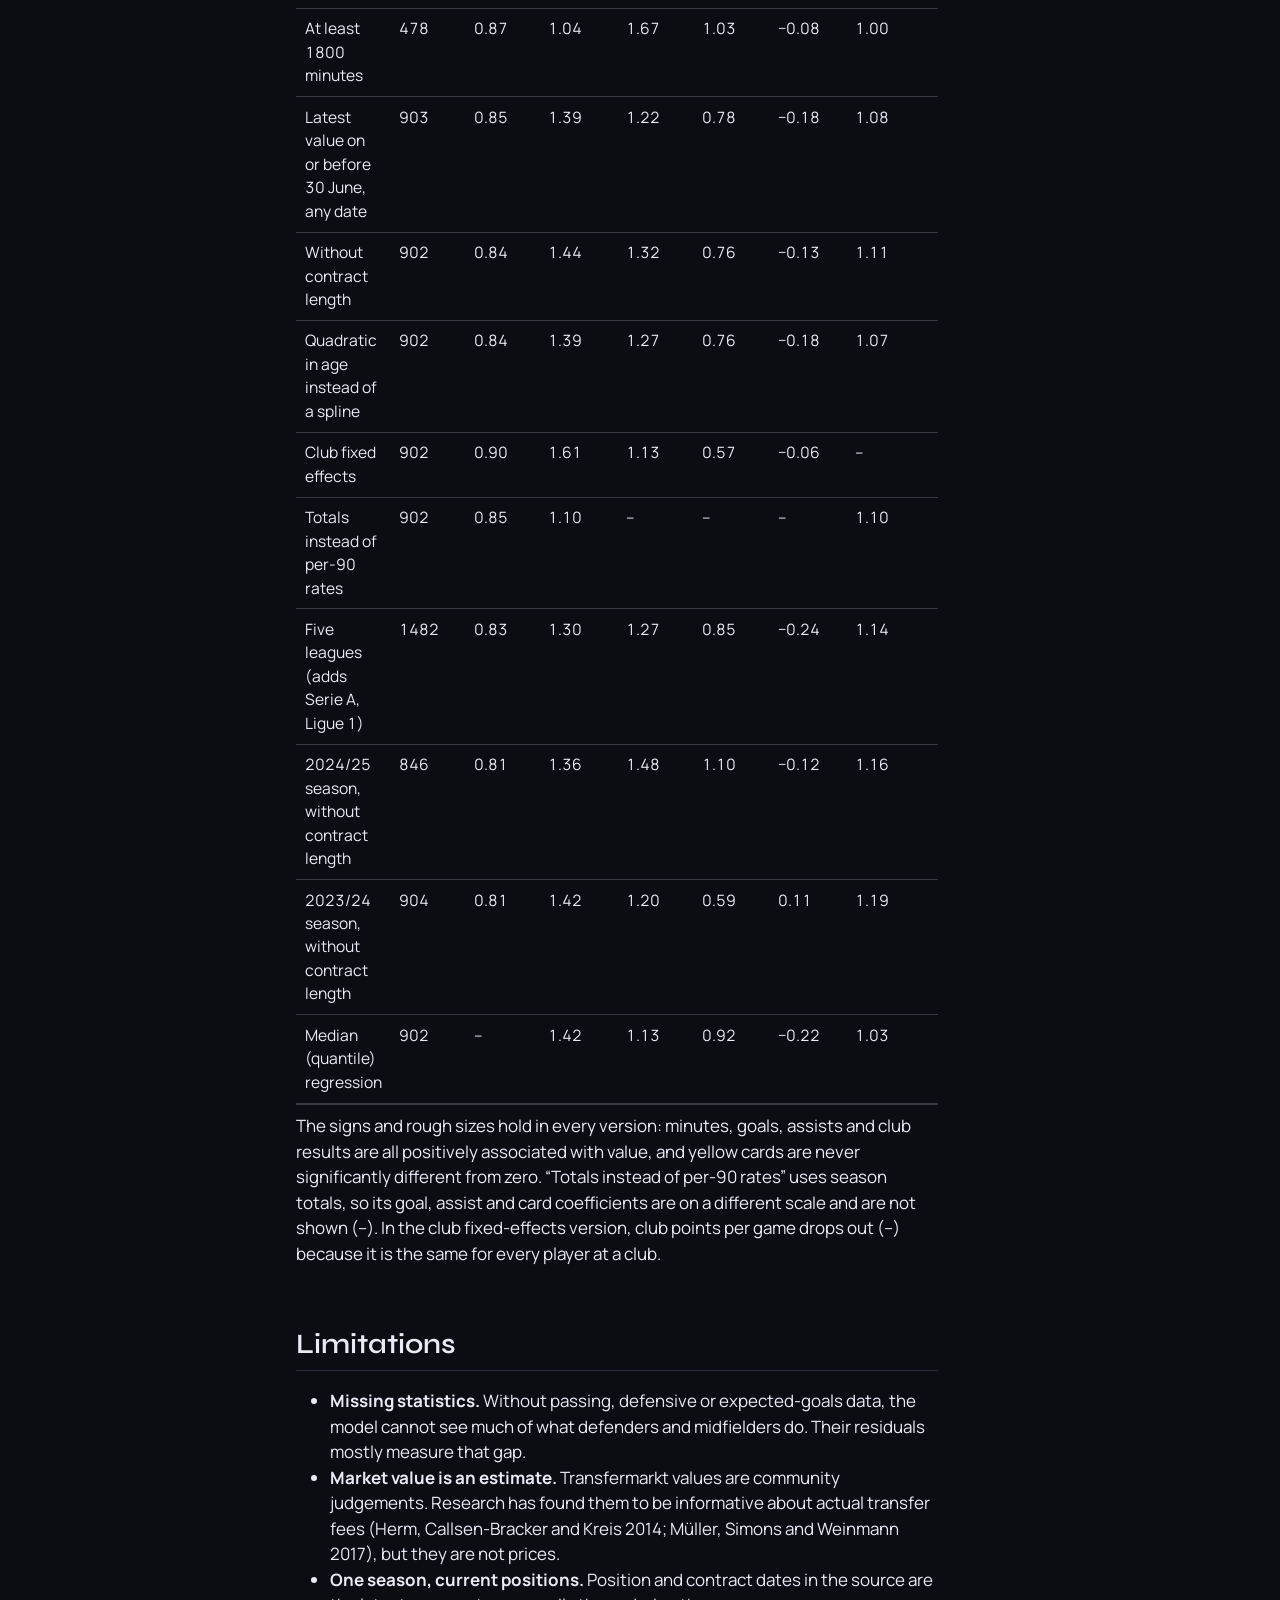
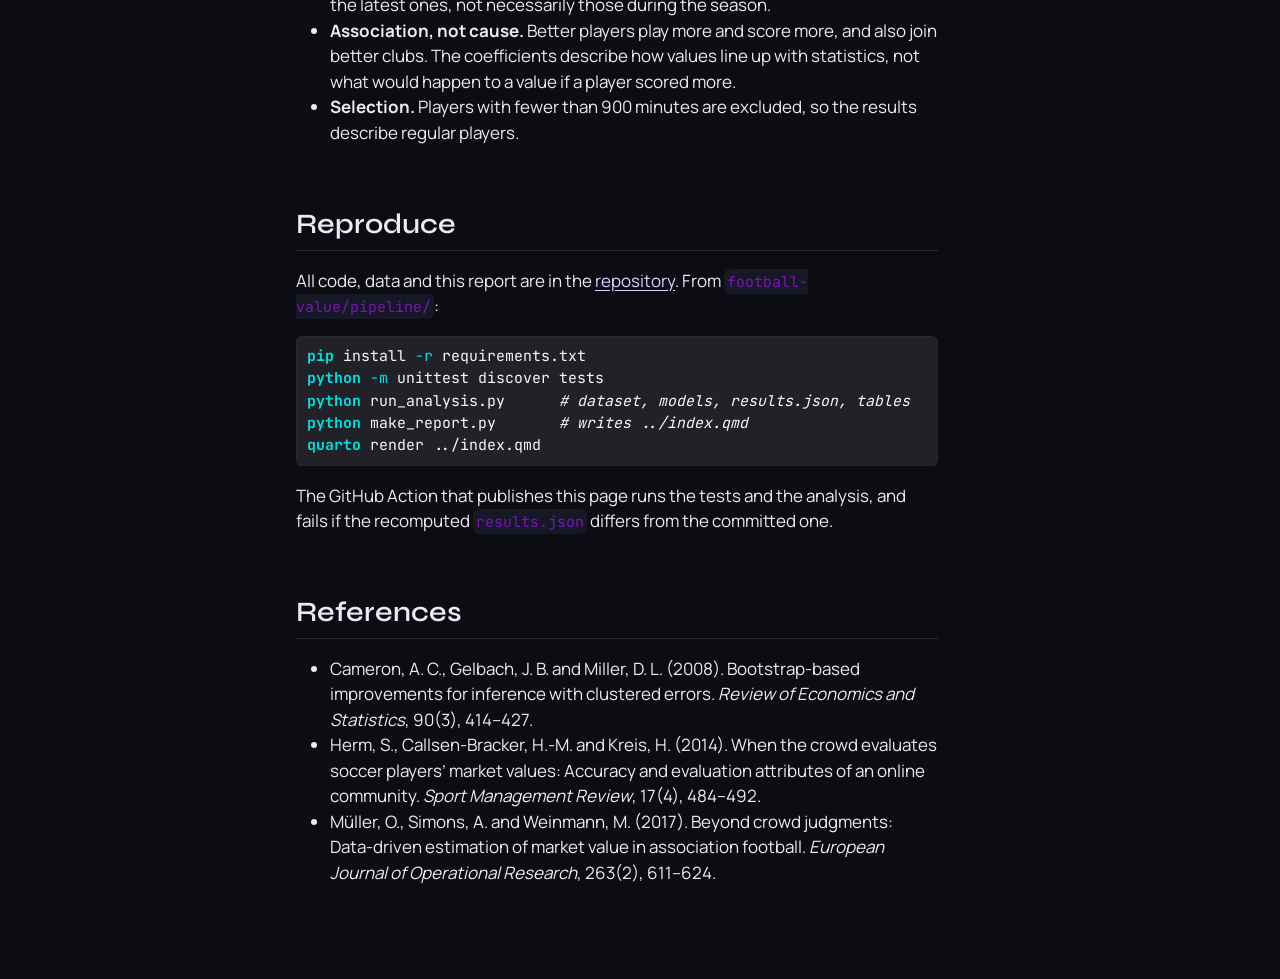
<file: football-value/index.html>
<!DOCTYPE html>
<html xmlns="http://www.w3.org/1999/xhtml" lang="en" xml:lang="en"><head>

<meta charset="utf-8">
<meta name="generator" content="quarto-1.6.43">

<meta name="viewport" content="width=device-width, initial-scale=1.0, user-scalable=yes">

<meta name="author" content="Shuming He">
<meta name="dcterms.date" content="2026-10-14">

<title>Market Value vs On-Field Performance</title>
<style>
code{white-space: pre-wrap;}
span.smallcaps{font-variant: small-caps;}
div.columns{display: flex; gap: min(4vw, 1.5em);}
div.column{flex: auto; overflow-x: auto;}
div.hanging-indent{margin-left: 1.5em; text-indent: -1.5em;}
ul.task-list{list-style: none;}
ul.task-list li input[type="checkbox"] {
  width: 0.8em;
  margin: 0 0.8em 0.2em -1em; /* quarto-specific, see https://github.com/quarto-dev/quarto-cli/issues/4556 */ 
  vertical-align: middle;
}
/* CSS for syntax highlighting */
pre > code.sourceCode { white-space: pre; position: relative; }
pre > code.sourceCode > span { line-height: 1.25; }
pre > code.sourceCode > span:empty { height: 1.2em; }
.sourceCode { overflow: visible; }
code.sourceCode > span { color: inherit; text-decoration: inherit; }
div.sourceCode { margin: 1em 0; }
pre.sourceCode { margin: 0; }
@media screen {
div.sourceCode { overflow: auto; }
}
@media print {
pre > code.sourceCode { white-space: pre-wrap; }
pre > code.sourceCode > span { display: inline-block; text-indent: -5em; padding-left: 5em; }
}
pre.numberSource code
  { counter-reset: source-line 0; }
pre.numberSource code > span
  { position: relative; left: -4em; counter-increment: source-line; }
pre.numberSource code > span > a:first-child::before
  { content: counter(source-line);
    position: relative; left: -1em; text-align: right; vertical-align: baseline;
    border: none; display: inline-block;
    -webkit-touch-callout: none; -webkit-user-select: none;
    -khtml-user-select: none; -moz-user-select: none;
    -ms-user-select: none; user-select: none;
    padding: 0 4px; width: 4em;
  }
pre.numberSource { margin-left: 3em;  padding-left: 4px; }
div.sourceCode
  {   }
@media screen {
pre > code.sourceCode > span > a:first-child::before { text-decoration: underline; }
}
</style>


<script src="index_files/libs/clipboard/clipboard.min.js"></script>
<script src="index_files/libs/quarto-html/quarto.js"></script>
<script src="index_files/libs/quarto-html/popper.min.js"></script>
<script src="index_files/libs/quarto-html/tippy.umd.min.js"></script>
<script src="index_files/libs/quarto-html/anchor.min.js"></script>
<link href="index_files/libs/quarto-html/tippy.css" rel="stylesheet">
<link href="index_files/libs/quarto-html/quarto-syntax-highlighting-dark-46a99e829ca06d5e31768895d1be8168.css" rel="stylesheet" id="quarto-text-highlighting-styles">
<script src="index_files/libs/bootstrap/bootstrap.min.js"></script>
<link href="index_files/libs/bootstrap/bootstrap-icons.css" rel="stylesheet">
<link href="index_files/libs/bootstrap/bootstrap-c47e39c7f1d018efedc4a963419bfb0b.min.css" rel="stylesheet" append-hash="true" id="quarto-bootstrap" data-mode="dark">
<style>html{ scroll-behavior: smooth; }</style>
<script type="module" src="index_files/libs/quarto-ojs/quarto-ojs-runtime.js"></script>
<link href="index_files/libs/quarto-ojs/quarto-ojs.css" rel="stylesheet">


</head>

<body>

<div id="quarto-content" class="page-columns page-rows-contents page-layout-article toc-left">
<div id="quarto-sidebar-toc-left" class="sidebar toc-left">
  <nav id="TOC" role="doc-toc" class="toc-active">
    <h2 id="toc-title">Table of contents</h2>
   
  <ul class="collapse">
  <li><a href="#key-findings" id="toc-key-findings" class="nav-link active" data-scroll-target="#key-findings">Key findings</a></li>
  <li><a href="#question" id="toc-question" class="nav-link" data-scroll-target="#question">Question</a></li>
  <li><a href="#data" id="toc-data" class="nav-link" data-scroll-target="#data">Data</a></li>
  <li><a href="#method" id="toc-method" class="nav-link" data-scroll-target="#method">Method</a></li>
  <li><a href="#how-much-do-statistics-explain" id="toc-how-much-do-statistics-explain" class="nav-link" data-scroll-target="#how-much-do-statistics-explain">How much do statistics explain?</a></li>
  <li><a href="#do-the-leagues-value-players-differently" id="toc-do-the-leagues-value-players-differently" class="nav-link" data-scroll-target="#do-the-leagues-value-players-differently">Do the leagues value players differently?</a></li>
  <li><a href="#above-and-below-what-the-statistics-predict" id="toc-above-and-below-what-the-statistics-predict" class="nav-link" data-scroll-target="#above-and-below-what-the-statistics-predict">Above and below what the statistics predict</a></li>
  <li><a href="#robustness" id="toc-robustness" class="nav-link" data-scroll-target="#robustness">Robustness</a></li>
  <li><a href="#limitations" id="toc-limitations" class="nav-link" data-scroll-target="#limitations">Limitations</a></li>
  <li><a href="#reproduce" id="toc-reproduce" class="nav-link" data-scroll-target="#reproduce">Reproduce</a></li>
  <li><a href="#references" id="toc-references" class="nav-link" data-scroll-target="#references">References</a></li>
  </ul>
</nav>
</div>
<div id="quarto-margin-sidebar" class="sidebar margin-sidebar zindex-bottom">
</div>
<main class="content page-columns page-full" id="quarto-document-content">
<nav class="sitebar" aria-label="Site"><a href="/">← Shuming He</a><span>Portfolio · Project 02</span><a href="https://github.com/shuming-he/shuming-he.github.io/tree/main/football-value" rel="noopener">Code &amp; data</a></nav>

<header id="title-block-header" class="quarto-title-block default">
<div class="quarto-title">
<h1 class="title">Market Value vs On-Field Performance</h1>
<p class="subtitle lead">How much of a footballer’s Transfermarkt value do league statistics explain? Premier League, LaLiga and Bundesliga, 2025/26</p>
</div>



<div class="quarto-title-meta">

    <div>
    <div class="quarto-title-meta-heading">Author</div>
    <div class="quarto-title-meta-contents">
             <p>Shuming He </p>
          </div>
  </div>
    
    <div>
    <div class="quarto-title-meta-heading">Published</div>
    <div class="quarto-title-meta-contents">
      <p class="date">October 14, 2026</p>
    </div>
  </div>
  
    
  </div>
  


</header>


<div class="lede">
<p>A season of league statistics, together with age, position, league and contract length, predicts most of a footballer’s Transfermarkt value. The statistics on their own explain only about a quarter of it, and the same numbers are worth far more in the Premier League.</p>
</div>
<div class="keystats">
  <div class="ks"><b>902</b>players</div>
  <div class="ks"><b>58</b>clubs</div>
  <div class="ks"><b>0.83</b>out-of-sample R²</div>
  <div class="ks"><b>−65%</b>LaLiga vs Premier League value, same stats</div>
</div>
<section id="key-findings" class="level2">
<h2 class="anchored" data-anchor-id="key-findings">Key findings</h2>
<ol type="1">
<li><strong>Most of a player’s value is predictable from a few simple facts.</strong> For clubs the model never saw, it explains 83% of the variation in (log) market value. A typical prediction is still off by a factor of about 1.7, up or down.</li>
<li><strong>On-field numbers matter, but they are not most of the story.</strong> League statistics alone explain 26%, and about 33% of what the full model explains. Age, position, league and contract do the rest.</li>
<li><strong>Playing time, goals and team success count most.</strong> Playing 10 percentage points more of the league’s minutes goes with about +15% value, 0.1 more goals per 90 minutes with about +13%, and a club that earns 0.5 more points per game with about +72%. Yellow cards show no clear link.</li>
<li><strong>The same numbers are priced very differently across leagues.</strong> With identical statistics, age, position and contract, LaLiga players are valued about −65% and Bundesliga players about −63% relative to Premier League players.</li>
<li><strong>The leagues may also reward different things, but the evidence is only moderate.</strong> The test that all three leagues reward the statistics equally gives <em>p</em> = 0.047 with the more cautious bootstrap method.</li>
<li><strong>A big gap between actual and predicted value is not evidence of a market mistake.</strong> It can come from anything this model cannot see, such as defending, passing, injuries, earlier seasons or reputation.</li>
</ol>
<p>The sections below give the details, the uncertainty around each number and the checks behind them.</p>
</section>
<section id="question" class="level2">
<h2 class="anchored" data-anchor-id="question">Question</h2>
<p>Transfermarkt publishes a market value for every professional footballer. Those values are set by its community and editors, not by a formula, and they are widely quoted in transfer reporting. This project asks three things:</p>
<ol type="1">
<li>How much of a player’s market value can be explained by what he does on the pitch in league matches?</li>
<li>Which players are valued well above or below what those statistics predict?</li>
<li>Do the Premier League, LaLiga and Bundesliga reward the same statistics in the same way?</li>
</ol>
<p>The analysis is descriptive. A player whose value is above the prediction is not shown to be “overvalued”: his value may reflect things the statistics here do not measure, such as defensive work, passing, injuries, earlier seasons, international reputation or commercial appeal.</p>
</section>
<section id="data" class="level2">
<h2 class="anchored" data-anchor-id="data">Data</h2>
<ul>
<li><strong>Source.</strong> <a href="https://github.com/dcaribou/transfermarkt-datasets">transfermarkt-datasets</a>, a public dataset built from Transfermarkt pages and released under CC0. It was downloaded on 14 October 2026; <a href="https://github.com/shuming-he/shuming-he.github.io/blob/main/football-value/data/raw/PROVENANCE.md">PROVENANCE.md</a> records the file’s SHA-256 hash and the rows kept.</li>
<li><strong>Why not scrape?</strong> Transfermarkt’s terms do not allow automated collection. FBref, the usual source for detailed match statistics, stopped publishing Opta’s advanced data in 2026, so passing and defensive statistics were not available from it either.</li>
<li><strong>Unit.</strong> One outfield player in one league season. Statistics come from that season’s league matches only. A player who changed club within the league is counted once, at the club where he played most minutes.</li>
<li><strong>Outcome.</strong> The latest market value Transfermarkt published between 1 May and 30 June 2026, after the season ended. The values range from €200k to €200.0m, with median €12.0m. The model uses the log of value, because values span three orders of magnitude.</li>
<li><strong>Sample.</strong> At least 900 league minutes, goalkeepers excluded. That leaves 316 Premier League, 321 LaLiga and 265 Bundesliga players from 58 clubs.</li>
</ul>
<p>Players who appeared in the three leagues but are not in the sample:</p>
<table class="caption-top table">
<thead>
<tr class="header">
<th>Reason</th>
<th>Players</th>
</tr>
</thead>
<tbody>
<tr class="odd">
<td>fewer than 900 league minutes</td>
<td>574</td>
</tr>
<tr class="even">
<td>goalkeeper</td>
<td>109</td>
</tr>
<tr class="odd">
<td>no market value published 1 May-30 June after the season</td>
<td>1</td>
</tr>
</tbody>
</table>
</section>
<section id="method" class="level2">
<h2 class="anchored" data-anchor-id="method">Method</h2>
<p>The primary model is an ordinary least squares regression of log market value on:</p>
<ul>
<li><strong>League statistics:</strong> share of the season’s league minutes played, goals per 90 minutes, assists per 90 minutes, yellow cards per 90 minutes, and the club’s points per game.</li>
<li><strong>Other factors:</strong> league, position group (seven groups), age (a natural cubic spline with 4 degrees of freedom), years left on the contract and a flag for a missing contract date.</li>
</ul>
<p>Players at the same club share a coach, a team style and a market profile, so their errors are correlated. Standard errors are therefore <strong>clustered by club</strong> (58 clusters, <em>t</em> with 57 degrees of freedom). For the main league comparison I also report a wild cluster bootstrap with 1999 draws, which is more reliable when a test uses many restrictions relative to the number of clusters.</p>
<p>To answer “how much is explained” without rewarding overfitting, R² is also computed <strong>out of sample</strong>. Clubs are split into 10 folds, and each club’s players are predicted by a model that never saw that club.</p>
</section>
<section id="how-much-do-statistics-explain" class="level2">
<h2 class="anchored" data-anchor-id="how-much-do-statistics-explain">How much do statistics explain?</h2>
<table class="caption-top table">
<thead>
<tr class="header">
<th>Model</th>
<th>In-sample R²</th>
<th>Out-of-sample R²</th>
</tr>
</thead>
<tbody>
<tr class="odd">
<td>League statistics only</td>
<td>–</td>
<td>0.26</td>
</tr>
<tr class="even">
<td>League statistics + league</td>
<td>0.52</td>
<td>0.49</td>
</tr>
<tr class="odd">
<td>Age, position, league, contract only</td>
<td>0.58</td>
<td>0.54</td>
</tr>
<tr class="even">
<td>All of the above</td>
<td>0.85</td>
<td>0.83</td>
</tr>
</tbody>
</table>
<p>The league statistics are jointly significant (<em>F</em>(5, 57) = 79.6, <em>p</em> = 2.0 × 10<sup>−24</sup>). Splitting the out-of-sample R² of the full model fairly between the two groups of variables (a two-group Shapley decomposition) gives league statistics <strong>33%</strong> of the explained variation and the other factors the rest. After the model, the typical prediction error is a factor of about 1.66 in either direction (residual SD 0.51 in logs).</p>
<section id="what-each-statistic-is-associated-with" class="level3">
<h3 class="anchored" data-anchor-id="what-each-statistic-is-associated-with">What each statistic is associated with</h3>
<p>Effects are percentage differences in market value for the stated increase, holding the other variables fixed, with 95% confidence intervals from club-clustered standard errors.</p>
<table class="caption-top table">
<colgroup>
<col style="width: 20%">
<col style="width: 20%">
<col style="width: 20%">
<col style="width: 20%">
<col style="width: 20%">
</colgroup>
<thead>
<tr class="header">
<th>Variable</th>
<th>Increase</th>
<th>Effect on value</th>
<th>95% CI</th>
<th><em>p</em></th>
</tr>
</thead>
<tbody>
<tr class="odd">
<td>Share of league minutes played</td>
<td>+10 percentage points</td>
<td>+14.9%</td>
<td>+12.4% to +17.5%</td>
<td>2.6 × 10<sup>−18</sup></td>
</tr>
<tr class="even">
<td>Goals per 90 minutes</td>
<td>+0.10</td>
<td>+13.1%</td>
<td>+10.1% to +16.2%</td>
<td>8.9 × 10<sup>−13</sup></td>
</tr>
<tr class="odd">
<td>Assists per 90 minutes</td>
<td>+0.10</td>
<td>+8.0%</td>
<td>+4.5% to +11.6%</td>
<td>1.9 × 10<sup>−5</sup></td>
</tr>
<tr class="even">
<td>Yellow cards per 90 minutes</td>
<td>+0.10</td>
<td>−1.8%</td>
<td>−4.8% to +1.2%</td>
<td>0.232</td>
</tr>
<tr class="odd">
<td>Club points per game</td>
<td>+0.5 points</td>
<td>+71.6%</td>
<td>+56.7% to +87.9%</td>
<td>4.2 × 10<sup>−17</sup></td>
</tr>
<tr class="even">
<td>Contract years remaining</td>
<td>+1 year</td>
<td>+10.3%</td>
<td>+6.2% to +14.7%</td>
<td>3.9 × 10<sup>−6</sup></td>
</tr>
<tr class="odd">
<td>Contract end date missing or passed</td>
<td>+1</td>
<td>+12.6%</td>
<td>−6.6% to +35.6%</td>
<td>0.208</td>
</tr>
</tbody>
</table>
<p>Age matters a great deal. For an otherwise typical player, the model’s value at 21 is +36% relative to 25, at 30 it is −53%, and at 33 it is −77%.</p>
<div class="cell hidden">
<div class="sourceCode cell-code hidden" id="cb1" data-startfrom="113" data-source-offset="-145"><pre class="sourceCode js code-with-copy"><code class="sourceCode javascript" style="counter-reset: source-line 112;"><span id="cb1-113"><a href="#cb1-113" aria-hidden="true" tabindex="-1"></a>local <span class="op">=</span> name <span class="kw">=&gt;</span> <span class="kw">new</span> <span class="fu">URL</span>(<span class="st">"vendor/"</span> <span class="op">+</span> name<span class="op">,</span> <span class="bu">document</span><span class="op">.</span><span class="at">baseURI</span>)<span class="op">.</span><span class="at">href</span></span>
<span id="cb1-114"><a href="#cb1-114" aria-hidden="true" tabindex="-1"></a>vendored <span class="op">=</span> require<span class="op">.</span><span class="fu">alias</span>({<span class="st">"d3@7.8.5/dist/d3.min.js"</span><span class="op">:</span> <span class="fu">local</span>(<span class="st">"d3.min.js"</span>)<span class="op">,</span> <span class="st">"htl@0.3.1/dist/htl.min.js"</span><span class="op">:</span> <span class="fu">local</span>(<span class="st">"htl.min.js"</span>)})</span>
<span id="cb1-115"><a href="#cb1-115" aria-hidden="true" tabindex="-1"></a>Plot <span class="op">=</span> <span class="fu">vendored</span>(<span class="fu">local</span>(<span class="st">"plot.umd.min.js"</span>))</span>
<span id="cb1-116"><a href="#cb1-116" aria-hidden="true" tabindex="-1"></a>Inputs <span class="op">=</span> <span class="fu">vendored</span>(<span class="fu">local</span>(<span class="st">"inputs.min.js"</span>))</span></code><button title="Copy to Clipboard" class="code-copy-button"><i class="bi"></i></button></pre></div>
<div class="cell-output cell-output-display hidden">
<div>
<div id="ojs-cell-1-1" data-nodetype="declaration">

</div>
</div>
</div>
<div class="cell-output cell-output-display hidden">
<div>
<div id="ojs-cell-1-2" data-nodetype="declaration">

</div>
</div>
</div>
<div class="cell-output cell-output-display hidden">
<div>
<div id="ojs-cell-1-3" data-nodetype="declaration">

</div>
</div>
</div>
<div class="cell-output cell-output-display hidden">
<div>
<div id="ojs-cell-1-4" data-nodetype="declaration">

</div>
</div>
</div>
</div>
<div class="cell">
<div class="sourceCode cell-code hidden" id="cb2" data-startfrom="120" data-source-offset="-0"><pre class="sourceCode js code-with-copy"><code class="sourceCode javascript" style="counter-reset: source-line 119;"><span id="cb2-120"><a href="#cb2-120" aria-hidden="true" tabindex="-1"></a>results <span class="op">=</span> <span class="fu">FileAttachment</span>(<span class="st">"data/results.json"</span>)<span class="op">.</span><span class="fu">json</span>()</span>
<span id="cb2-121"><a href="#cb2-121" aria-hidden="true" tabindex="-1"></a>short <span class="op">=</span> ({<span class="dt">minutes_share</span><span class="op">:</span> <span class="st">"Minutes share (+10 pp)"</span><span class="op">,</span> <span class="dt">goals_p90</span><span class="op">:</span> <span class="st">"Goals /90 (+0.1)"</span><span class="op">,</span> <span class="dt">assists_p90</span><span class="op">:</span> <span class="st">"Assists /90 (+0.1)"</span><span class="op">,</span> <span class="dt">yellow_p90</span><span class="op">:</span> <span class="st">"Yellows /90 (+0.1)"</span><span class="op">,</span> <span class="dt">team_ppg</span><span class="op">:</span> <span class="st">"Club pts/game (+0.5)"</span><span class="op">,</span> <span class="dt">contract_years</span><span class="op">:</span> <span class="st">"Contract (+1 year)"</span>})</span>
<span id="cb2-122"><a href="#cb2-122" aria-hidden="true" tabindex="-1"></a>Plot<span class="op">.</span><span class="fu">plot</span>({</span>
<span id="cb2-123"><a href="#cb2-123" aria-hidden="true" tabindex="-1"></a>  <span class="dt">style</span><span class="op">:</span> {<span class="dt">background</span><span class="op">:</span> <span class="st">"transparent"</span><span class="op">,</span> <span class="dt">color</span><span class="op">:</span> <span class="st">"#d6d4e6"</span><span class="op">,</span> <span class="dt">fontSize</span><span class="op">:</span> <span class="st">"12px"</span>}<span class="op">,</span> </span>
<span id="cb2-124"><a href="#cb2-124" aria-hidden="true" tabindex="-1"></a>  <span class="dt">marginLeft</span><span class="op">:</span> <span class="dv">170</span><span class="op">,</span> <span class="dt">height</span><span class="op">:</span> <span class="dv">240</span><span class="op">,</span> <span class="dt">x</span><span class="op">:</span> {<span class="dt">label</span><span class="op">:</span> <span class="st">"Effect on market value (%) with 95% CI"</span><span class="op">,</span> <span class="dt">grid</span><span class="op">:</span> <span class="kw">true</span>}<span class="op">,</span> <span class="dt">y</span><span class="op">:</span> {<span class="dt">label</span><span class="op">:</span> <span class="kw">null</span>}<span class="op">,</span></span>
<span id="cb2-125"><a href="#cb2-125" aria-hidden="true" tabindex="-1"></a>  <span class="dt">marks</span><span class="op">:</span> [</span>
<span id="cb2-126"><a href="#cb2-126" aria-hidden="true" tabindex="-1"></a>    Plot<span class="op">.</span><span class="fu">ruleX</span>([<span class="dv">0</span>]<span class="op">,</span> {<span class="dt">stroke</span><span class="op">:</span> <span class="st">"#555"</span>})<span class="op">,</span></span>
<span id="cb2-127"><a href="#cb2-127" aria-hidden="true" tabindex="-1"></a>    Plot<span class="op">.</span><span class="fu">ruleY</span>(results<span class="op">.</span><span class="at">coefficients</span><span class="op">.</span><span class="fu">filter</span>(d <span class="kw">=&gt;</span> d<span class="op">.</span><span class="at">term</span> <span class="op">!==</span> <span class="st">"no_contract"</span>)<span class="op">,</span> {<span class="dt">y</span><span class="op">:</span> d <span class="kw">=&gt;</span> short[d<span class="op">.</span><span class="at">term</span>]<span class="op">,</span> <span class="dt">x1</span><span class="op">:</span> <span class="st">"pct_low"</span><span class="op">,</span> <span class="dt">x2</span><span class="op">:</span> <span class="st">"pct_high"</span><span class="op">,</span> <span class="dt">stroke</span><span class="op">:</span> <span class="st">"#8c7cf2"</span><span class="op">,</span> <span class="dt">strokeWidth</span><span class="op">:</span> <span class="dv">2</span>})<span class="op">,</span></span>
<span id="cb2-128"><a href="#cb2-128" aria-hidden="true" tabindex="-1"></a>    Plot<span class="op">.</span><span class="fu">dot</span>(results<span class="op">.</span><span class="at">coefficients</span><span class="op">.</span><span class="fu">filter</span>(d <span class="kw">=&gt;</span> d<span class="op">.</span><span class="at">term</span> <span class="op">!==</span> <span class="st">"no_contract"</span>)<span class="op">,</span> {<span class="dt">y</span><span class="op">:</span> d <span class="kw">=&gt;</span> short[d<span class="op">.</span><span class="at">term</span>]<span class="op">,</span> <span class="dt">x</span><span class="op">:</span> <span class="st">"pct"</span><span class="op">,</span> <span class="dt">fill</span><span class="op">:</span> <span class="st">"#d9d4ff"</span><span class="op">,</span> <span class="dt">r</span><span class="op">:</span> <span class="dv">5</span><span class="op">,</span> <span class="dt">tip</span><span class="op">:</span> <span class="kw">true</span>})</span>
<span id="cb2-129"><a href="#cb2-129" aria-hidden="true" tabindex="-1"></a>  ]</span>
<span id="cb2-130"><a href="#cb2-130" aria-hidden="true" tabindex="-1"></a>})</span></code><button title="Copy to Clipboard" class="code-copy-button"><i class="bi"></i></button></pre></div>
<div class="cell-output cell-output-display">
<div>
<div id="ojs-cell-2-1" data-nodetype="declaration">

</div>
</div>
</div>
<div class="cell-output cell-output-display">
<div>
<div id="ojs-cell-2-2" data-nodetype="declaration">

</div>
</div>
</div>
<div class="cell-output cell-output-display">
<div>
<div id="ojs-cell-2-3" data-nodetype="expression">

</div>
</div>
</div>
</div>
</section>
</section>
<section id="do-the-leagues-value-players-differently" class="level2">
<h2 class="anchored" data-anchor-id="do-the-leagues-value-players-differently">Do the leagues value players differently?</h2>
<p><strong>In level, yes, strongly.</strong> For the same statistics, age, position and contract, a LaLiga player’s value is −65% (95% CI −71% to −57%) and a Bundesliga player’s −63% (95% CI −69% to −56%) compared with a Premier League player. Part of this is the Premier League’s revenue, and part may be differences in opposition strength that per-90 numbers do not adjust for.</p>
<p><strong>In what is rewarded, there is moderate evidence of differences.</strong> Letting all five statistics have their own slope in each league and testing that the slopes are equal gives <em>F</em>(10, 57) = 2.87, <em>p</em> = 0.006 with clustered standard errors, and <em>p</em> = 0.047 with the wild cluster bootstrap. The bootstrap p-value is much weaker, so the evidence is real but not strong. Separate regressions by league (coefficients on log value, clustered SE in brackets):</p>
<table class="caption-top table">
<thead>
<tr class="header">
<th>Statistic</th>
<th>Premier League</th>
<th>LaLiga</th>
<th>Bundesliga</th>
</tr>
</thead>
<tbody>
<tr class="odd">
<td>Goals per 90</td>
<td>0.90 (0.23)</td>
<td>1.33 (0.26)</td>
<td>1.31 (0.22)</td>
</tr>
<tr class="even">
<td>Assists per 90</td>
<td>0.34 (0.28)</td>
<td>0.98 (0.31)</td>
<td>0.74 (0.27)</td>
</tr>
<tr class="odd">
<td>Minutes share</td>
<td>1.14 (0.14)</td>
<td>1.75 (0.23)</td>
<td>1.65 (0.19)</td>
</tr>
<tr class="even">
<td>Club points per game</td>
<td>0.77 (0.09)</td>
<td>1.44 (0.17)</td>
<td>1.05 (0.12)</td>
</tr>
</tbody>
</table>
<p>In the Premier League, value rises less steeply with club results, minutes, goals and assists than in the other two leagues. That pattern is consistent with Premier League values being high even at weaker clubs, but this analysis does not test the reason. Each league regression has only 18–20 clubs, so these individual slopes are imprecise.</p>
<div class="cell">
<div class="sourceCode cell-code hidden" id="cb3" data-startfrom="148" data-source-offset="0"><pre class="sourceCode js code-with-copy"><code class="sourceCode javascript" style="counter-reset: source-line 147;"><span id="cb3-148"><a href="#cb3-148" aria-hidden="true" tabindex="-1"></a>Plot<span class="op">.</span><span class="fu">plot</span>({</span>
<span id="cb3-149"><a href="#cb3-149" aria-hidden="true" tabindex="-1"></a>  <span class="dt">style</span><span class="op">:</span> {<span class="dt">background</span><span class="op">:</span> <span class="st">"transparent"</span><span class="op">,</span> <span class="dt">color</span><span class="op">:</span> <span class="st">"#d6d4e6"</span><span class="op">,</span> <span class="dt">fontSize</span><span class="op">:</span> <span class="st">"12px"</span>}<span class="op">,</span> </span>
<span id="cb3-150"><a href="#cb3-150" aria-hidden="true" tabindex="-1"></a>  <span class="dt">marginLeft</span><span class="op">:</span> <span class="dv">120</span><span class="op">,</span> <span class="dt">marginRight</span><span class="op">:</span> <span class="dv">150</span><span class="op">,</span> <span class="dt">height</span><span class="op">:</span> <span class="dv">320</span><span class="op">,</span> <span class="dt">x</span><span class="op">:</span> {<span class="dt">label</span><span class="op">:</span> <span class="st">"Coefficient on log value (95% CI)"</span><span class="op">,</span> <span class="dt">grid</span><span class="op">:</span> <span class="kw">true</span>}<span class="op">,</span> <span class="dt">y</span><span class="op">:</span> {<span class="dt">label</span><span class="op">:</span> <span class="kw">null</span>}<span class="op">,</span></span>
<span id="cb3-151"><a href="#cb3-151" aria-hidden="true" tabindex="-1"></a>  <span class="dt">fy</span><span class="op">:</span> {<span class="dt">label</span><span class="op">:</span> <span class="kw">null</span><span class="op">,</span> <span class="dt">axis</span><span class="op">:</span> <span class="st">"right"</span>}<span class="op">,</span> <span class="dt">color</span><span class="op">:</span> {<span class="dt">legend</span><span class="op">:</span> <span class="kw">true</span><span class="op">,</span> <span class="dt">domain</span><span class="op">:</span> [<span class="st">"Premier League"</span><span class="op">,</span> <span class="st">"LaLiga"</span><span class="op">,</span> <span class="st">"Bundesliga"</span>]<span class="op">,</span> <span class="dt">range</span><span class="op">:</span> [<span class="st">"#1a9dbb"</span><span class="op">,</span> <span class="st">"#e8b04a"</span><span class="op">,</span> <span class="st">"#e35f3d"</span>]}<span class="op">,</span></span>
<span id="cb3-152"><a href="#cb3-152" aria-hidden="true" tabindex="-1"></a>  <span class="dt">marks</span><span class="op">:</span> [</span>
<span id="cb3-153"><a href="#cb3-153" aria-hidden="true" tabindex="-1"></a>    Plot<span class="op">.</span><span class="fu">ruleX</span>([<span class="dv">0</span>]<span class="op">,</span> {<span class="dt">stroke</span><span class="op">:</span> <span class="st">"#555"</span>})<span class="op">,</span></span>
<span id="cb3-154"><a href="#cb3-154" aria-hidden="true" tabindex="-1"></a>    Plot<span class="op">.</span><span class="fu">ruleY</span>(results<span class="op">.</span><span class="at">league_slopes</span><span class="op">.</span><span class="at">by_league</span><span class="op">.</span><span class="fu">filter</span>(d <span class="kw">=&gt;</span> d<span class="op">.</span><span class="at">term</span> <span class="op">!==</span> <span class="st">"yellow_p90"</span>)<span class="op">,</span> {<span class="dt">fy</span><span class="op">:</span> <span class="st">"label"</span><span class="op">,</span> <span class="dt">y</span><span class="op">:</span> <span class="st">"league_name"</span><span class="op">,</span> <span class="dt">x1</span><span class="op">:</span> <span class="st">"ci_low"</span><span class="op">,</span> <span class="dt">x2</span><span class="op">:</span> <span class="st">"ci_high"</span><span class="op">,</span> <span class="dt">stroke</span><span class="op">:</span> <span class="st">"league_name"</span><span class="op">,</span> <span class="dt">strokeWidth</span><span class="op">:</span> <span class="dv">2</span>})<span class="op">,</span></span>
<span id="cb3-155"><a href="#cb3-155" aria-hidden="true" tabindex="-1"></a>    Plot<span class="op">.</span><span class="fu">dot</span>(results<span class="op">.</span><span class="at">league_slopes</span><span class="op">.</span><span class="at">by_league</span><span class="op">.</span><span class="fu">filter</span>(d <span class="kw">=&gt;</span> d<span class="op">.</span><span class="at">term</span> <span class="op">!==</span> <span class="st">"yellow_p90"</span>)<span class="op">,</span> {<span class="dt">fy</span><span class="op">:</span> <span class="st">"label"</span><span class="op">,</span> <span class="dt">y</span><span class="op">:</span> <span class="st">"league_name"</span><span class="op">,</span> <span class="dt">x</span><span class="op">:</span> <span class="st">"coef"</span><span class="op">,</span> <span class="dt">fill</span><span class="op">:</span> <span class="st">"league_name"</span><span class="op">,</span> <span class="dt">r</span><span class="op">:</span> <span class="fl">4.5</span><span class="op">,</span> <span class="dt">tip</span><span class="op">:</span> <span class="kw">true</span>})</span>
<span id="cb3-156"><a href="#cb3-156" aria-hidden="true" tabindex="-1"></a>  ]</span>
<span id="cb3-157"><a href="#cb3-157" aria-hidden="true" tabindex="-1"></a>})</span></code><button title="Copy to Clipboard" class="code-copy-button"><i class="bi"></i></button></pre></div>
<div class="cell-output cell-output-display">
<div id="ojs-cell-3" data-nodetype="expression">

</div>
</div>
</div>
</section>
<section id="above-and-below-what-the-statistics-predict" class="level2 page-columns page-full">
<h2 class="anchored" data-anchor-id="above-and-below-what-the-statistics-predict">Above and below what the statistics predict</h2>
<p>The full table for all 902 players can be downloaded as <a href="data/residuals.csv">residuals.csv</a>. Each player’s prediction comes from the out-of-sample model, so his own club was not used to fit it. The ratio is actual value ÷ predicted value: 2.0 means valued at twice the prediction, 0.5 at half.</p>
<div class="callout callout-style-default callout-warning callout-titled">
<div class="callout-header d-flex align-content-center">
<div class="callout-icon-container">
<i class="callout-icon"></i>
</div>
<div class="callout-title-container flex-fill">
Read this before the table
</div>
</div>
<div class="callout-body-container callout-body">
<p>A high ratio does not mean a player is overvalued, and a low ratio does not mean he is a bargain. The model only sees minutes, goals, assists, cards, club results, age, position, league and contract. Anything else that buyers pay for, such as defending, passing, injury history, earlier seasons or reputation, ends up in the ratio.</p>
</div>
</div>
<p>Two cautions before reading the list. First, a typical player is already a factor of 1.66 away from the prediction, so only large ratios stand out. Second, a large gap often points to something the model leaves out: age at the extremes (one season says little about a 38-year-old’s value), defensive and passing work these statistics do not record, or a club whose results were unusual that season.</p>
<div class="column-body-outset">
<div class="cell">
<div class="sourceCode cell-code hidden" id="cb4" data-startfrom="174" data-source-offset="-0"><pre class="sourceCode js code-with-copy"><code class="sourceCode javascript" style="counter-reset: source-line 173;"><span id="cb4-174"><a href="#cb4-174" aria-hidden="true" tabindex="-1"></a>players <span class="op">=</span> <span class="fu">FileAttachment</span>(<span class="st">"data/residuals.csv"</span>)<span class="op">.</span><span class="fu">csv</span>({<span class="dt">typed</span><span class="op">:</span> <span class="kw">true</span>})</span>
<span id="cb4-175"><a href="#cb4-175" aria-hidden="true" tabindex="-1"></a>viewof league <span class="op">=</span> Inputs<span class="op">.</span><span class="fu">select</span>([<span class="st">"All leagues"</span><span class="op">,</span> <span class="st">"Premier League"</span><span class="op">,</span> <span class="st">"LaLiga"</span><span class="op">,</span> <span class="st">"Bundesliga"</span>]<span class="op">,</span> {<span class="dt">label</span><span class="op">:</span> <span class="st">"League"</span>})</span>
<span id="cb4-176"><a href="#cb4-176" aria-hidden="true" tabindex="-1"></a>viewof position <span class="op">=</span> Inputs<span class="op">.</span><span class="fu">select</span>([<span class="st">"All positions"</span><span class="op">,</span> <span class="st">"Centre-back"</span><span class="op">,</span> <span class="st">"Full-back"</span><span class="op">,</span> <span class="st">"Defensive mid"</span><span class="op">,</span> <span class="st">"Central mid"</span><span class="op">,</span> <span class="st">"Attacking mid"</span><span class="op">,</span> <span class="st">"Winger"</span><span class="op">,</span> <span class="st">"Forward"</span>]<span class="op">,</span> {<span class="dt">label</span><span class="op">:</span> <span class="st">"Position"</span>})</span>
<span id="cb4-177"><a href="#cb4-177" aria-hidden="true" tabindex="-1"></a>viewof minValue <span class="op">=</span> Inputs<span class="op">.</span><span class="fu">select</span>(<span class="kw">new</span> <span class="bu">Map</span>([[<span class="st">"Any value"</span><span class="op">,</span> <span class="dv">0</span>]<span class="op">,</span> [<span class="st">"€5m or more"</span><span class="op">,</span> <span class="fl">5e6</span>]<span class="op">,</span> [<span class="st">"€20m or more"</span><span class="op">,</span> <span class="fl">2e7</span>]<span class="op">,</span> [<span class="st">"€50m or more"</span><span class="op">,</span> <span class="fl">5e7</span>]])<span class="op">,</span> {<span class="dt">label</span><span class="op">:</span> <span class="st">"Market value"</span>})</span>
<span id="cb4-178"><a href="#cb4-178" aria-hidden="true" tabindex="-1"></a>viewof q <span class="op">=</span> Inputs<span class="op">.</span><span class="fu">search</span>(players<span class="op">,</span> {<span class="dt">placeholder</span><span class="op">:</span> <span class="st">"Search players or clubs"</span><span class="op">,</span> <span class="dt">columns</span><span class="op">:</span> [<span class="st">"name"</span><span class="op">,</span> <span class="st">"club"</span>]})</span>
<span id="cb4-179"><a href="#cb4-179" aria-hidden="true" tabindex="-1"></a>filtered <span class="op">=</span> q<span class="op">.</span><span class="fu">filter</span>(d <span class="kw">=&gt;</span> (league <span class="op">===</span> <span class="st">"All leagues"</span> <span class="op">||</span> d<span class="op">.</span><span class="at">league</span> <span class="op">===</span> league) <span class="op">&amp;&amp;</span> (position <span class="op">===</span> <span class="st">"All positions"</span> <span class="op">||</span> d<span class="op">.</span><span class="at">position_group</span> <span class="op">===</span> position) <span class="op">&amp;&amp;</span> d<span class="op">.</span><span class="at">value_end</span> <span class="op">&gt;=</span> minValue)</span></code><button title="Copy to Clipboard" class="code-copy-button"><i class="bi"></i></button></pre></div>
<div class="cell-output cell-output-display">
<div>
<div id="ojs-cell-4-1" data-nodetype="declaration">

</div>
</div>
</div>
<div class="cell-output cell-output-display">
<div>
<div id="ojs-cell-4-2" data-nodetype="declaration">

</div>
</div>
</div>
<div class="cell-output cell-output-display">
<div>
<div id="ojs-cell-4-3" data-nodetype="declaration">

</div>
</div>
</div>
<div class="cell-output cell-output-display">
<div>
<div id="ojs-cell-4-4" data-nodetype="declaration">

</div>
</div>
</div>
<div class="cell-output cell-output-display">
<div>
<div id="ojs-cell-4-5" data-nodetype="declaration">

</div>
</div>
</div>
<div class="cell-output cell-output-display">
<div>
<div id="ojs-cell-4-6" data-nodetype="declaration">

</div>
</div>
</div>
</div>
<div class="cell">
<div class="sourceCode cell-code hidden" id="cb5" data-startfrom="182" data-source-offset="0"><pre class="sourceCode js code-with-copy"><code class="sourceCode javascript" style="counter-reset: source-line 181;"><span id="cb5-182"><a href="#cb5-182" aria-hidden="true" tabindex="-1"></a>Plot<span class="op">.</span><span class="fu">plot</span>({</span>
<span id="cb5-183"><a href="#cb5-183" aria-hidden="true" tabindex="-1"></a>  <span class="dt">style</span><span class="op">:</span> {<span class="dt">background</span><span class="op">:</span> <span class="st">"transparent"</span><span class="op">,</span> <span class="dt">color</span><span class="op">:</span> <span class="st">"#d6d4e6"</span><span class="op">,</span> <span class="dt">fontSize</span><span class="op">:</span> <span class="st">"12px"</span>}<span class="op">,</span> </span>
<span id="cb5-184"><a href="#cb5-184" aria-hidden="true" tabindex="-1"></a>  <span class="dt">height</span><span class="op">:</span> <span class="dv">420</span><span class="op">,</span> <span class="dt">grid</span><span class="op">:</span> <span class="kw">true</span><span class="op">,</span></span>
<span id="cb5-185"><a href="#cb5-185" aria-hidden="true" tabindex="-1"></a>  <span class="dt">x</span><span class="op">:</span> {<span class="dt">type</span><span class="op">:</span> <span class="st">"log"</span><span class="op">,</span> <span class="dt">label</span><span class="op">:</span> <span class="st">"Predicted value (€, out of sample) →"</span>}<span class="op">,</span> <span class="dt">y</span><span class="op">:</span> {<span class="dt">type</span><span class="op">:</span> <span class="st">"log"</span><span class="op">,</span> <span class="dt">label</span><span class="op">:</span> <span class="st">"↑ Actual value (€)"</span>}<span class="op">,</span></span>
<span id="cb5-186"><a href="#cb5-186" aria-hidden="true" tabindex="-1"></a>  <span class="dt">color</span><span class="op">:</span> {<span class="dt">legend</span><span class="op">:</span> <span class="kw">true</span><span class="op">,</span> <span class="dt">domain</span><span class="op">:</span> [<span class="st">"Premier League"</span><span class="op">,</span> <span class="st">"LaLiga"</span><span class="op">,</span> <span class="st">"Bundesliga"</span>]<span class="op">,</span> <span class="dt">range</span><span class="op">:</span> [<span class="st">"#1a9dbb"</span><span class="op">,</span> <span class="st">"#e8b04a"</span><span class="op">,</span> <span class="st">"#e35f3d"</span>]}<span class="op">,</span></span>
<span id="cb5-187"><a href="#cb5-187" aria-hidden="true" tabindex="-1"></a>  <span class="dt">marks</span><span class="op">:</span> [</span>
<span id="cb5-188"><a href="#cb5-188" aria-hidden="true" tabindex="-1"></a>    Plot<span class="op">.</span><span class="fu">line</span>([[<span class="fl">1e4</span><span class="op">,</span> <span class="fl">1e4</span>]<span class="op">,</span> [<span class="fl">4e8</span><span class="op">,</span> <span class="fl">4e8</span>]]<span class="op">,</span> {<span class="dt">stroke</span><span class="op">:</span> <span class="st">"#777"</span><span class="op">,</span> <span class="dt">strokeDasharray</span><span class="op">:</span> <span class="st">"4 4"</span>})<span class="op">,</span></span>
<span id="cb5-189"><a href="#cb5-189" aria-hidden="true" tabindex="-1"></a>    Plot<span class="op">.</span><span class="fu">dot</span>(filtered<span class="op">,</span> {<span class="dt">x</span><span class="op">:</span> <span class="st">"predicted_value"</span><span class="op">,</span> <span class="dt">y</span><span class="op">:</span> <span class="st">"value_end"</span><span class="op">,</span> <span class="dt">fill</span><span class="op">:</span> <span class="st">"league"</span><span class="op">,</span> <span class="dt">r</span><span class="op">:</span> <span class="dv">3</span><span class="op">,</span> <span class="dt">fillOpacity</span><span class="op">:</span> <span class="fl">0.75</span><span class="op">,</span></span>
<span id="cb5-190"><a href="#cb5-190" aria-hidden="true" tabindex="-1"></a>      <span class="dt">channels</span><span class="op">:</span> {<span class="dt">Player</span><span class="op">:</span> <span class="st">"name"</span><span class="op">,</span> <span class="dt">Club</span><span class="op">:</span> <span class="st">"club"</span><span class="op">,</span> <span class="dt">Age</span><span class="op">:</span> d <span class="kw">=&gt;</span> d<span class="op">.</span><span class="at">age</span><span class="op">.</span><span class="fu">toFixed</span>(<span class="dv">1</span>)<span class="op">,</span> <span class="dt">Ratio</span><span class="op">:</span> d <span class="kw">=&gt;</span> <span class="bu">Math</span><span class="op">.</span><span class="fu">exp</span>(d<span class="op">.</span><span class="at">residual</span>)<span class="op">.</span><span class="fu">toFixed</span>(<span class="dv">2</span>)}<span class="op">,</span></span>
<span id="cb5-191"><a href="#cb5-191" aria-hidden="true" tabindex="-1"></a>      <span class="dt">tip</span><span class="op">:</span> {<span class="dt">format</span><span class="op">:</span> {<span class="dt">x</span><span class="op">:</span> d <span class="kw">=&gt;</span> <span class="st">"€"</span> <span class="op">+</span> (d <span class="op">/</span> <span class="fl">1e6</span>)<span class="op">.</span><span class="fu">toFixed</span>(<span class="dv">1</span>) <span class="op">+</span> <span class="st">"m"</span><span class="op">,</span> <span class="dt">y</span><span class="op">:</span> d <span class="kw">=&gt;</span> <span class="st">"€"</span> <span class="op">+</span> (d <span class="op">/</span> <span class="fl">1e6</span>)<span class="op">.</span><span class="fu">toFixed</span>(<span class="dv">1</span>) <span class="op">+</span> <span class="st">"m"</span>}}})</span>
<span id="cb5-192"><a href="#cb5-192" aria-hidden="true" tabindex="-1"></a>  ]</span>
<span id="cb5-193"><a href="#cb5-193" aria-hidden="true" tabindex="-1"></a>})</span></code><button title="Copy to Clipboard" class="code-copy-button"><i class="bi"></i></button></pre></div>
<div class="cell-output cell-output-display">
<div id="ojs-cell-5" data-nodetype="expression">

</div>
</div>
</div>
<div class="cell">
<div class="sourceCode cell-code hidden" id="cb6" data-startfrom="197" data-source-offset="0"><pre class="sourceCode js code-with-copy"><code class="sourceCode javascript" style="counter-reset: source-line 196;"><span id="cb6-197"><a href="#cb6-197" aria-hidden="true" tabindex="-1"></a>Inputs<span class="op">.</span><span class="fu">table</span>(filtered<span class="op">.</span><span class="fu">map</span>(d <span class="kw">=&gt;</span> ({<span class="op">...</span>d<span class="op">,</span> <span class="dt">ratio</span><span class="op">:</span> <span class="bu">Math</span><span class="op">.</span><span class="fu">exp</span>(d<span class="op">.</span><span class="at">residual</span>)}))<span class="op">,</span> {</span>
<span id="cb6-198"><a href="#cb6-198" aria-hidden="true" tabindex="-1"></a>  <span class="dt">columns</span><span class="op">:</span> [<span class="st">"name"</span><span class="op">,</span> <span class="st">"ratio"</span><span class="op">,</span> <span class="st">"value_end"</span><span class="op">,</span> <span class="st">"predicted_value"</span><span class="op">,</span> <span class="st">"club"</span><span class="op">,</span> <span class="st">"league"</span><span class="op">,</span> <span class="st">"position_group"</span><span class="op">,</span> <span class="st">"age"</span><span class="op">,</span> <span class="st">"minutes"</span><span class="op">,</span> <span class="st">"goals"</span><span class="op">,</span> <span class="st">"assists"</span>]<span class="op">,</span></span>
<span id="cb6-199"><a href="#cb6-199" aria-hidden="true" tabindex="-1"></a>  <span class="dt">header</span><span class="op">:</span> {<span class="dt">name</span><span class="op">:</span> <span class="st">"Player"</span><span class="op">,</span> <span class="dt">club</span><span class="op">:</span> <span class="st">"Club"</span><span class="op">,</span> <span class="dt">league</span><span class="op">:</span> <span class="st">"League"</span><span class="op">,</span> <span class="dt">position_group</span><span class="op">:</span> <span class="st">"Position"</span><span class="op">,</span> <span class="dt">age</span><span class="op">:</span> <span class="st">"Age"</span><span class="op">,</span> <span class="dt">minutes</span><span class="op">:</span> <span class="st">"Minutes"</span><span class="op">,</span> <span class="dt">goals</span><span class="op">:</span> <span class="st">"Goals"</span><span class="op">,</span> <span class="dt">assists</span><span class="op">:</span> <span class="st">"Assists"</span><span class="op">,</span></span>
<span id="cb6-200"><a href="#cb6-200" aria-hidden="true" tabindex="-1"></a>           <span class="dt">value_end</span><span class="op">:</span> <span class="st">"Value"</span><span class="op">,</span> <span class="dt">predicted_value</span><span class="op">:</span> <span class="st">"Predicted"</span><span class="op">,</span> <span class="dt">ratio</span><span class="op">:</span> <span class="st">"Ratio"</span>}<span class="op">,</span></span>
<span id="cb6-201"><a href="#cb6-201" aria-hidden="true" tabindex="-1"></a>  <span class="dt">format</span><span class="op">:</span> {<span class="dt">age</span><span class="op">:</span> d <span class="kw">=&gt;</span> d<span class="op">.</span><span class="fu">toFixed</span>(<span class="dv">1</span>)<span class="op">,</span> <span class="dt">value_end</span><span class="op">:</span> d <span class="kw">=&gt;</span> <span class="st">"€"</span> <span class="op">+</span> (d <span class="op">/</span> <span class="fl">1e6</span>)<span class="op">.</span><span class="fu">toFixed</span>(<span class="dv">1</span>) <span class="op">+</span> <span class="st">"m"</span><span class="op">,</span> <span class="dt">predicted_value</span><span class="op">:</span> d <span class="kw">=&gt;</span> <span class="st">"€"</span> <span class="op">+</span> (d <span class="op">/</span> <span class="fl">1e6</span>)<span class="op">.</span><span class="fu">toFixed</span>(<span class="dv">1</span>) <span class="op">+</span> <span class="st">"m"</span><span class="op">,</span> <span class="dt">ratio</span><span class="op">:</span> d <span class="kw">=&gt;</span> d<span class="op">.</span><span class="fu">toFixed</span>(<span class="dv">2</span>)}<span class="op">,</span></span>
<span id="cb6-202"><a href="#cb6-202" aria-hidden="true" tabindex="-1"></a>  <span class="dt">sort</span><span class="op">:</span> <span class="st">"ratio"</span><span class="op">,</span> <span class="dt">reverse</span><span class="op">:</span> <span class="kw">true</span><span class="op">,</span> <span class="dt">rows</span><span class="op">:</span> <span class="dv">15</span></span>
<span id="cb6-203"><a href="#cb6-203" aria-hidden="true" tabindex="-1"></a>})</span></code><button title="Copy to Clipboard" class="code-copy-button"><i class="bi"></i></button></pre></div>
<div class="cell-output cell-output-display">
<div id="ojs-cell-6" data-nodetype="expression">

</div>
</div>
</div>
</div>
<section id="do-these-gaps-last" class="level3">
<h3 class="anchored" data-anchor-id="do-these-gaps-last">Do these gaps last?</h3>
<p>Using the same model in earlier seasons (without contract length, because the source only has current contract dates), the gap in one season is correlated with the same player’s gap the next season: <em>r</em> = 0.44 from 2023/24 to 2024/25 (n = 544) and <em>r</em> = 0.47 from 2024/25 to 2025/26 (n = 558). So much of the gap is a stable feature of the player that these statistics do not capture, not a one-season accident.</p>
<p>Players valued above their prediction also tended to see their value grow more slowly the next year: each 1.0 of log gap went with −0.16 (SE 0.03) and −0.24 (SE 0.03) in the next year’s log change, controlling for age. Two explanations fit this pattern. The market may gradually correct values that ran ahead of performance. Or it may be ordinary regression toward the mean: a gap measured with noise in one season tends to shrink in the next even when nothing is corrected. This data cannot tell the two apart, so the pattern is not evidence that the market was wrong.</p>
</section>
</section>
<section id="robustness" class="level2">
<h2 class="anchored" data-anchor-id="robustness">Robustness</h2>
<p>Each row re-estimates the primary model with one change. Columns show the coefficients on log value; the clustered <em>p</em>-values are in <a href="https://github.com/shuming-he/shuming-he.github.io/blob/main/football-value/report/tables/robustness.csv">the table file</a>.</p>
<table class="caption-top table">
<colgroup>
<col style="width: 12%">
<col style="width: 12%">
<col style="width: 12%">
<col style="width: 12%">
<col style="width: 12%">
<col style="width: 12%">
<col style="width: 12%">
<col style="width: 12%">
</colgroup>
<thead>
<tr class="header">
<th>Check</th>
<th>n</th>
<th>R²</th>
<th>Minutes share</th>
<th>Goals /90</th>
<th>Assists /90</th>
<th>Yellows /90</th>
<th>Club pts/game</th>
</tr>
</thead>
<tbody>
<tr class="odd">
<td>Primary</td>
<td>902</td>
<td>0.85</td>
<td>1.39</td>
<td>1.23</td>
<td>0.77</td>
<td>−0.19</td>
<td>1.08</td>
</tr>
<tr class="even">
<td>At least 450 minutes</td>
<td>1086</td>
<td>0.84</td>
<td>1.59</td>
<td>1.08</td>
<td>0.73</td>
<td>−0.15</td>
<td>1.09</td>
</tr>
<tr class="odd">
<td>At least 1800 minutes</td>
<td>478</td>
<td>0.87</td>
<td>1.04</td>
<td>1.67</td>
<td>1.03</td>
<td>−0.08</td>
<td>1.00</td>
</tr>
<tr class="even">
<td>Latest value on or before 30 June, any date</td>
<td>903</td>
<td>0.85</td>
<td>1.39</td>
<td>1.22</td>
<td>0.78</td>
<td>−0.18</td>
<td>1.08</td>
</tr>
<tr class="odd">
<td>Without contract length</td>
<td>902</td>
<td>0.84</td>
<td>1.44</td>
<td>1.32</td>
<td>0.76</td>
<td>−0.13</td>
<td>1.11</td>
</tr>
<tr class="even">
<td>Quadratic in age instead of a spline</td>
<td>902</td>
<td>0.84</td>
<td>1.39</td>
<td>1.27</td>
<td>0.76</td>
<td>−0.18</td>
<td>1.07</td>
</tr>
<tr class="odd">
<td>Club fixed effects</td>
<td>902</td>
<td>0.90</td>
<td>1.61</td>
<td>1.13</td>
<td>0.57</td>
<td>−0.06</td>
<td>–</td>
</tr>
<tr class="even">
<td>Totals instead of per-90 rates</td>
<td>902</td>
<td>0.85</td>
<td>1.10</td>
<td>–</td>
<td>–</td>
<td>–</td>
<td>1.10</td>
</tr>
<tr class="odd">
<td>Five leagues (adds Serie A, Ligue 1)</td>
<td>1482</td>
<td>0.83</td>
<td>1.30</td>
<td>1.27</td>
<td>0.85</td>
<td>−0.24</td>
<td>1.14</td>
</tr>
<tr class="even">
<td>2024/25 season, without contract length</td>
<td>846</td>
<td>0.81</td>
<td>1.36</td>
<td>1.48</td>
<td>1.10</td>
<td>−0.12</td>
<td>1.16</td>
</tr>
<tr class="odd">
<td>2023/24 season, without contract length</td>
<td>904</td>
<td>0.81</td>
<td>1.42</td>
<td>1.20</td>
<td>0.59</td>
<td>0.11</td>
<td>1.19</td>
</tr>
<tr class="even">
<td>Median (quantile) regression</td>
<td>902</td>
<td>–</td>
<td>1.42</td>
<td>1.13</td>
<td>0.92</td>
<td>−0.22</td>
<td>1.03</td>
</tr>
</tbody>
</table>
<p>The signs and rough sizes hold in every version: minutes, goals, assists and club results are all positively associated with value, and yellow cards are never significantly different from zero. “Totals instead of per-90 rates” uses season totals, so its goal, assist and card coefficients are on a different scale and are not shown (–). In the club fixed-effects version, club points per game drops out (–) because it is the same for every player at a club.</p>
</section>
<section id="limitations" class="level2">
<h2 class="anchored" data-anchor-id="limitations">Limitations</h2>
<ul>
<li><strong>Missing statistics.</strong> Without passing, defensive or expected-goals data, the model cannot see much of what defenders and midfielders do. Their residuals mostly measure that gap.</li>
<li><strong>Market value is an estimate.</strong> Transfermarkt values are community judgements. Research has found them to be informative about actual transfer fees (Herm, Callsen-Bracker and Kreis 2014; Müller, Simons and Weinmann 2017), but they are not prices.</li>
<li><strong>One season, current positions.</strong> Position and contract dates in the source are the latest ones, not necessarily those during the season.</li>
<li><strong>Association, not cause.</strong> Better players play more and score more, and also join better clubs. The coefficients describe how values line up with statistics, not what would happen to a value if a player scored more.</li>
<li><strong>Selection.</strong> Players with fewer than 900 minutes are excluded, so the results describe regular players.</li>
</ul>
</section>
<section id="reproduce" class="level2">
<h2 class="anchored" data-anchor-id="reproduce">Reproduce</h2>
<p>All code, data and this report are in the <a href="https://github.com/shuming-he/shuming-he.github.io/tree/main/football-value">repository</a>. From <code>football-value/pipeline/</code>:</p>
<div class="sourceCode" id="cb7"><pre class="sourceCode bash code-with-copy"><code class="sourceCode bash"><span id="cb7-1"><a href="#cb7-1" aria-hidden="true" tabindex="-1"></a><span class="ex">pip</span> install <span class="at">-r</span> requirements.txt</span>
<span id="cb7-2"><a href="#cb7-2" aria-hidden="true" tabindex="-1"></a><span class="ex">python</span> <span class="at">-m</span> unittest discover tests</span>
<span id="cb7-3"><a href="#cb7-3" aria-hidden="true" tabindex="-1"></a><span class="ex">python</span> run_analysis.py      <span class="co"># dataset, models, results.json, tables</span></span>
<span id="cb7-4"><a href="#cb7-4" aria-hidden="true" tabindex="-1"></a><span class="ex">python</span> make_report.py       <span class="co"># writes ../index.qmd</span></span>
<span id="cb7-5"><a href="#cb7-5" aria-hidden="true" tabindex="-1"></a><span class="ex">quarto</span> render ../index.qmd</span></code><button title="Copy to Clipboard" class="code-copy-button"><i class="bi"></i></button></pre></div>
<p>The GitHub Action that publishes this page runs the tests and the analysis, and fails if the recomputed <code>results.json</code> differs from the committed one.</p>
</section>
<section id="references" class="level2">
<h2 class="anchored" data-anchor-id="references">References</h2>
<ul>
<li>Cameron, A. C., Gelbach, J. B. and Miller, D. L. (2008). Bootstrap-based improvements for inference with clustered errors. <em>Review of Economics and Statistics</em>, 90(3), 414–427.</li>
<li>Herm, S., Callsen-Bracker, H.-M. and Kreis, H. (2014). When the crowd evaluates soccer players’ market values: Accuracy and evaluation attributes of an online community. <em>Sport Management Review</em>, 17(4), 484–492.</li>
<li>Müller, O., Simons, A. and Weinmann, M. (2017). Beyond crowd judgments: Data-driven estimation of market value in association football. <em>European Journal of Operational Research</em>, 263(2), 611–624.</li>
</ul>
</section>

</main>
<!-- /main column -->
<script type="ojs-module-contents">
[base64]
</script>
<script type="module">
if (window.location.protocol === "file:") { alert("The OJS runtime does not work with file:// URLs. Please use a web server to view this document."); }
window._ojs.paths.runtimeToDoc = "../../..";
window._ojs.paths.runtimeToRoot = "../../../..";
window._ojs.paths.docToRoot = "..";
window._ojs.selfContained = false;
window._ojs.runtime.interpretFromScriptTags();
</script>
<script id="quarto-html-after-body" type="application/javascript">
window.document.addEventListener("DOMContentLoaded", function (event) {
  const toggleBodyColorMode = (bsSheetEl) => {
    const mode = bsSheetEl.getAttribute("data-mode");
    const bodyEl = window.document.querySelector("body");
    if (mode === "dark") {
      bodyEl.classList.add("quarto-dark");
      bodyEl.classList.remove("quarto-light");
    } else {
      bodyEl.classList.add("quarto-light");
      bodyEl.classList.remove("quarto-dark");
    }
  }
  const toggleBodyColorPrimary = () => {
    const bsSheetEl = window.document.querySelector("link#quarto-bootstrap");
    if (bsSheetEl) {
      toggleBodyColorMode(bsSheetEl);
    }
  }
  toggleBodyColorPrimary();  
  const icon = "";
  const anchorJS = new window.AnchorJS();
  anchorJS.options = {
    placement: 'right',
    icon: icon
  };
  anchorJS.add('.anchored');
  const isCodeAnnotation = (el) => {
    for (const clz of el.classList) {
      if (clz.startsWith('code-annotation-')) {                     
        return true;
      }
    }
    return false;
  }
  const onCopySuccess = function(e) {
    // button target
    const button = e.trigger;
    // don't keep focus
    button.blur();
    // flash "checked"
    button.classList.add('code-copy-button-checked');
    var currentTitle = button.getAttribute("title");
    button.setAttribute("title", "Copied!");
    let tooltip;
    if (window.bootstrap) {
      button.setAttribute("data-bs-toggle", "tooltip");
      button.setAttribute("data-bs-placement", "left");
      button.setAttribute("data-bs-title", "Copied!");
      tooltip = new bootstrap.Tooltip(button, 
        { trigger: "manual", 
          customClass: "code-copy-button-tooltip",
          offset: [0, -8]});
      tooltip.show();    
    }
    setTimeout(function() {
      if (tooltip) {
        tooltip.hide();
        button.removeAttribute("data-bs-title");
        button.removeAttribute("data-bs-toggle");
        button.removeAttribute("data-bs-placement");
      }
      button.setAttribute("title", currentTitle);
      button.classList.remove('code-copy-button-checked');
    }, 1000);
    // clear code selection
    e.clearSelection();
  }
  const getTextToCopy = function(trigger) {
      const codeEl = trigger.previousElementSibling.cloneNode(true);
      for (const childEl of codeEl.children) {
        if (isCodeAnnotation(childEl)) {
          childEl.remove();
        }
      }
      return codeEl.innerText;
  }
  const clipboard = new window.ClipboardJS('.code-copy-button:not([data-in-quarto-modal])', {
    text: getTextToCopy
  });
  clipboard.on('success', onCopySuccess);
  if (window.document.getElementById('quarto-embedded-source-code-modal')) {
    const clipboardModal = new window.ClipboardJS('.code-copy-button[data-in-quarto-modal]', {
      text: getTextToCopy,
      container: window.document.getElementById('quarto-embedded-source-code-modal')
    });
    clipboardModal.on('success', onCopySuccess);
  }
    var localhostRegex = new RegExp(/^(?:http|https):\/\/localhost\:?[0-9]*\//);
    var mailtoRegex = new RegExp(/^mailto:/);
      var filterRegex = new RegExp('/' + window.location.host + '/');
    var isInternal = (href) => {
        return filterRegex.test(href) || localhostRegex.test(href) || mailtoRegex.test(href);
    }
    // Inspect non-navigation links and adorn them if external
 	var links = window.document.querySelectorAll('a[href]:not(.nav-link):not(.navbar-brand):not(.toc-action):not(.sidebar-link):not(.sidebar-item-toggle):not(.pagination-link):not(.no-external):not([aria-hidden]):not(.dropdown-item):not(.quarto-navigation-tool):not(.about-link)');
    for (var i=0; i<links.length; i++) {
      const link = links[i];
      if (!isInternal(link.href)) {
        // undo the damage that might have been done by quarto-nav.js in the case of
        // links that we want to consider external
        if (link.dataset.originalHref !== undefined) {
          link.href = link.dataset.originalHref;
        }
          // target, if specified
          link.setAttribute("target", "_blank");
          if (link.getAttribute("rel") === null) {
            link.setAttribute("rel", "noopener");
          }
      }
    }
  function tippyHover(el, contentFn, onTriggerFn, onUntriggerFn) {
    const config = {
      allowHTML: true,
      maxWidth: 500,
      delay: 100,
      arrow: false,
      appendTo: function(el) {
          return el.parentElement;
      },
      interactive: true,
      interactiveBorder: 10,
      theme: 'quarto',
      placement: 'bottom-start',
    };
    if (contentFn) {
      config.content = contentFn;
    }
    if (onTriggerFn) {
      config.onTrigger = onTriggerFn;
    }
    if (onUntriggerFn) {
      config.onUntrigger = onUntriggerFn;
    }
    window.tippy(el, config); 
  }
  const noterefs = window.document.querySelectorAll('a[role="doc-noteref"]');
  for (var i=0; i<noterefs.length; i++) {
    const ref = noterefs[i];
    tippyHover(ref, function() {
      // use id or data attribute instead here
      let href = ref.getAttribute('data-footnote-href') || ref.getAttribute('href');
      try { href = new URL(href).hash; } catch {}
      const id = href.replace(/^#\/?/, "");
      const note = window.document.getElementById(id);
      if (note) {
        return note.innerHTML;
      } else {
        return "";
      }
    });
  }
  const xrefs = window.document.querySelectorAll('a.quarto-xref');
  const processXRef = (id, note) => {
    // Strip column container classes
    const stripColumnClz = (el) => {
      el.classList.remove("page-full", "page-columns");
      if (el.children) {
        for (const child of el.children) {
          stripColumnClz(child);
        }
      }
    }
    stripColumnClz(note)
    if (id === null || id.startsWith('sec-')) {
      // Special case sections, only their first couple elements
      const container = document.createElement("div");
      if (note.children && note.children.length > 2) {
        container.appendChild(note.children[0].cloneNode(true));
        for (let i = 1; i < note.children.length; i++) {
          const child = note.children[i];
          if (child.tagName === "P" && child.innerText === "") {
            continue;
          } else {
            container.appendChild(child.cloneNode(true));
            break;
          }
        }
        if (window.Quarto?.typesetMath) {
          window.Quarto.typesetMath(container);
        }
        return container.innerHTML
      } else {
        if (window.Quarto?.typesetMath) {
          window.Quarto.typesetMath(note);
        }
        return note.innerHTML;
      }
    } else {
      // Remove any anchor links if they are present
      const anchorLink = note.querySelector('a.anchorjs-link');
      if (anchorLink) {
        anchorLink.remove();
      }
      if (window.Quarto?.typesetMath) {
        window.Quarto.typesetMath(note);
      }
      if (note.classList.contains("callout")) {
        return note.outerHTML;
      } else {
        return note.innerHTML;
      }
    }
  }
  for (var i=0; i<xrefs.length; i++) {
    const xref = xrefs[i];
    tippyHover(xref, undefined, function(instance) {
      instance.disable();
      let url = xref.getAttribute('href');
      let hash = undefined; 
      if (url.startsWith('#')) {
        hash = url;
      } else {
        try { hash = new URL(url).hash; } catch {}
      }
      if (hash) {
        const id = hash.replace(/^#\/?/, "");
        const note = window.document.getElementById(id);
        if (note !== null) {
          try {
            const html = processXRef(id, note.cloneNode(true));
            instance.setContent(html);
          } finally {
            instance.enable();
            instance.show();
          }
        } else {
          // See if we can fetch this
          fetch(url.split('#')[0])
          .then(res => res.text())
          .then(html => {
            const parser = new DOMParser();
            const htmlDoc = parser.parseFromString(html, "text/html");
            const note = htmlDoc.getElementById(id);
            if (note !== null) {
              const html = processXRef(id, note);
              instance.setContent(html);
            } 
          }).finally(() => {
            instance.enable();
            instance.show();
          });
        }
      } else {
        // See if we can fetch a full url (with no hash to target)
        // This is a special case and we should probably do some content thinning / targeting
        fetch(url)
        .then(res => res.text())
        .then(html => {
          const parser = new DOMParser();
          const htmlDoc = parser.parseFromString(html, "text/html");
          const note = htmlDoc.querySelector('main.content');
          if (note !== null) {
            // This should only happen for chapter cross references
            // (since there is no id in the URL)
            // remove the first header
            if (note.children.length > 0 && note.children[0].tagName === "HEADER") {
              note.children[0].remove();
            }
            const html = processXRef(null, note);
            instance.setContent(html);
          } 
        }).finally(() => {
          instance.enable();
          instance.show();
        });
      }
    }, function(instance) {
    });
  }
      let selectedAnnoteEl;
      const selectorForAnnotation = ( cell, annotation) => {
        let cellAttr = 'data-code-cell="' + cell + '"';
        let lineAttr = 'data-code-annotation="' +  annotation + '"';
        const selector = 'span[' + cellAttr + '][' + lineAttr + ']';
        return selector;
      }
      const selectCodeLines = (annoteEl) => {
        const doc = window.document;
        const targetCell = annoteEl.getAttribute("data-target-cell");
        const targetAnnotation = annoteEl.getAttribute("data-target-annotation");
        const annoteSpan = window.document.querySelector(selectorForAnnotation(targetCell, targetAnnotation));
        const lines = annoteSpan.getAttribute("data-code-lines").split(",");
        const lineIds = lines.map((line) => {
          return targetCell + "-" + line;
        })
        let top = null;
        let height = null;
        let parent = null;
        if (lineIds.length > 0) {
            //compute the position of the single el (top and bottom and make a div)
            const el = window.document.getElementById(lineIds[0]);
            top = el.offsetTop;
            height = el.offsetHeight;
            parent = el.parentElement.parentElement;
          if (lineIds.length > 1) {
            const lastEl = window.document.getElementById(lineIds[lineIds.length - 1]);
            const bottom = lastEl.offsetTop + lastEl.offsetHeight;
            height = bottom - top;
          }
          if (top !== null && height !== null && parent !== null) {
            // cook up a div (if necessary) and position it 
            let div = window.document.getElementById("code-annotation-line-highlight");
            if (div === null) {
              div = window.document.createElement("div");
              div.setAttribute("id", "code-annotation-line-highlight");
              div.style.position = 'absolute';
              parent.appendChild(div);
            }
            div.style.top = top - 2 + "px";
            div.style.height = height + 4 + "px";
            div.style.left = 0;
            let gutterDiv = window.document.getElementById("code-annotation-line-highlight-gutter");
            if (gutterDiv === null) {
              gutterDiv = window.document.createElement("div");
              gutterDiv.setAttribute("id", "code-annotation-line-highlight-gutter");
              gutterDiv.style.position = 'absolute';
              const codeCell = window.document.getElementById(targetCell);
              const gutter = codeCell.querySelector('.code-annotation-gutter');
              gutter.appendChild(gutterDiv);
            }
            gutterDiv.style.top = top - 2 + "px";
            gutterDiv.style.height = height + 4 + "px";
          }
          selectedAnnoteEl = annoteEl;
        }
      };
      const unselectCodeLines = () => {
        const elementsIds = ["code-annotation-line-highlight", "code-annotation-line-highlight-gutter"];
        elementsIds.forEach((elId) => {
          const div = window.document.getElementById(elId);
          if (div) {
            div.remove();
          }
        });
        selectedAnnoteEl = undefined;
      };
        // Handle positioning of the toggle
    window.addEventListener(
      "resize",
      throttle(() => {
        elRect = undefined;
        if (selectedAnnoteEl) {
          selectCodeLines(selectedAnnoteEl);
        }
      }, 10)
    );
    function throttle(fn, ms) {
    let throttle = false;
    let timer;
      return (...args) => {
        if(!throttle) { // first call gets through
            fn.apply(this, args);
            throttle = true;
        } else { // all the others get throttled
            if(timer) clearTimeout(timer); // cancel #2
            timer = setTimeout(() => {
              fn.apply(this, args);
              timer = throttle = false;
            }, ms);
        }
      };
    }
      // Attach click handler to the DT
      const annoteDls = window.document.querySelectorAll('dt[data-target-cell]');
      for (const annoteDlNode of annoteDls) {
        annoteDlNode.addEventListener('click', (event) => {
          const clickedEl = event.target;
          if (clickedEl !== selectedAnnoteEl) {
            unselectCodeLines();
            const activeEl = window.document.querySelector('dt[data-target-cell].code-annotation-active');
            if (activeEl) {
              activeEl.classList.remove('code-annotation-active');
            }
            selectCodeLines(clickedEl);
            clickedEl.classList.add('code-annotation-active');
          } else {
            // Unselect the line
            unselectCodeLines();
            clickedEl.classList.remove('code-annotation-active');
          }
        });
      }
  const findCites = (el) => {
    const parentEl = el.parentElement;
    if (parentEl) {
      const cites = parentEl.dataset.cites;
      if (cites) {
        return {
          el,
          cites: cites.split(' ')
        };
      } else {
        return findCites(el.parentElement)
      }
    } else {
      return undefined;
    }
  };
  var bibliorefs = window.document.querySelectorAll('a[role="doc-biblioref"]');
  for (var i=0; i<bibliorefs.length; i++) {
    const ref = bibliorefs[i];
    const citeInfo = findCites(ref);
    if (citeInfo) {
      tippyHover(citeInfo.el, function() {
        var popup = window.document.createElement('div');
        citeInfo.cites.forEach(function(cite) {
          var citeDiv = window.document.createElement('div');
          citeDiv.classList.add('hanging-indent');
          citeDiv.classList.add('csl-entry');
          var biblioDiv = window.document.getElementById('ref-' + cite);
          if (biblioDiv) {
            citeDiv.innerHTML = biblioDiv.innerHTML;
          }
          popup.appendChild(citeDiv);
        });
        return popup.innerHTML;
      });
    }
  }
});
</script>
</div> <!-- /content -->




<script src="index_files/libs/quarto-html/zenscroll-min.js"></script>
</body></html>
</file>
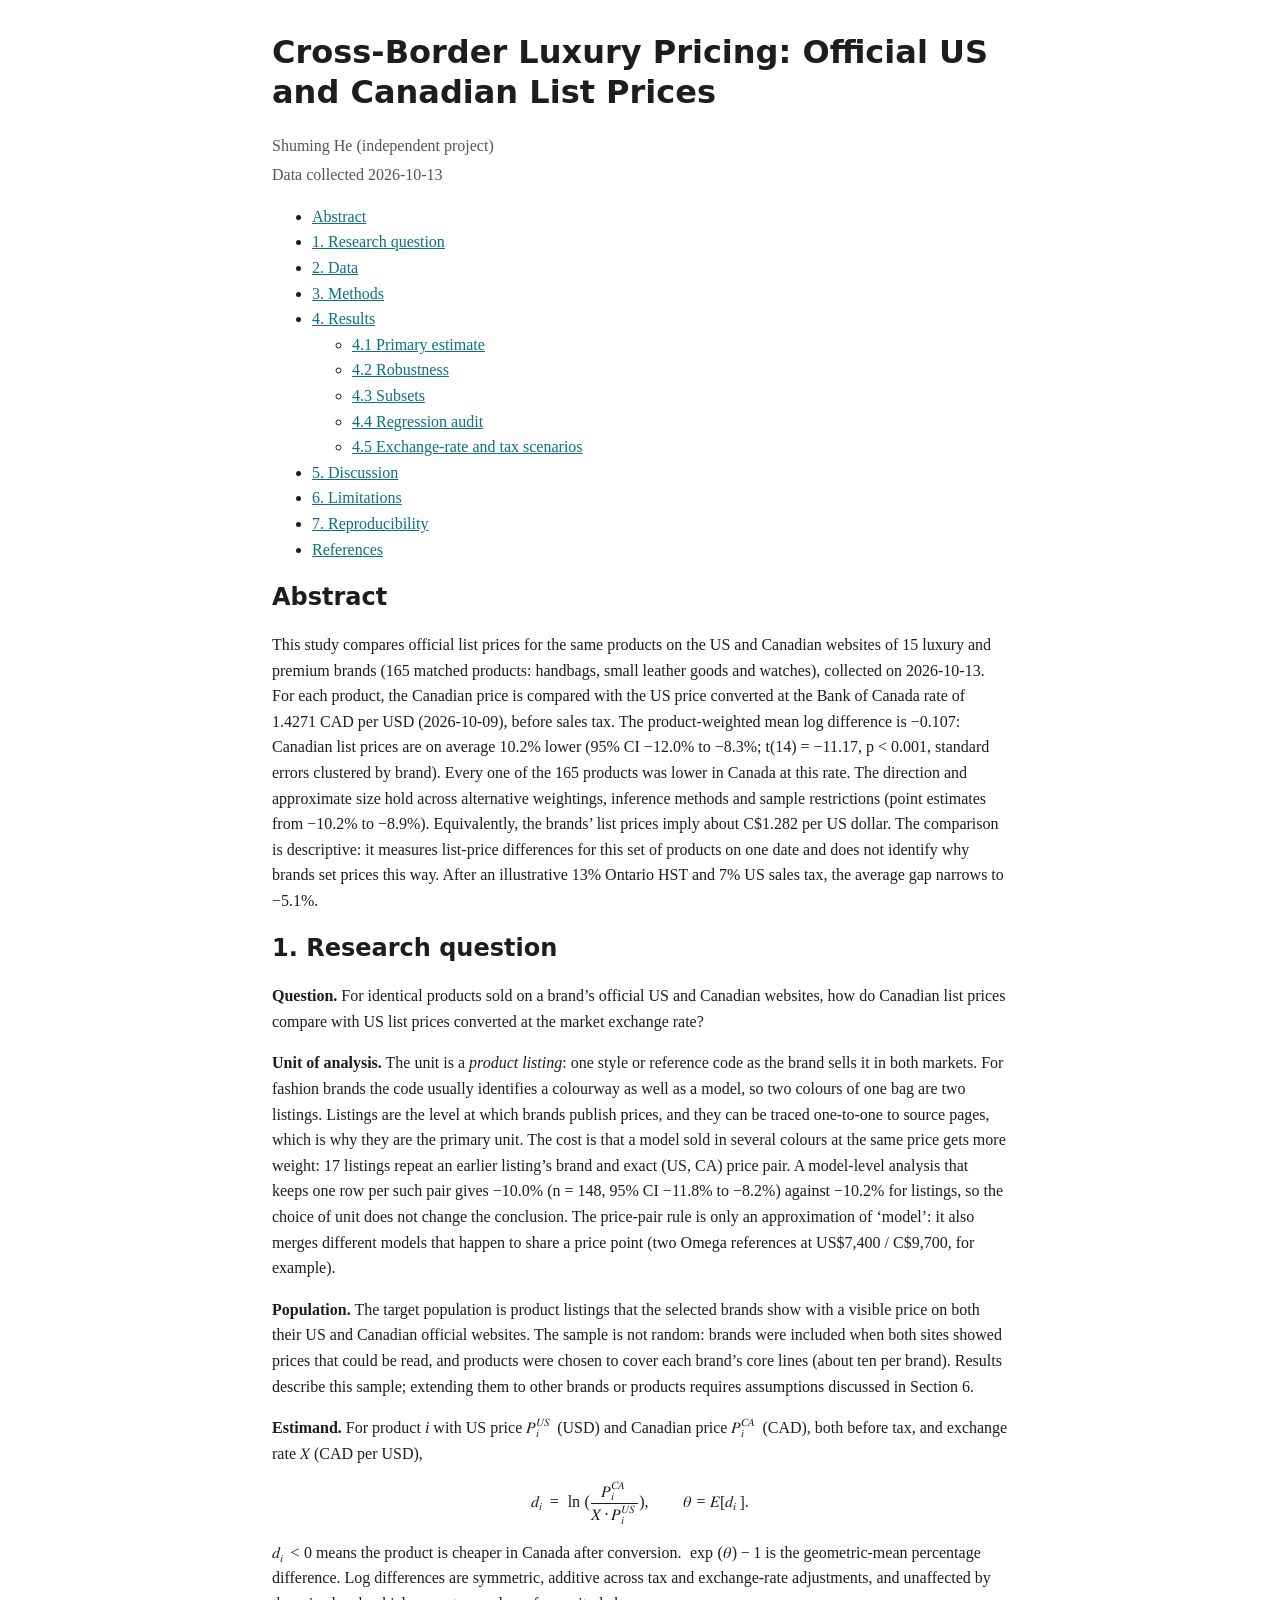
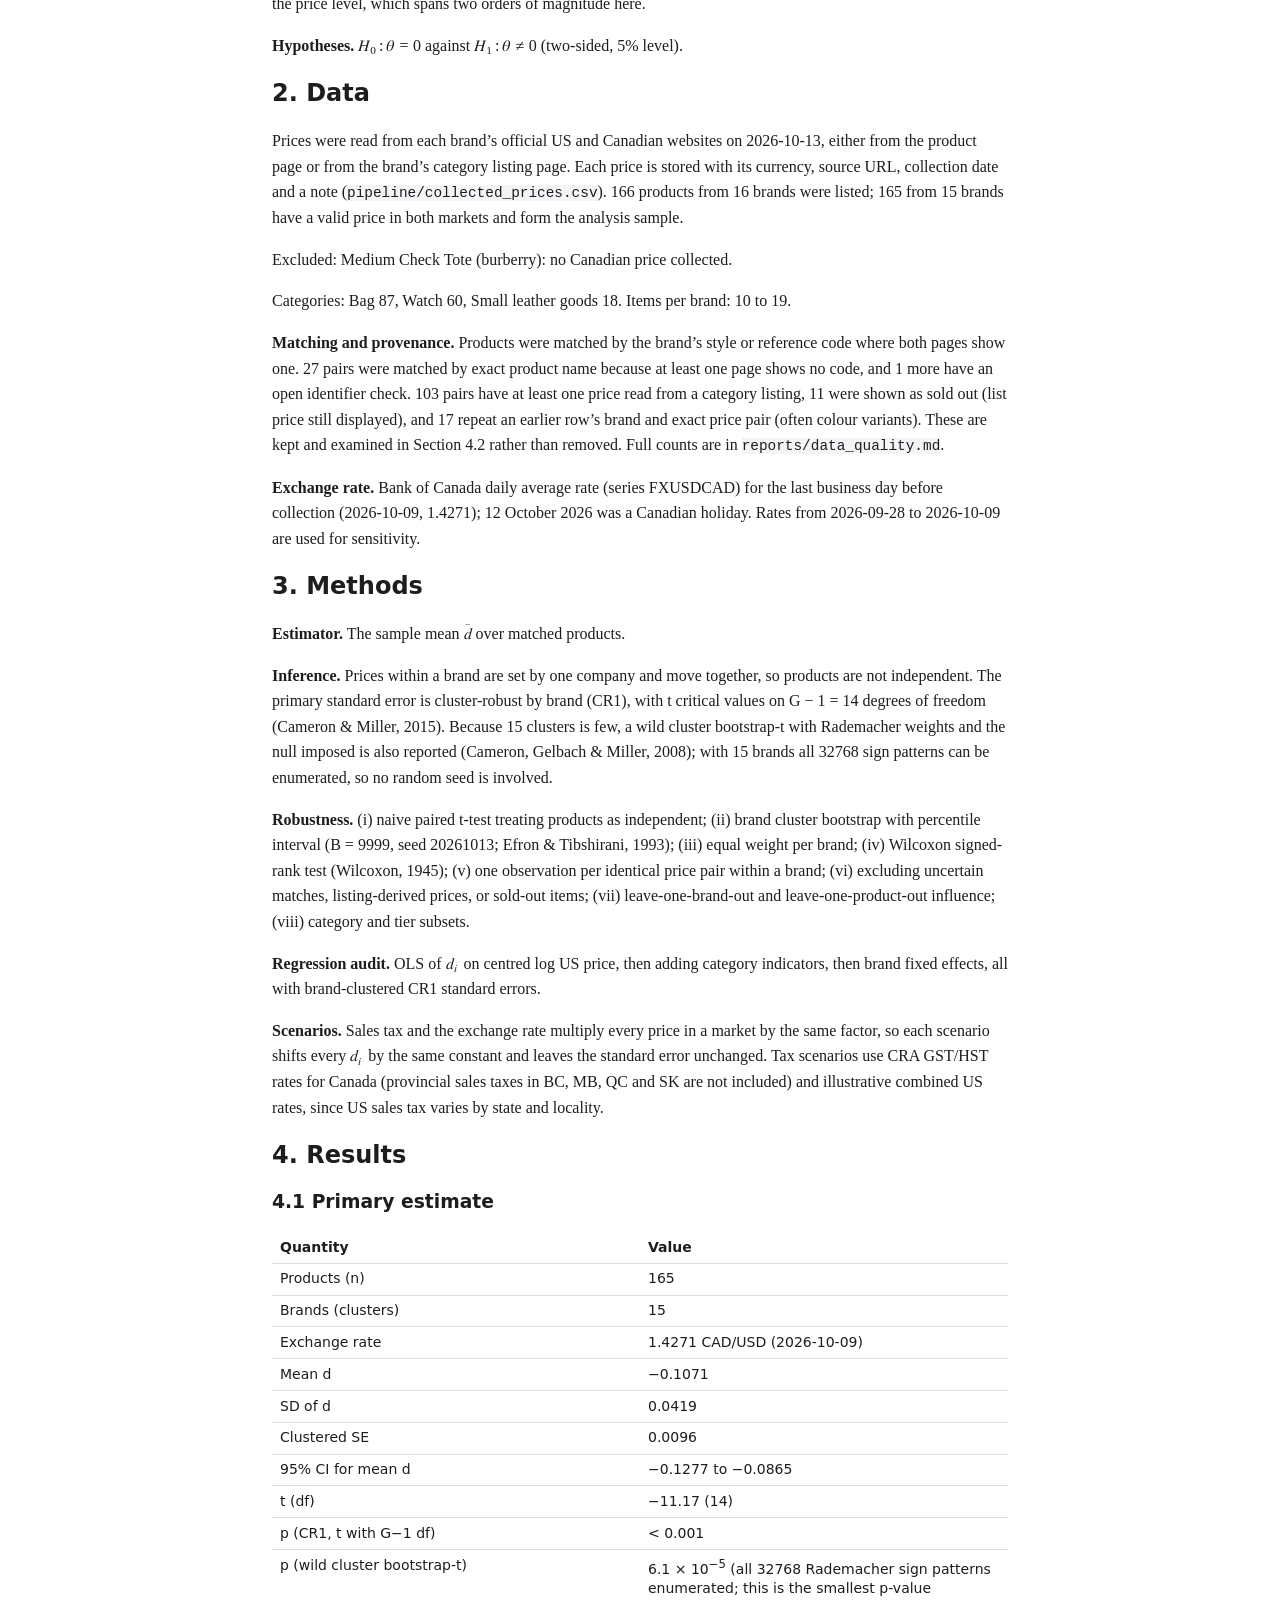
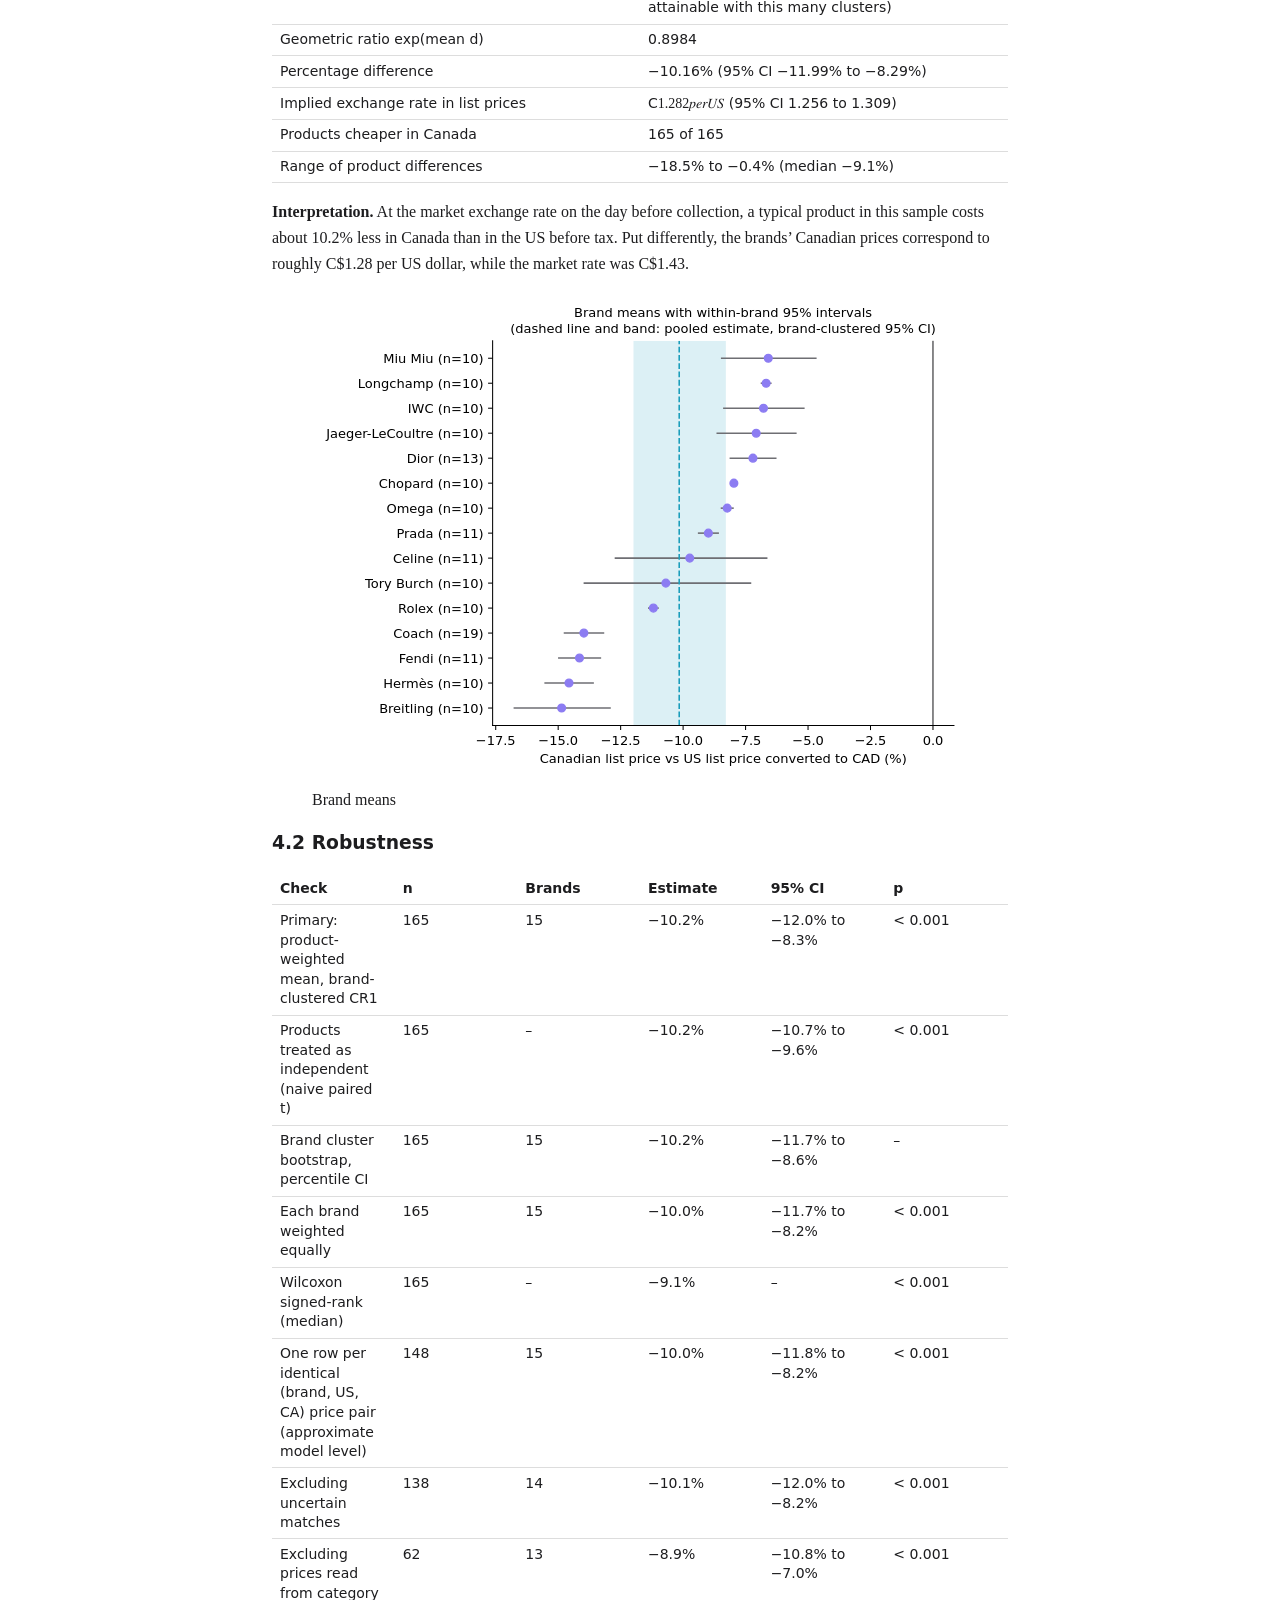
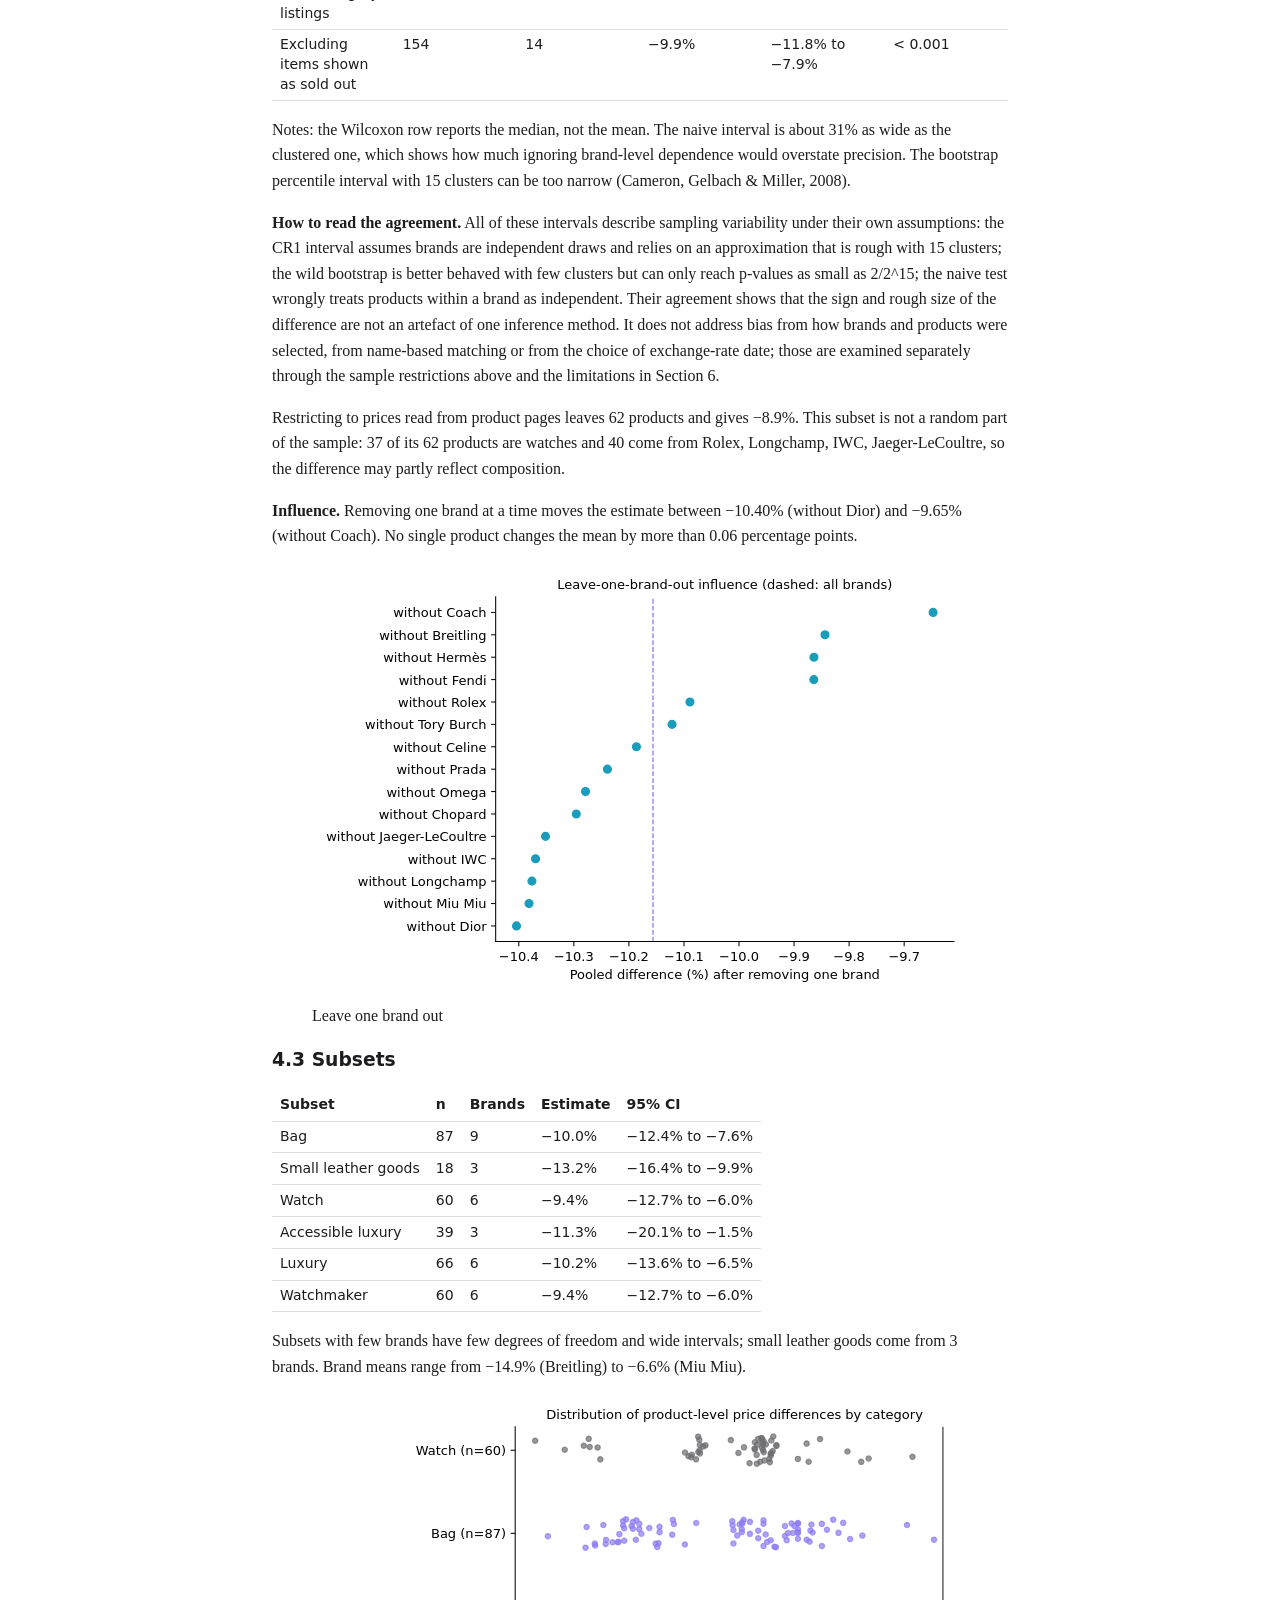
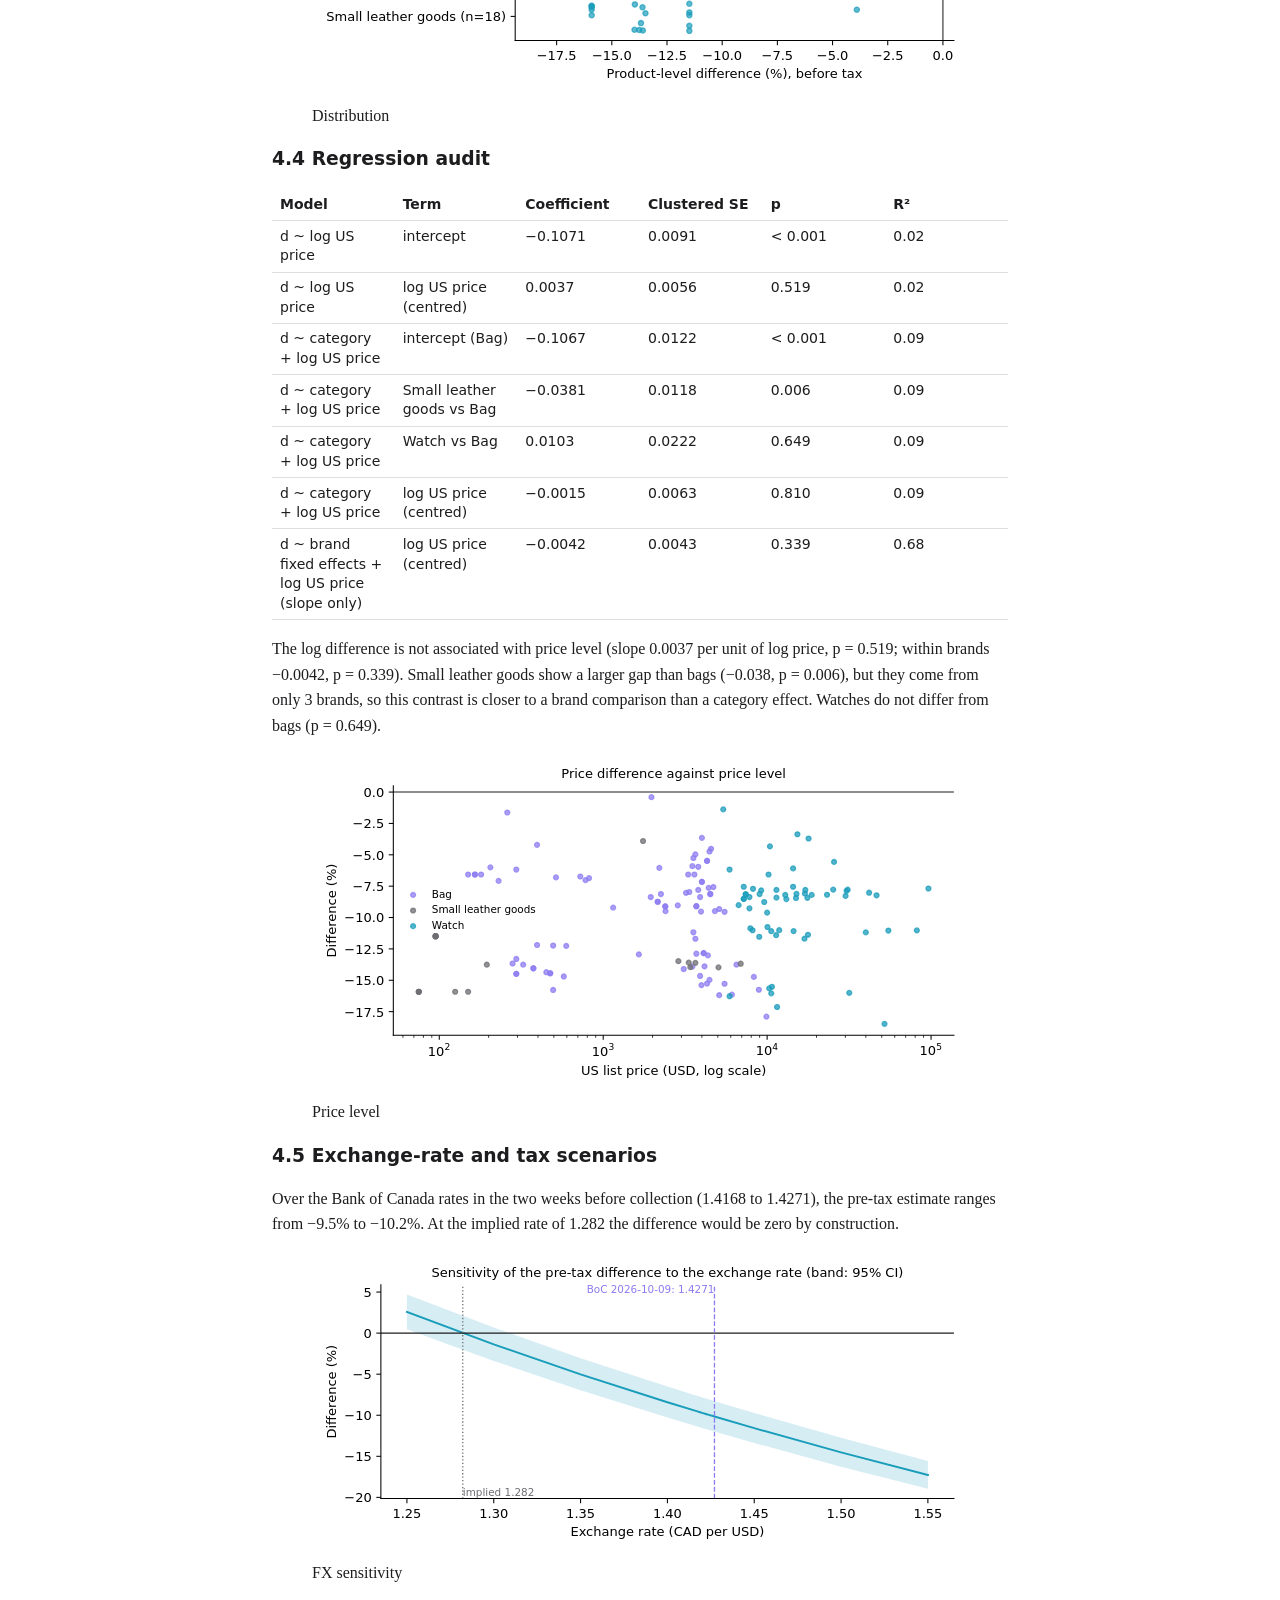
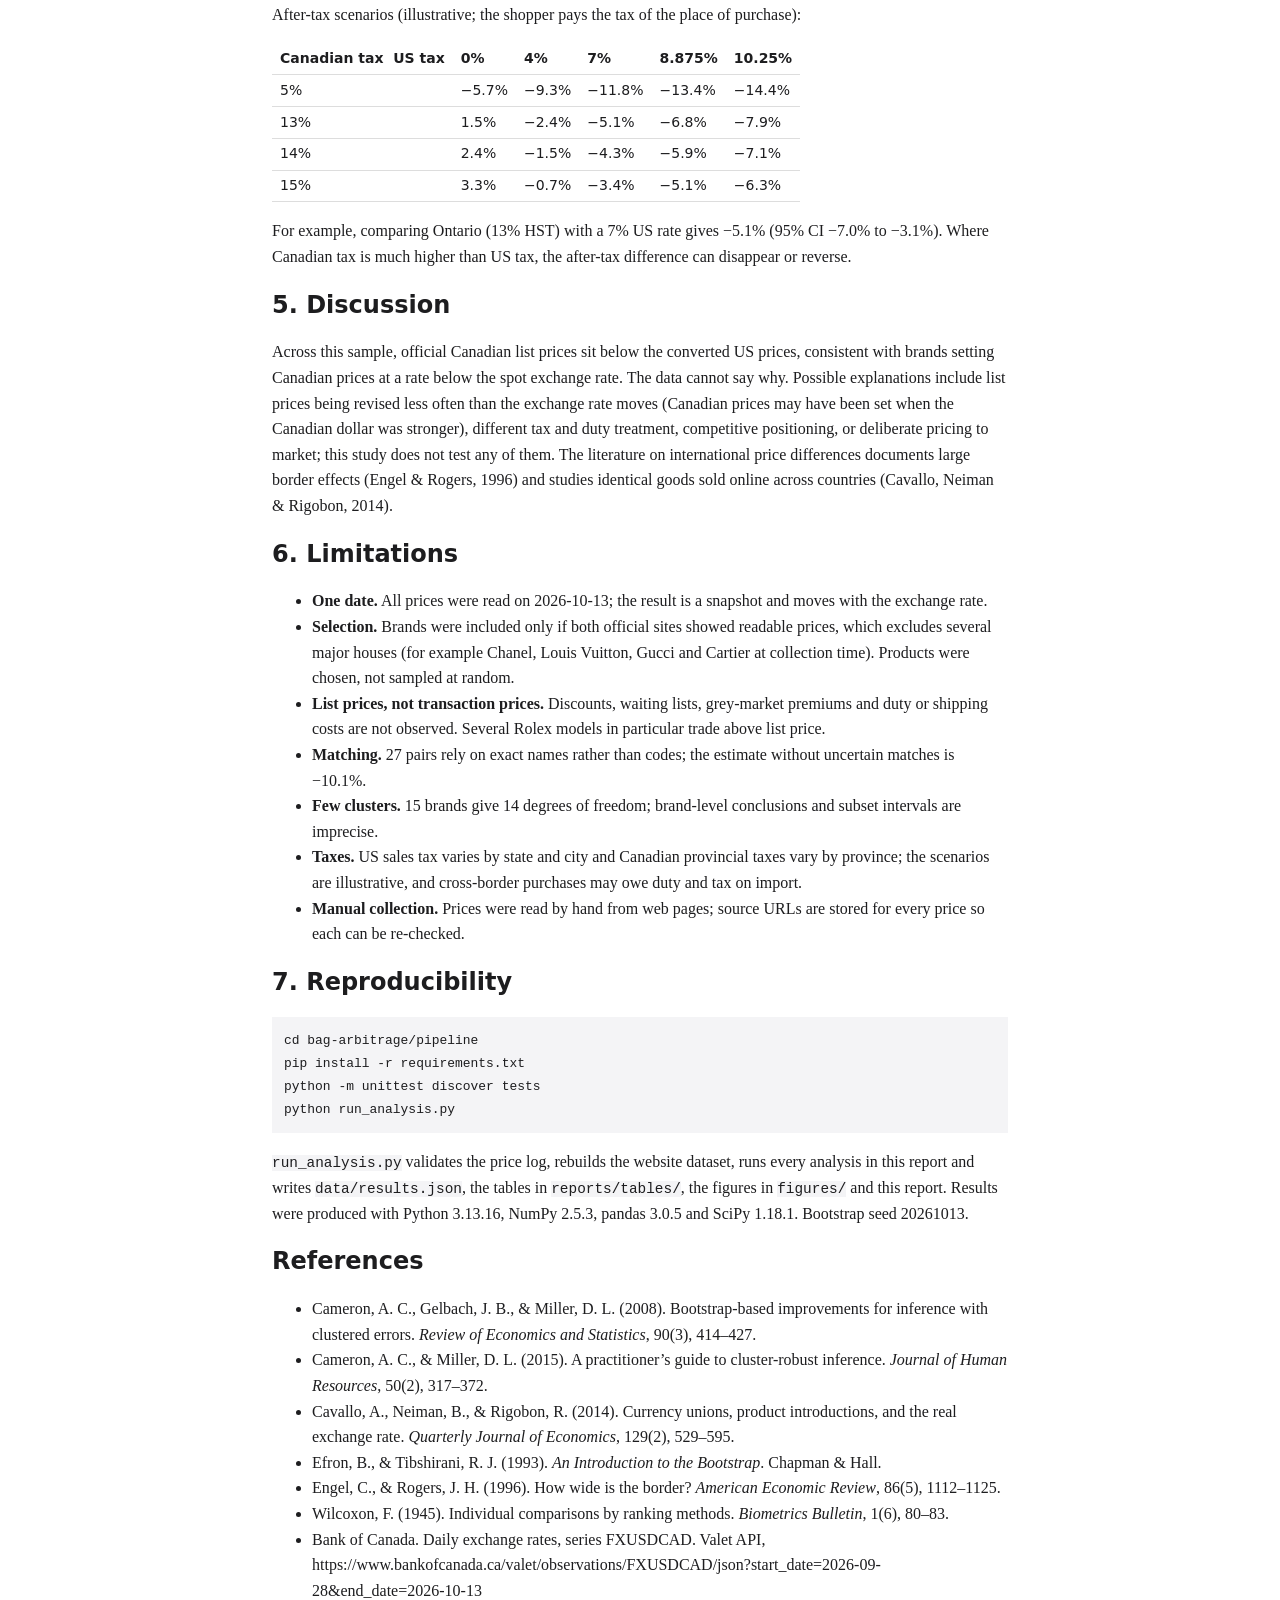
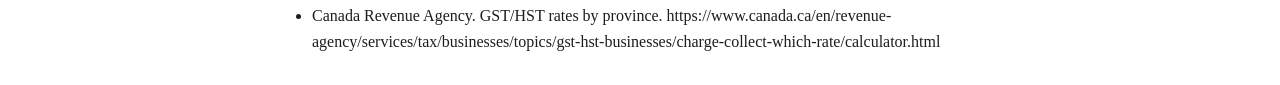
<file: bag-arbitrage/reports/report.html>
<!DOCTYPE html>
<html xmlns="http://www.w3.org/1999/xhtml" lang="en" xml:lang="en">
<head>
  <meta charset="utf-8" />
  <meta name="generator" content="pandoc" />
  <meta name="viewport" content="width=device-width, initial-scale=1.0, user-scalable=yes" />
  <meta name="author" content="Shuming He (independent project)" />
  <title>Cross-Border Luxury Pricing: Official US and Canadian List Prices</title>
  <style>
    code{white-space: pre-wrap;}
    span.smallcaps{font-variant: small-caps;}
    div.columns{display: flex; gap: min(4vw, 1.5em);}
    div.column{flex: auto; overflow-x: auto;}
    div.hanging-indent{margin-left: 1.5em; text-indent: -1.5em;}
    /* The extra [class] is a hack that increases specificity enough to
       override a similar rule in reveal.js */
    ul.task-list[class]{list-style: none;}
    ul.task-list li input[type="checkbox"] {
      font-size: inherit;
      width: 0.8em;
      margin: 0 0.8em 0.2em -1.6em;
      vertical-align: middle;
    }
  </style>
  <link rel="stylesheet" href="report.css" />
</head>
<body>
<header id="title-block-header">
<h1 class="title">Cross-Border Luxury Pricing: Official US and Canadian
List Prices</h1>
<p class="author">Shuming He (independent project)</p>
<p class="date">Data collected 2026-10-13</p>
</header>
<nav id="TOC" role="doc-toc">
<ul>
<li><a href="#abstract" id="toc-abstract">Abstract</a></li>
<li><a href="#research-question" id="toc-research-question">1. Research
question</a></li>
<li><a href="#data" id="toc-data">2. Data</a></li>
<li><a href="#methods" id="toc-methods">3. Methods</a></li>
<li><a href="#results" id="toc-results">4. Results</a>
<ul>
<li><a href="#primary-estimate" id="toc-primary-estimate">4.1 Primary
estimate</a></li>
<li><a href="#robustness" id="toc-robustness">4.2 Robustness</a></li>
<li><a href="#subsets" id="toc-subsets">4.3 Subsets</a></li>
<li><a href="#regression-audit" id="toc-regression-audit">4.4 Regression
audit</a></li>
<li><a href="#exchange-rate-and-tax-scenarios"
id="toc-exchange-rate-and-tax-scenarios">4.5 Exchange-rate and tax
scenarios</a></li>
</ul></li>
<li><a href="#discussion" id="toc-discussion">5. Discussion</a></li>
<li><a href="#limitations" id="toc-limitations">6. Limitations</a></li>
<li><a href="#reproducibility" id="toc-reproducibility">7.
Reproducibility</a></li>
<li><a href="#references" id="toc-references">References</a></li>
</ul>
</nav>
<h2 id="abstract">Abstract</h2>
<p>This study compares official list prices for the same products on the
US and Canadian websites of 15 luxury and premium brands (165 matched
products: handbags, small leather goods and watches), collected on
2026-10-13. For each product, the Canadian price is compared with the US
price converted at the Bank of Canada rate of 1.4271 CAD per USD
(2026-10-09), before sales tax. The product-weighted mean log difference
is −0.107: Canadian list prices are on average 10.2% lower (95% CI
−12.0% to −8.3%; t(14) = −11.17, p &lt; 0.001, standard errors clustered
by brand). Every one of the 165 products was lower in Canada at this
rate. The direction and approximate size hold across alternative
weightings, inference methods and sample restrictions (point estimates
from −10.2% to −8.9%). Equivalently, the brands’ list prices imply about
C$1.282 per US dollar. The comparison is descriptive: it measures
list-price differences for this set of products on one date and does not
identify why brands set prices this way. After an illustrative 13%
Ontario HST and 7% US sales tax, the average gap narrows to −5.1%.</p>
<h2 id="research-question">1. Research question</h2>
<p><strong>Question.</strong> For identical products sold on a brand’s
official US and Canadian websites, how do Canadian list prices compare
with US list prices converted at the market exchange rate?</p>
<p><strong>Unit of analysis.</strong> The unit is a <em>product
listing</em>: one style or reference code as the brand sells it in both
markets. For fashion brands the code usually identifies a colourway as
well as a model, so two colours of one bag are two listings. Listings
are the level at which brands publish prices, and they can be traced
one-to-one to source pages, which is why they are the primary unit. The
cost is that a model sold in several colours at the same price gets more
weight: 17 listings repeat an earlier listing’s brand and exact (US, CA)
price pair. A model-level analysis that keeps one row per such pair
gives −10.0% (n = 148, 95% CI −11.8% to −8.2%) against −10.2% for
listings, so the choice of unit does not change the conclusion. The
price-pair rule is only an approximation of ‘model’: it also merges
different models that happen to share a price point (two Omega
references at US$7,400 / C$9,700, for example).</p>
<p><strong>Population.</strong> The target population is product
listings that the selected brands show with a visible price on both
their US and Canadian official websites. The sample is not random:
brands were included when both sites showed prices that could be read,
and products were chosen to cover each brand’s core lines (about ten per
brand). Results describe this sample; extending them to other brands or
products requires assumptions discussed in Section 6.</p>
<p><strong>Estimand.</strong> For product <em>i</em> with US price
<math display="inline" xmlns="http://www.w3.org/1998/Math/MathML"><semantics><msubsup><mi>P</mi><mi>i</mi><mrow><mi>U</mi><mi>S</mi></mrow></msubsup><annotation encoding="application/x-tex">P^{US}_i</annotation></semantics></math>
(USD) and Canadian price
<math display="inline" xmlns="http://www.w3.org/1998/Math/MathML"><semantics><msubsup><mi>P</mi><mi>i</mi><mrow><mi>C</mi><mi>A</mi></mrow></msubsup><annotation encoding="application/x-tex">P^{CA}_i</annotation></semantics></math>
(CAD), both before tax, and exchange rate
<math display="inline" xmlns="http://www.w3.org/1998/Math/MathML"><semantics><mi>X</mi><annotation encoding="application/x-tex">X</annotation></semantics></math>
(CAD per USD),</p>
<p><math display="block" xmlns="http://www.w3.org/1998/Math/MathML"><semantics><mrow><msub><mi>d</mi><mi>i</mi></msub><mo>=</mo><mo>ln</mo><mspace width="-0.167em"></mspace><mrow><mo stretchy="true" form="prefix">(</mo><mfrac><msubsup><mi>P</mi><mi>i</mi><mrow><mi>C</mi><mi>A</mi></mrow></msubsup><mrow><mi>X</mi><mo>⋅</mo><msubsup><mi>P</mi><mi>i</mi><mrow><mi>U</mi><mi>S</mi></mrow></msubsup></mrow></mfrac><mo stretchy="true" form="postfix">)</mo></mrow><mo>,</mo><mspace width="2.0em"></mspace><mi>θ</mi><mo>=</mo><mi>E</mi><mrow><mo stretchy="true" form="prefix">[</mo><msub><mi>d</mi><mi>i</mi></msub><mo stretchy="true" form="postfix">]</mo></mrow><mi>.</mi></mrow><annotation encoding="application/x-tex">d_i = \ln\!\left(\frac{P^{CA}_i}{X \cdot P^{US}_i}\right), \qquad \theta = E[d_i].</annotation></semantics></math></p>
<p><math display="inline" xmlns="http://www.w3.org/1998/Math/MathML"><semantics><mrow><msub><mi>d</mi><mi>i</mi></msub><mo>&lt;</mo><mn>0</mn></mrow><annotation encoding="application/x-tex">d_i &lt; 0</annotation></semantics></math>
means the product is cheaper in Canada after conversion.
<math display="inline" xmlns="http://www.w3.org/1998/Math/MathML"><semantics><mrow><mo>exp</mo><mrow><mo stretchy="true" form="prefix">(</mo><mi>θ</mi><mo stretchy="true" form="postfix">)</mo></mrow><mo>−</mo><mn>1</mn></mrow><annotation encoding="application/x-tex">\exp(\theta) - 1</annotation></semantics></math>
is the geometric-mean percentage difference. Log differences are
symmetric, additive across tax and exchange-rate adjustments, and
unaffected by the price level, which spans two orders of magnitude
here.</p>
<p><strong>Hypotheses.</strong>
<math display="inline" xmlns="http://www.w3.org/1998/Math/MathML"><semantics><mrow><msub><mi>H</mi><mn>0</mn></msub><mo>:</mo><mi>θ</mi><mo>=</mo><mn>0</mn></mrow><annotation encoding="application/x-tex">H_0: \theta = 0</annotation></semantics></math>
against
<math display="inline" xmlns="http://www.w3.org/1998/Math/MathML"><semantics><mrow><msub><mi>H</mi><mn>1</mn></msub><mo>:</mo><mi>θ</mi><mo>≠</mo><mn>0</mn></mrow><annotation encoding="application/x-tex">H_1: \theta \neq 0</annotation></semantics></math>
(two-sided, 5% level).</p>
<h2 id="data">2. Data</h2>
<p>Prices were read from each brand’s official US and Canadian websites
on 2026-10-13, either from the product page or from the brand’s category
listing page. Each price is stored with its currency, source URL,
collection date and a note (<code>pipeline/collected_prices.csv</code>).
166 products from 16 brands were listed; 165 from 15 brands have a valid
price in both markets and form the analysis sample.</p>
<p>Excluded: Medium Check Tote (burberry): no Canadian price
collected.</p>
<p>Categories: Bag 87, Watch 60, Small leather goods 18. Items per
brand: 10 to 19.</p>
<p><strong>Matching and provenance.</strong> Products were matched by
the brand’s style or reference code where both pages show one. 27 pairs
were matched by exact product name because at least one page shows no
code, and 1 more have an open identifier check. 103 pairs have at least
one price read from a category listing, 11 were shown as sold out (list
price still displayed), and 17 repeat an earlier row’s brand and exact
price pair (often colour variants). These are kept and examined in
Section 4.2 rather than removed. Full counts are in
<code>reports/data_quality.md</code>.</p>
<p><strong>Exchange rate.</strong> Bank of Canada daily average rate
(series FXUSDCAD) for the last business day before collection
(2026-10-09, 1.4271); 12 October 2026 was a Canadian holiday. Rates from
2026-09-28 to 2026-10-09 are used for sensitivity.</p>
<h2 id="methods">3. Methods</h2>
<p><strong>Estimator.</strong> The sample mean
<math display="inline" xmlns="http://www.w3.org/1998/Math/MathML"><semantics><mover><mi>d</mi><mo accent="true">‾</mo></mover><annotation encoding="application/x-tex">\bar d</annotation></semantics></math>
over matched products.</p>
<p><strong>Inference.</strong> Prices within a brand are set by one
company and move together, so products are not independent. The primary
standard error is cluster-robust by brand (CR1), with t critical values
on G − 1 = 14 degrees of freedom (Cameron &amp; Miller, 2015). Because
15 clusters is few, a wild cluster bootstrap-t with Rademacher weights
and the null imposed is also reported (Cameron, Gelbach &amp; Miller,
2008); with 15 brands all 32768 sign patterns can be enumerated, so no
random seed is involved.</p>
<p><strong>Robustness.</strong> (i) naive paired t-test treating
products as independent; (ii) brand cluster bootstrap with percentile
interval (B = 9999, seed 20261013; Efron &amp; Tibshirani, 1993); (iii)
equal weight per brand; (iv) Wilcoxon signed-rank test (Wilcoxon, 1945);
(v) one observation per identical price pair within a brand; (vi)
excluding uncertain matches, listing-derived prices, or sold-out items;
(vii) leave-one-brand-out and leave-one-product-out influence; (viii)
category and tier subsets.</p>
<p><strong>Regression audit.</strong> OLS of
<math display="inline" xmlns="http://www.w3.org/1998/Math/MathML"><semantics><msub><mi>d</mi><mi>i</mi></msub><annotation encoding="application/x-tex">d_i</annotation></semantics></math>
on centred log US price, then adding category indicators, then brand
fixed effects, all with brand-clustered CR1 standard errors.</p>
<p><strong>Scenarios.</strong> Sales tax and the exchange rate multiply
every price in a market by the same factor, so each scenario shifts
every
<math display="inline" xmlns="http://www.w3.org/1998/Math/MathML"><semantics><msub><mi>d</mi><mi>i</mi></msub><annotation encoding="application/x-tex">d_i</annotation></semantics></math>
by the same constant and leaves the standard error unchanged. Tax
scenarios use CRA GST/HST rates for Canada (provincial sales taxes in
BC, MB, QC and SK are not included) and illustrative combined US rates,
since US sales tax varies by state and locality.</p>
<h2 id="results">4. Results</h2>
<h3 id="primary-estimate">4.1 Primary estimate</h3>
<table>
<colgroup>
<col style="width: 50%" />
<col style="width: 50%" />
</colgroup>
<thead>
<tr class="header">
<th>Quantity</th>
<th>Value</th>
</tr>
</thead>
<tbody>
<tr class="odd">
<td>Products (n)</td>
<td>165</td>
</tr>
<tr class="even">
<td>Brands (clusters)</td>
<td>15</td>
</tr>
<tr class="odd">
<td>Exchange rate</td>
<td>1.4271 CAD/USD (2026-10-09)</td>
</tr>
<tr class="even">
<td>Mean d</td>
<td>−0.1071</td>
</tr>
<tr class="odd">
<td>SD of d</td>
<td>0.0419</td>
</tr>
<tr class="even">
<td>Clustered SE</td>
<td>0.0096</td>
</tr>
<tr class="odd">
<td>95% CI for mean d</td>
<td>−0.1277 to −0.0865</td>
</tr>
<tr class="even">
<td>t (df)</td>
<td>−11.17 (14)</td>
</tr>
<tr class="odd">
<td>p (CR1, t with G−1 df)</td>
<td>&lt; 0.001</td>
</tr>
<tr class="even">
<td>p (wild cluster bootstrap-t)</td>
<td>6.1 × 10<sup>−5</sup> (all 32768 Rademacher sign patterns
enumerated; this is the smallest p-value attainable with this many
clusters)</td>
</tr>
<tr class="odd">
<td>Geometric ratio exp(mean d)</td>
<td>0.8984</td>
</tr>
<tr class="even">
<td>Percentage difference</td>
<td>−10.16% (95% CI −11.99% to −8.29%)</td>
</tr>
<tr class="odd">
<td>Implied exchange rate in list prices</td>
<td>C<math display="inline" xmlns="http://www.w3.org/1998/Math/MathML"><semantics><mrow><mn>1.282</mn><mi>p</mi><mi>e</mi><mi>r</mi><mi>U</mi><mi>S</mi></mrow><annotation encoding="application/x-tex">1.282 per US</annotation></semantics></math>
(95% CI 1.256 to 1.309)</td>
</tr>
<tr class="even">
<td>Products cheaper in Canada</td>
<td>165 of 165</td>
</tr>
<tr class="odd">
<td>Range of product differences</td>
<td>−18.5% to −0.4% (median −9.1%)</td>
</tr>
</tbody>
</table>
<p><strong>Interpretation.</strong> At the market exchange rate on the
day before collection, a typical product in this sample costs about
10.2% less in Canada than in the US before tax. Put differently, the
brands’ Canadian prices correspond to roughly C$1.28 per US dollar,
while the market rate was C$1.43.</p>
<figure>
<img src="../figures/brand_forest.svg" alt="Brand means" />
<figcaption aria-hidden="true">Brand means</figcaption>
</figure>
<h3 id="robustness">4.2 Robustness</h3>
<table style="width:100%;">
<colgroup>
<col style="width: 16%" />
<col style="width: 16%" />
<col style="width: 16%" />
<col style="width: 16%" />
<col style="width: 16%" />
<col style="width: 16%" />
</colgroup>
<thead>
<tr class="header">
<th>Check</th>
<th>n</th>
<th>Brands</th>
<th>Estimate</th>
<th>95% CI</th>
<th>p</th>
</tr>
</thead>
<tbody>
<tr class="odd">
<td>Primary: product-weighted mean, brand-clustered CR1</td>
<td>165</td>
<td>15</td>
<td>−10.2%</td>
<td>−12.0% to −8.3%</td>
<td>&lt; 0.001</td>
</tr>
<tr class="even">
<td>Products treated as independent (naive paired t)</td>
<td>165</td>
<td>–</td>
<td>−10.2%</td>
<td>−10.7% to −9.6%</td>
<td>&lt; 0.001</td>
</tr>
<tr class="odd">
<td>Brand cluster bootstrap, percentile CI</td>
<td>165</td>
<td>15</td>
<td>−10.2%</td>
<td>−11.7% to −8.6%</td>
<td>–</td>
</tr>
<tr class="even">
<td>Each brand weighted equally</td>
<td>165</td>
<td>15</td>
<td>−10.0%</td>
<td>−11.7% to −8.2%</td>
<td>&lt; 0.001</td>
</tr>
<tr class="odd">
<td>Wilcoxon signed-rank (median)</td>
<td>165</td>
<td>–</td>
<td>−9.1%</td>
<td>–</td>
<td>&lt; 0.001</td>
</tr>
<tr class="even">
<td>One row per identical (brand, US, CA) price pair (approximate model
level)</td>
<td>148</td>
<td>15</td>
<td>−10.0%</td>
<td>−11.8% to −8.2%</td>
<td>&lt; 0.001</td>
</tr>
<tr class="odd">
<td>Excluding uncertain matches</td>
<td>138</td>
<td>14</td>
<td>−10.1%</td>
<td>−12.0% to −8.2%</td>
<td>&lt; 0.001</td>
</tr>
<tr class="even">
<td>Excluding prices read from category listings</td>
<td>62</td>
<td>13</td>
<td>−8.9%</td>
<td>−10.8% to −7.0%</td>
<td>&lt; 0.001</td>
</tr>
<tr class="odd">
<td>Excluding items shown as sold out</td>
<td>154</td>
<td>14</td>
<td>−9.9%</td>
<td>−11.8% to −7.9%</td>
<td>&lt; 0.001</td>
</tr>
</tbody>
</table>
<p>Notes: the Wilcoxon row reports the median, not the mean. The naive
interval is about 31% as wide as the clustered one, which shows how much
ignoring brand-level dependence would overstate precision. The bootstrap
percentile interval with 15 clusters can be too narrow (Cameron, Gelbach
&amp; Miller, 2008).</p>
<p><strong>How to read the agreement.</strong> All of these intervals
describe sampling variability under their own assumptions: the CR1
interval assumes brands are independent draws and relies on an
approximation that is rough with 15 clusters; the wild bootstrap is
better behaved with few clusters but can only reach p-values as small as
2/2^15; the naive test wrongly treats products within a brand as
independent. Their agreement shows that the sign and rough size of the
difference are not an artefact of one inference method. It does not
address bias from how brands and products were selected, from name-based
matching or from the choice of exchange-rate date; those are examined
separately through the sample restrictions above and the limitations in
Section 6.</p>
<p>Restricting to prices read from product pages leaves 62 products and
gives −8.9%. This subset is not a random part of the sample: 37 of its
62 products are watches and 40 come from Rolex, Longchamp, IWC,
Jaeger-LeCoultre, so the difference may partly reflect composition.</p>
<p><strong>Influence.</strong> Removing one brand at a time moves the
estimate between −10.40% (without Dior) and −9.65% (without Coach). No
single product changes the mean by more than 0.06 percentage points.</p>
<figure>
<img src="../figures/leave_one_brand_out.svg"
alt="Leave one brand out" />
<figcaption aria-hidden="true">Leave one brand out</figcaption>
</figure>
<h3 id="subsets">4.3 Subsets</h3>
<table>
<thead>
<tr class="header">
<th>Subset</th>
<th>n</th>
<th>Brands</th>
<th>Estimate</th>
<th>95% CI</th>
</tr>
</thead>
<tbody>
<tr class="odd">
<td>Bag</td>
<td>87</td>
<td>9</td>
<td>−10.0%</td>
<td>−12.4% to −7.6%</td>
</tr>
<tr class="even">
<td>Small leather goods</td>
<td>18</td>
<td>3</td>
<td>−13.2%</td>
<td>−16.4% to −9.9%</td>
</tr>
<tr class="odd">
<td>Watch</td>
<td>60</td>
<td>6</td>
<td>−9.4%</td>
<td>−12.7% to −6.0%</td>
</tr>
<tr class="even">
<td>Accessible luxury</td>
<td>39</td>
<td>3</td>
<td>−11.3%</td>
<td>−20.1% to −1.5%</td>
</tr>
<tr class="odd">
<td>Luxury</td>
<td>66</td>
<td>6</td>
<td>−10.2%</td>
<td>−13.6% to −6.5%</td>
</tr>
<tr class="even">
<td>Watchmaker</td>
<td>60</td>
<td>6</td>
<td>−9.4%</td>
<td>−12.7% to −6.0%</td>
</tr>
</tbody>
</table>
<p>Subsets with few brands have few degrees of freedom and wide
intervals; small leather goods come from 3 brands. Brand means range
from −14.9% (Breitling) to −6.6% (Miu Miu).</p>
<figure>
<img src="../figures/distribution.svg" alt="Distribution" />
<figcaption aria-hidden="true">Distribution</figcaption>
</figure>
<h3 id="regression-audit">4.4 Regression audit</h3>
<table style="width:100%;">
<colgroup>
<col style="width: 16%" />
<col style="width: 16%" />
<col style="width: 16%" />
<col style="width: 16%" />
<col style="width: 16%" />
<col style="width: 16%" />
</colgroup>
<thead>
<tr class="header">
<th>Model</th>
<th>Term</th>
<th>Coefficient</th>
<th>Clustered SE</th>
<th>p</th>
<th>R²</th>
</tr>
</thead>
<tbody>
<tr class="odd">
<td>d ~ log US price</td>
<td>intercept</td>
<td>−0.1071</td>
<td>0.0091</td>
<td>&lt; 0.001</td>
<td>0.02</td>
</tr>
<tr class="even">
<td>d ~ log US price</td>
<td>log US price (centred)</td>
<td>0.0037</td>
<td>0.0056</td>
<td>0.519</td>
<td>0.02</td>
</tr>
<tr class="odd">
<td>d ~ category + log US price</td>
<td>intercept (Bag)</td>
<td>−0.1067</td>
<td>0.0122</td>
<td>&lt; 0.001</td>
<td>0.09</td>
</tr>
<tr class="even">
<td>d ~ category + log US price</td>
<td>Small leather goods vs Bag</td>
<td>−0.0381</td>
<td>0.0118</td>
<td>0.006</td>
<td>0.09</td>
</tr>
<tr class="odd">
<td>d ~ category + log US price</td>
<td>Watch vs Bag</td>
<td>0.0103</td>
<td>0.0222</td>
<td>0.649</td>
<td>0.09</td>
</tr>
<tr class="even">
<td>d ~ category + log US price</td>
<td>log US price (centred)</td>
<td>−0.0015</td>
<td>0.0063</td>
<td>0.810</td>
<td>0.09</td>
</tr>
<tr class="odd">
<td>d ~ brand fixed effects + log US price (slope only)</td>
<td>log US price (centred)</td>
<td>−0.0042</td>
<td>0.0043</td>
<td>0.339</td>
<td>0.68</td>
</tr>
</tbody>
</table>
<p>The log difference is not associated with price level (slope 0.0037
per unit of log price, p = 0.519; within brands −0.0042, p = 0.339).
Small leather goods show a larger gap than bags (−0.038, p = 0.006), but
they come from only 3 brands, so this contrast is closer to a brand
comparison than a category effect. Watches do not differ from bags (p =
0.649).</p>
<figure>
<img src="../figures/price_scatter.svg" alt="Price level" />
<figcaption aria-hidden="true">Price level</figcaption>
</figure>
<h3 id="exchange-rate-and-tax-scenarios">4.5 Exchange-rate and tax
scenarios</h3>
<p>Over the Bank of Canada rates in the two weeks before collection
(1.4168 to 1.4271), the pre-tax estimate ranges from −9.5% to −10.2%. At
the implied rate of 1.282 the difference would be zero by
construction.</p>
<figure>
<img src="../figures/fx_sensitivity.svg" alt="FX sensitivity" />
<figcaption aria-hidden="true">FX sensitivity</figcaption>
</figure>
<p>After-tax scenarios (illustrative; the shopper pays the tax of the
place of purchase):</p>
<table>
<thead>
<tr class="header">
<th>Canadian tax  US tax</th>
<th>0%</th>
<th>4%</th>
<th>7%</th>
<th>8.875%</th>
<th>10.25%</th>
</tr>
</thead>
<tbody>
<tr class="odd">
<td>5%</td>
<td>−5.7%</td>
<td>−9.3%</td>
<td>−11.8%</td>
<td>−13.4%</td>
<td>−14.4%</td>
</tr>
<tr class="even">
<td>13%</td>
<td>1.5%</td>
<td>−2.4%</td>
<td>−5.1%</td>
<td>−6.8%</td>
<td>−7.9%</td>
</tr>
<tr class="odd">
<td>14%</td>
<td>2.4%</td>
<td>−1.5%</td>
<td>−4.3%</td>
<td>−5.9%</td>
<td>−7.1%</td>
</tr>
<tr class="even">
<td>15%</td>
<td>3.3%</td>
<td>−0.7%</td>
<td>−3.4%</td>
<td>−5.1%</td>
<td>−6.3%</td>
</tr>
</tbody>
</table>
<p>For example, comparing Ontario (13% HST) with a 7% US rate gives
−5.1% (95% CI −7.0% to −3.1%). Where Canadian tax is much higher than US
tax, the after-tax difference can disappear or reverse.</p>
<h2 id="discussion">5. Discussion</h2>
<p>Across this sample, official Canadian list prices sit below the
converted US prices, consistent with brands setting Canadian prices at a
rate below the spot exchange rate. The data cannot say why. Possible
explanations include list prices being revised less often than the
exchange rate moves (Canadian prices may have been set when the Canadian
dollar was stronger), different tax and duty treatment, competitive
positioning, or deliberate pricing to market; this study does not test
any of them. The literature on international price differences documents
large border effects (Engel &amp; Rogers, 1996) and studies identical
goods sold online across countries (Cavallo, Neiman &amp; Rigobon,
2014).</p>
<h2 id="limitations">6. Limitations</h2>
<ul>
<li><strong>One date.</strong> All prices were read on 2026-10-13; the
result is a snapshot and moves with the exchange rate.</li>
<li><strong>Selection.</strong> Brands were included only if both
official sites showed readable prices, which excludes several major
houses (for example Chanel, Louis Vuitton, Gucci and Cartier at
collection time). Products were chosen, not sampled at random.</li>
<li><strong>List prices, not transaction prices.</strong> Discounts,
waiting lists, grey-market premiums and duty or shipping costs are not
observed. Several Rolex models in particular trade above list
price.</li>
<li><strong>Matching.</strong> 27 pairs rely on exact names rather than
codes; the estimate without uncertain matches is −10.1%.</li>
<li><strong>Few clusters.</strong> 15 brands give 14 degrees of freedom;
brand-level conclusions and subset intervals are imprecise.</li>
<li><strong>Taxes.</strong> US sales tax varies by state and city and
Canadian provincial taxes vary by province; the scenarios are
illustrative, and cross-border purchases may owe duty and tax on
import.</li>
<li><strong>Manual collection.</strong> Prices were read by hand from
web pages; source URLs are stored for every price so each can be
re-checked.</li>
</ul>
<h2 id="reproducibility">7. Reproducibility</h2>
<pre class="bash"><code>cd bag-arbitrage/pipeline
pip install -r requirements.txt
python -m unittest discover tests
python run_analysis.py</code></pre>
<p><code>run_analysis.py</code> validates the price log, rebuilds the
website dataset, runs every analysis in this report and writes
<code>data/results.json</code>, the tables in
<code>reports/tables/</code>, the figures in <code>figures/</code> and
this report. Results were produced with Python 3.13.16, NumPy 2.5.3,
pandas 3.0.5 and SciPy 1.18.1. Bootstrap seed 20261013.</p>
<h2 id="references">References</h2>
<ul>
<li>Cameron, A. C., Gelbach, J. B., &amp; Miller, D. L. (2008).
Bootstrap-based improvements for inference with clustered errors.
<em>Review of Economics and Statistics</em>, 90(3), 414–427.</li>
<li>Cameron, A. C., &amp; Miller, D. L. (2015). A practitioner’s guide
to cluster-robust inference. <em>Journal of Human Resources</em>, 50(2),
317–372.</li>
<li>Cavallo, A., Neiman, B., &amp; Rigobon, R. (2014). Currency unions,
product introductions, and the real exchange rate. <em>Quarterly Journal
of Economics</em>, 129(2), 529–595.</li>
<li>Efron, B., &amp; Tibshirani, R. J. (1993). <em>An Introduction to
the Bootstrap</em>. Chapman &amp; Hall.</li>
<li>Engel, C., &amp; Rogers, J. H. (1996). How wide is the border?
<em>American Economic Review</em>, 86(5), 1112–1125.</li>
<li>Wilcoxon, F. (1945). Individual comparisons by ranking methods.
<em>Biometrics Bulletin</em>, 1(6), 80–83.</li>
<li>Bank of Canada. Daily exchange rates, series FXUSDCAD. Valet API,
https://www.bankofcanada.ca/valet/observations/FXUSDCAD/json?start_date=2026-09-28&amp;end_date=2026-10-13</li>
<li>Canada Revenue Agency. GST/HST rates by province.
https://www.canada.ca/en/revenue-agency/services/tax/businesses/topics/gst-hst-businesses/charge-collect-which-rate/calculator.html</li>
</ul>
</body>
</html>
</file>
<file: assets/fonts/fonts.css>
/* Self-hosted fonts (Fontsource variable builds, SIL Open Font License 1.1; see LICENSE-*.txt).
   Kept in the repository so pages do not depend on Google Fonts, which is often unreachable in mainland China. */

/* syne-latin-ext-wght-normal */
@font-face {
  font-family: 'Syne';
  font-style: normal;
  font-display: swap;
  font-weight: 400 800;
  src: url(syne-latin-ext-wght-normal.woff2) format('woff2-variations');
  unicode-range: U+0100-02BA,U+02BD-02C5,U+02C7-02CC,U+02CE-02D7,U+02DD-02FF,U+0304,U+0308,U+0329,U+1D00-1DBF,U+1E00-1E9F,U+1EF2-1EFF,U+2020,U+20A0-20AB,U+20AD-20C0,U+2113,U+2C60-2C7F,U+A720-A7FF;
}

/* syne-latin-wght-normal */
@font-face {
  font-family: 'Syne';
  font-style: normal;
  font-display: swap;
  font-weight: 400 800;
  src: url(syne-latin-wght-normal.woff2) format('woff2-variations');
  unicode-range: U+0000-00FF,U+0131,U+0152-0153,U+02BB-02BC,U+02C6,U+02DA,U+02DC,U+0304,U+0308,U+0329,U+2000-206F,U+20AC,U+2122,U+2191,U+2193,U+2212,U+2215,U+FEFF,U+FFFD;
}

/* manrope-latin-ext-wght-normal */
@font-face {
  font-family: 'Manrope';
  font-style: normal;
  font-display: swap;
  font-weight: 200 800;
  src: url(manrope-latin-ext-wght-normal.woff2) format('woff2-variations');
  unicode-range: U+0100-02BA,U+02BD-02C5,U+02C7-02CC,U+02CE-02D7,U+02DD-02FF,U+0304,U+0308,U+0329,U+1D00-1DBF,U+1E00-1E9F,U+1EF2-1EFF,U+2020,U+20A0-20AB,U+20AD-20C0,U+2113,U+2C60-2C7F,U+A720-A7FF;
}

/* manrope-latin-wght-normal */
@font-face {
  font-family: 'Manrope';
  font-style: normal;
  font-display: swap;
  font-weight: 200 800;
  src: url(manrope-latin-wght-normal.woff2) format('woff2-variations');
  unicode-range: U+0000-00FF,U+0131,U+0152-0153,U+02BB-02BC,U+02C6,U+02DA,U+02DC,U+0304,U+0308,U+0329,U+2000-206F,U+20AC,U+2122,U+2191,U+2193,U+2212,U+2215,U+FEFF,U+FFFD;
}

/* jetbrains-mono-latin-ext-wght-normal */
@font-face {
  font-family: 'JetBrains Mono';
  font-style: normal;
  font-display: swap;
  font-weight: 100 800;
  src: url(jetbrains-mono-latin-ext-wght-normal.woff2) format('woff2-variations');
  unicode-range: U+0100-02BA,U+02BD-02C5,U+02C7-02CC,U+02CE-02D7,U+02DD-02FF,U+0304,U+0308,U+0329,U+1D00-1DBF,U+1E00-1E9F,U+1EF2-1EFF,U+2020,U+20A0-20AB,U+20AD-20C0,U+2113,U+2C60-2C7F,U+A720-A7FF;
}

/* jetbrains-mono-latin-wght-normal */
@font-face {
  font-family: 'JetBrains Mono';
  font-style: normal;
  font-display: swap;
  font-weight: 100 800;
  src: url(jetbrains-mono-latin-wght-normal.woff2) format('woff2-variations');
  unicode-range: U+0000-00FF,U+0131,U+0152-0153,U+02BB-02BC,U+02C6,U+02DA,U+02DC,U+0304,U+0308,U+0329,U+2000-206F,U+20AC,U+2122,U+2191,U+2193,U+2212,U+2215,U+FEFF,U+FFFD;
}
</file>
<file: assets/base.css>
/* Shared tokens and chrome for every page on shuming-he.github.io.
   Single committed dark look: ink ground, chrome-gradient display type, mono for data. */
:root {
  color-scheme: dark;
  --bg: #0b0d13;
  --surface: #10121a;
  --surface-2: #161925;
  --line: #262a3a;
  --line-soft: #1c1f2c;
  --fg: #eceaf6;
  --fg-2: #a7a8bf;
  --fg-3: #85879e;
  --chrome: #d9d4ff;
  --us: #1a9dbb;
  --ca: #8c7cf2;
  --cn: #e35f3d;
  --good: #3fbf86;
  --warn: #e8b04a;
  --font-display: "Syne", "Arial Black", system-ui, sans-serif;
  --font-body: "Manrope", system-ui, -apple-system, "Segoe UI", sans-serif;
  --font-mono: "JetBrains Mono", ui-monospace, "SFMono-Regular", Menlo, monospace;
  --radius: 14px;
  --nav-h: 60px;
}
* { box-sizing: border-box; }
html { scroll-behavior: smooth; scroll-padding-top: calc(var(--nav-h) + 16px); }
body { margin: 0; background: var(--bg); color: var(--fg); font-family: var(--font-body); font-size: 16px; line-height: 1.6; -webkit-font-smoothing: antialiased; overflow-x: hidden; }
img { max-width: 100%; }
[hidden] { display: none !important; }
a { color: var(--chrome); }
button { font: inherit; }
:focus-visible { outline: 2px solid var(--chrome); outline-offset: 2px; border-radius: 6px; }
@media (prefers-reduced-motion: reduce) { html { scroll-behavior: auto; } *, *::before, *::after { animation: none !important; transition: none !important; } }

.wrap { max-width: 1120px; margin: 0 auto; padding-inline: 20px; }
.eyebrow { font-family: var(--font-mono); font-size: 12px; letter-spacing: .14em; text-transform: uppercase; color: var(--fg-2); }
.chrome { background: linear-gradient(100deg, #fff 0%, var(--chrome) 30%, #8f88b8 55%, #fff 75%, var(--chrome) 100%); -webkit-background-clip: text; background-clip: text; color: transparent; }

/* sticky site nav */
nav.site { position: sticky; top: env(safe-area-inset-top, 0px); z-index: 30; background: color-mix(in oklab, var(--bg) 84%, transparent); backdrop-filter: blur(12px); -webkit-backdrop-filter: blur(12px); border-bottom: 1px solid var(--line-soft); }
nav.site .wrap { display: flex; align-items: center; justify-content: space-between; gap: 12px; min-height: var(--nav-h); }
.logo { font-family: var(--font-display); font-weight: 800; letter-spacing: .02em; font-size: 17px; color: var(--fg); text-decoration: none; display: flex; align-items: center; gap: 10px; white-space: nowrap; min-height: 44px; }
.logo-mark { width: 22px; height: 22px; border-radius: 6px; background: conic-gradient(from 210deg, var(--us), var(--ca), var(--chrome), var(--us)); flex: none; transition: transform .4s ease-out, box-shadow .4s ease-out; }
.logo-mark.glow { transform: scale(1.25); box-shadow: 0 0 18px color-mix(in oklab, var(--ca) 70%, transparent); }
/* press feedback for every button: shrink to 95% and spring back */
.btn, .nav-btn, .chip, .share, .seg button, .step-btn { transition: transform .3s ease-out, filter .3s ease-out, background-color .3s ease-out, color .3s ease-out, border-color .3s ease-out; }
.btn:active, .nav-btn:active, .chip:active, .share:active, .seg button:active, .step-btn:active { transform: scale(.95); filter: brightness(1.2); }
.nav-actions { display: flex; align-items: center; gap: 6px; }
.nav-btn { display: inline-flex; align-items: center; justify-content: center; gap: 7px; min-height: 44px; min-width: 44px; padding: 0 12px; border-radius: 10px; border: 1px solid transparent; color: var(--fg-2); text-decoration: none; font-size: 14px; font-weight: 500; background: transparent; cursor: pointer; white-space: nowrap; }
.nav-btn:hover { color: var(--fg); background: var(--surface-2); }
.nav-btn.primary { border-color: var(--line); color: var(--fg); }
.nav-btn[aria-disabled=true] { color: var(--fg-3); cursor: not-allowed; }
.nav-btn[aria-disabled=true]:hover { background: transparent; color: var(--fg-3); }
.nav-btn svg { width: 18px; height: 18px; flex: none; }
@media (max-width: 720px) {
  .nav-btn .lbl { display: none; }
  .nav-btn { padding: 0; width: 44px; }
  .logo .full { display: none; }
}

/* buttons */
.btn { display: inline-flex; align-items: center; gap: 8px; min-height: 46px; padding: 0 18px; border-radius: 12px; border: 1px solid var(--line); background: var(--surface-2); color: var(--fg); font-weight: 600; font-size: 15px; text-decoration: none; cursor: pointer; }
.btn:hover { border-color: var(--fg-3); }
.btn.solid { background: var(--chrome); border-color: var(--chrome); color: var(--bg); }
.btn.solid:hover { filter: brightness(1.05); }
.btn[aria-disabled=true] { background: transparent; color: var(--fg-3); border-style: dashed; cursor: not-allowed; }
.btn svg { width: 18px; height: 18px; }

.tag { font-family: var(--font-mono); font-size: 11px; border: 1px solid var(--line); color: var(--fg-2); padding: 2px 8px; border-radius: 999px; white-space: nowrap; text-transform: uppercase; letter-spacing: .06em; }
.tag.live { color: var(--good); border-color: color-mix(in oklab, var(--good) 50%, transparent); }

footer.site { padding-block: 56px 48px; margin-top: 72px; border-top: 1px solid var(--line); color: var(--fg-3); font-size: 13px; }
footer.site .wrap { display: flex; flex-wrap: wrap; justify-content: space-between; gap: 12px 24px; }
footer.site a { color: var(--fg-2); }
@media (max-width: 420px) {
  .wrap { padding-inline: 16px; }
  .logo { font-size: 15px; gap: 8px; }
  .nav-actions { gap: 2px; }
}
</file>
<file: football-value/index_files/libs/quarto-html/tippy.css>
.tippy-box[data-animation=fade][data-state=hidden]{opacity:0}[data-tippy-root]{max-width:calc(100vw - 10px)}.tippy-box{position:relative;background-color:#333;color:#fff;border-radius:4px;font-size:14px;line-height:1.4;white-space:normal;outline:0;transition-property:transform,visibility,opacity}.tippy-box[data-placement^=top]>.tippy-arrow{bottom:0}.tippy-box[data-placement^=top]>.tippy-arrow:before{bottom:-7px;left:0;border-width:8px 8px 0;border-top-color:initial;transform-origin:center top}.tippy-box[data-placement^=bottom]>.tippy-arrow{top:0}.tippy-box[data-placement^=bottom]>.tippy-arrow:before{top:-7px;left:0;border-width:0 8px 8px;border-bottom-color:initial;transform-origin:center bottom}.tippy-box[data-placement^=left]>.tippy-arrow{right:0}.tippy-box[data-placement^=left]>.tippy-arrow:before{border-width:8px 0 8px 8px;border-left-color:initial;right:-7px;transform-origin:center left}.tippy-box[data-placement^=right]>.tippy-arrow{left:0}.tippy-box[data-placement^=right]>.tippy-arrow:before{left:-7px;border-width:8px 8px 8px 0;border-right-color:initial;transform-origin:center right}.tippy-box[data-inertia][data-state=visible]{transition-timing-function:cubic-bezier(.54,1.5,.38,1.11)}.tippy-arrow{width:16px;height:16px;color:#333}.tippy-arrow:before{content:"";position:absolute;border-color:transparent;border-style:solid}.tippy-content{position:relative;padding:5px 9px;z-index:1}
</file>
<file: football-value/index_files/libs/quarto-html/quarto-syntax-highlighting-dark-46a99e829ca06d5e31768895d1be8168.css>
/* quarto syntax highlight colors */
:root {
  --quarto-hl-al-color: #f07178;
  --quarto-hl-an-color: #d4d0ab;
  --quarto-hl-at-color: #00e0e0;
  --quarto-hl-bn-color: #d4d0ab;
  --quarto-hl-bu-color: #abe338;
  --quarto-hl-ch-color: #abe338;
  --quarto-hl-co-color: #f8f8f2;
  --quarto-hl-cv-color: #ffd700;
  --quarto-hl-cn-color: #ffd700;
  --quarto-hl-cf-color: #ffa07a;
  --quarto-hl-dt-color: #ffa07a;
  --quarto-hl-dv-color: #d4d0ab;
  --quarto-hl-do-color: #f8f8f2;
  --quarto-hl-er-color: #f07178;
  --quarto-hl-ex-color: #00e0e0;
  --quarto-hl-fl-color: #d4d0ab;
  --quarto-hl-fu-color: #ffa07a;
  --quarto-hl-im-color: #abe338;
  --quarto-hl-in-color: #d4d0ab;
  --quarto-hl-kw-color: #ffa07a;
  --quarto-hl-op-color: #ffa07a;
  --quarto-hl-ot-color: #00e0e0;
  --quarto-hl-pp-color: #dcc6e0;
  --quarto-hl-re-color: #00e0e0;
  --quarto-hl-sc-color: #abe338;
  --quarto-hl-ss-color: #abe338;
  --quarto-hl-st-color: #abe338;
  --quarto-hl-va-color: #00e0e0;
  --quarto-hl-vs-color: #abe338;
  --quarto-hl-wa-color: #dcc6e0;
}

/* other quarto variables */
:root {
  --quarto-font-monospace: "JetBrains Mono", ui-monospace, Menlo, monospace;
}

code span.al {
  background-color: #2a0f15;
  font-weight: bold;
  color: #f07178;
}

code span.an {
  color: #d4d0ab;
}

code span.at {
  color: #00e0e0;
}

code span.bn {
  color: #d4d0ab;
}

code span.bu {
  color: #abe338;
}

code span.ch {
  color: #abe338;
}

code span.co {
  font-style: italic;
  color: #f8f8f2;
}

code span.cv {
  color: #ffd700;
}

code span.cn {
  color: #ffd700;
}

code span.cf {
  font-weight: bold;
  color: #ffa07a;
}

code span.dt {
  color: #ffa07a;
}

code span.dv {
  color: #d4d0ab;
}

code span.do {
  color: #f8f8f2;
}

code span.er {
  color: #f07178;
  text-decoration: underline;
}

code span.ex {
  font-weight: bold;
  color: #00e0e0;
}

code span.fl {
  color: #d4d0ab;
}

code span.fu {
  color: #ffa07a;
}

code span.im {
  color: #abe338;
}

code span.in {
  color: #d4d0ab;
}

code span.kw {
  font-weight: bold;
  color: #ffa07a;
}

pre > code.sourceCode > span {
  color: #f8f8f2;
}

code span {
  color: #f8f8f2;
}

code.sourceCode > span {
  color: #f8f8f2;
}

div.sourceCode,
div.sourceCode pre.sourceCode {
  color: #f8f8f2;
}

code span.op {
  color: #ffa07a;
}

code span.ot {
  color: #00e0e0;
}

code span.pp {
  color: #dcc6e0;
}

code span.re {
  background-color: #f8f8f2;
  color: #00e0e0;
}

code span.sc {
  color: #abe338;
}

code span.ss {
  color: #abe338;
}

code span.st {
  color: #abe338;
}

code span.va {
  color: #00e0e0;
}

code span.vs {
  color: #abe338;
}

code span.wa {
  color: #dcc6e0;
}

.prevent-inlining {
  content: "</";
}

/*# sourceMappingURL=7a48cffdcfe889edf5042e60e54113ae.css.map */
</file>
<file: football-value/index_files/libs/quarto-ojs/quarto-ojs.css>
span.ojs-inline span div {
  display: inline-block;
}

/* add some breathing room between display outputs and text especially */
div.cell + section,
div.cell + h1,
div.cell + h2,
div.cell + h3,
div.cell + h4,
div.cell + h5,
div.cell + h6,
div.cell + p {
  margin-top: 1rem;
}

div[nodetype="declaration"]:not([data-output="all"])
  div.observablehq:not(observablehq--error) {
  display: none;
}

/* mimic bootstrap behavior which is always correct in observablehq outputs */
.observablehq a:not([href]):not([class]),
.observablehq a:not([href]):not([class]):hover {
  color: inherit;
  text-decoration: none;
}

.observablehq .observablehq--inspect {
  --code-fallback: Consolas, monaco, monospace;
  font-family: var(--bs-font-monospace, var(--code-fallback));
  font-size: 0.8em;
}

.observablehq--field {
  margin-left: 1rem;
}

.observablehq--caret {
  margin-right: 2px;
  vertical-align: baseline;
}

.observablehq--collapsed,
.observablehq--expanded.observablehq--inspect a {
  cursor: pointer;
}

/* classes directly from observable's runtime */
.observablehq--key,
.observablehq--index {
  color: var(--quarto-hl-dt-color);
}

.observablehq--string {
  color: var(--quarto-hl-st-color);
}

.observablehq--bigint,
.observablehq--date,
.observablehq--number,
.observablehq--regexp,
.observablehq--symbol {
  color: var(--quarto-hl-dv-color);
}

.observablehq--null,
.observablehq--boolean,
.observablehq--undefined,
.observablehq--keyword {
  color: var(--quarto-hl-kw-color);
}

/* In addition, their import statements specifically come highlighted by hljs.
   (probably some legacy feature of theirs?) We handle those here as well. 

   Just to be on the safe side, we select on observable's 'md-pre'
   class as well, in case someone else uses hljs and wishes to put
   their own highlighting.

   TODO Note that to make our highlighting consistent, we're
   overriding the "im" class to present like a keyword. I should make
   sure this looks right everywhere, but I don't know how to test it
   comprehensively.
*/

code.javascript span.im {
  color: var(--quarto-hl-kw-color);
}

pre.observablehq--md-pre span.hljs-keyword {
  color: var(--quarto-hl-kw-color);
}

pre.observablehq--md-pre span.hljs-string {
  color: var(--quarto-hl-st-color);
}

pre.observablehq--md-pre .span.hljs-date,
pre.observablehq--md-pre .span.hljs-number,
pre.observablehq--md-pre .span.hljs-regexp,
pre.observablehq--md-pre .span.hljs-symbol {
  color: var(--quarto-hl-dv-color);
}

/* Other general niceties, but it's possible that we should do this on a page-by-page basis */

input {
  vertical-align: middle;
}

input[type="radio"],
input[type="checkbox"] {
  margin: 0px 0px 3px 0px;
}

.observable-in-a-box-waiting-for-module-import {
  visibility: hidden;
}

/* play nicely w/ sidebar layout */
.panel-sidebar .observablehq > form[class^="oi-"] {
  flex-wrap: wrap !important;
}

/* likely that this only makes sense with bootstrap. TODO check with charles */
.observablehq table {
  font-size: 0.9em !important;
}

.quarto-ojs-hide {
  display: none;
}

.quarto-ojs-error-pinpoint {
  border-bottom: 2px dotted #e51400;
  font-weight: 700;
  cursor: pointer;
}

code span.quarto-ojs-error-pinpoint {
  color: inherit;
}

.observablehq--error .observablehq--inspect {
  font-size: 0.875em !important;
}

.observablehq--error .callout {
  margin-bottom: 0;
  margin-top: 0;
}

/* this counteracts the negative margin which observablehq uses in their tables at runtime */
.quarto-ojs-table-fixup {
  padding-left: 14px;
}

div.observablehq input[type="date"] {
  border-style: solid;
  padding: 0.8em 0.5em 0.8em 0.5em;
  border-color: rgba(220, 220, 220, 0.3);
}
</file>
<file: bag-arbitrage/reports/report.css>
body{max-width:46rem;margin:2rem auto;padding:0 16px;font:16px/1.6 Georgia,"Times New Roman",serif;color:#1d1d1f;background:#fff}
h1,h2,h3{font-family:system-ui,sans-serif;line-height:1.25}
header .author,header .date{color:#555;margin:.2rem 0}
table{border-collapse:collapse;width:100%;font:14px/1.4 system-ui,sans-serif;display:block;overflow-x:auto}
th,td{border-bottom:1px solid #ddd;padding:.35rem .5rem;text-align:left;vertical-align:top}
img{max-width:100%;height:auto}
code,pre{font-size:.9em;background:#f4f4f6}
pre{padding:.75rem;overflow-x:auto}
a{color:#0b6f86}
@media (prefers-color-scheme:dark){body{background:#111;color:#eee}th,td{border-color:#333}code,pre{background:#222}a{color:#5cc8e0}img{background:#fff}}
</file>
